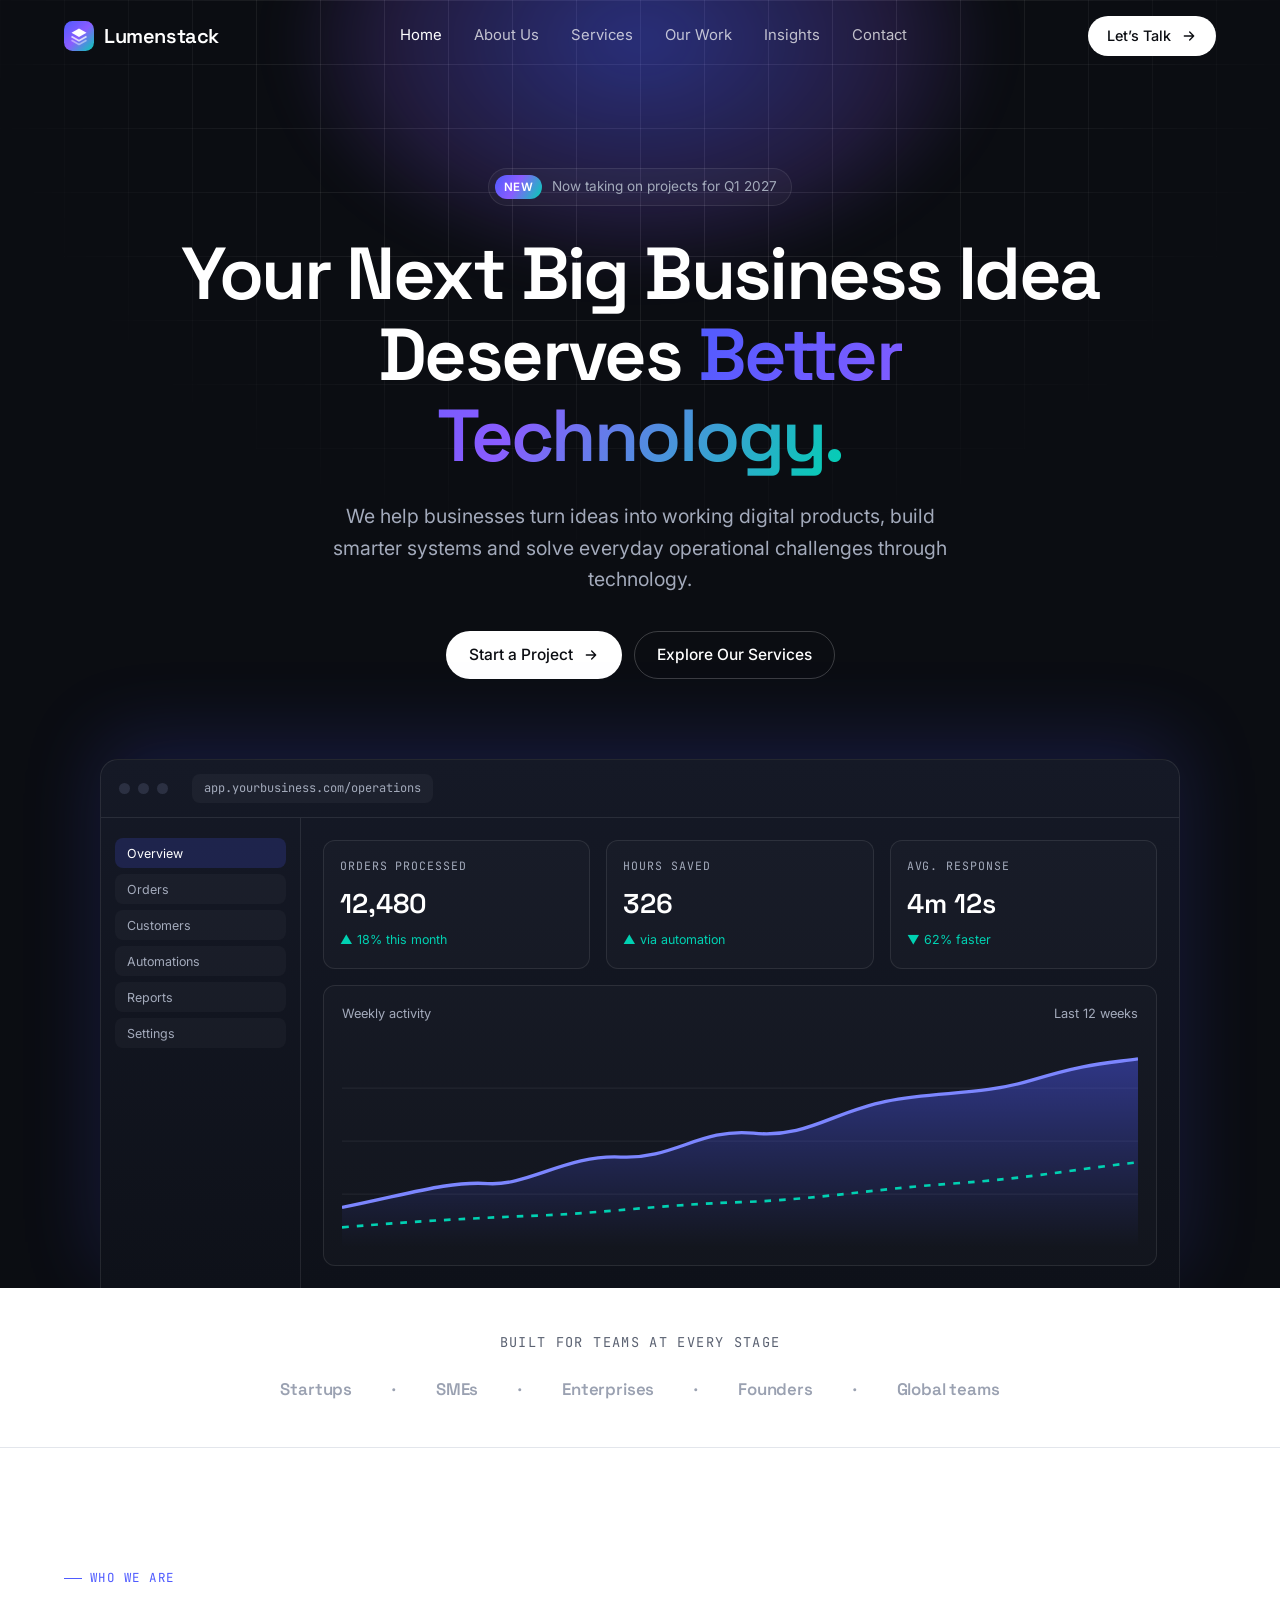
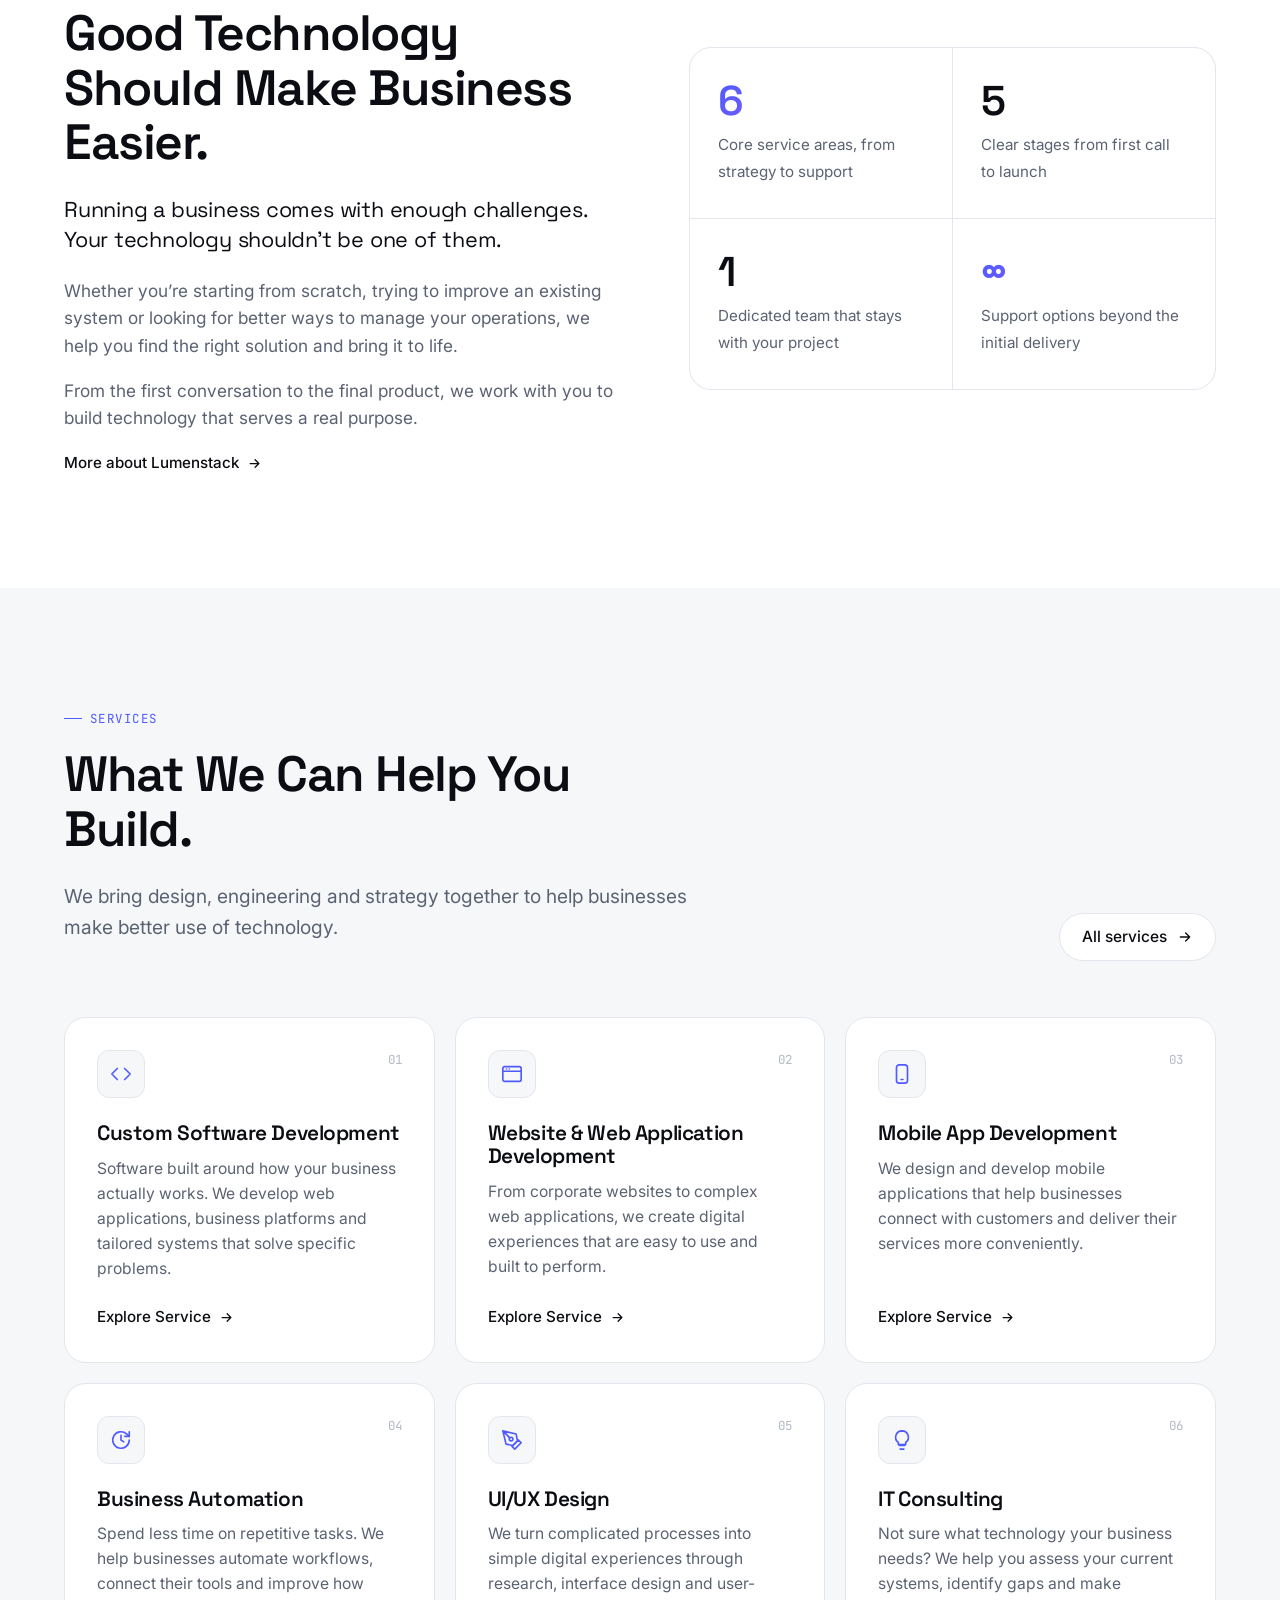
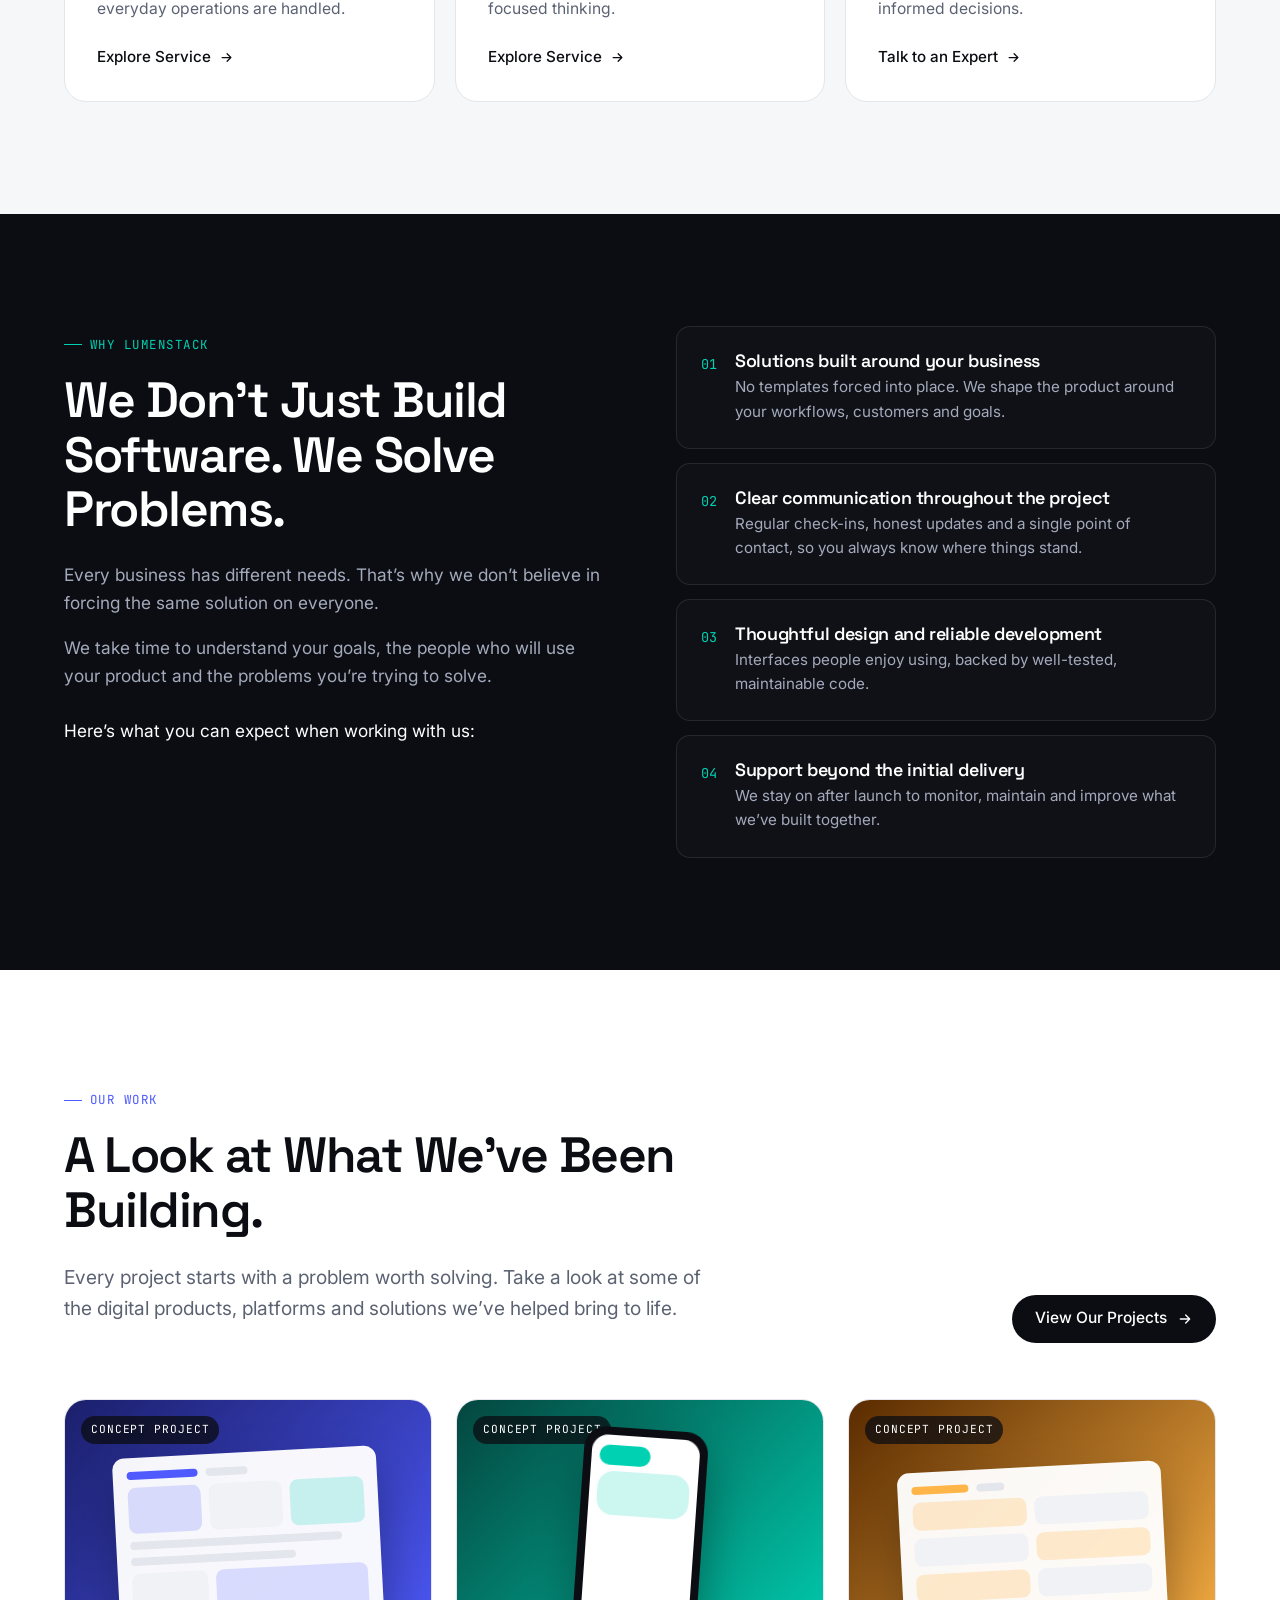
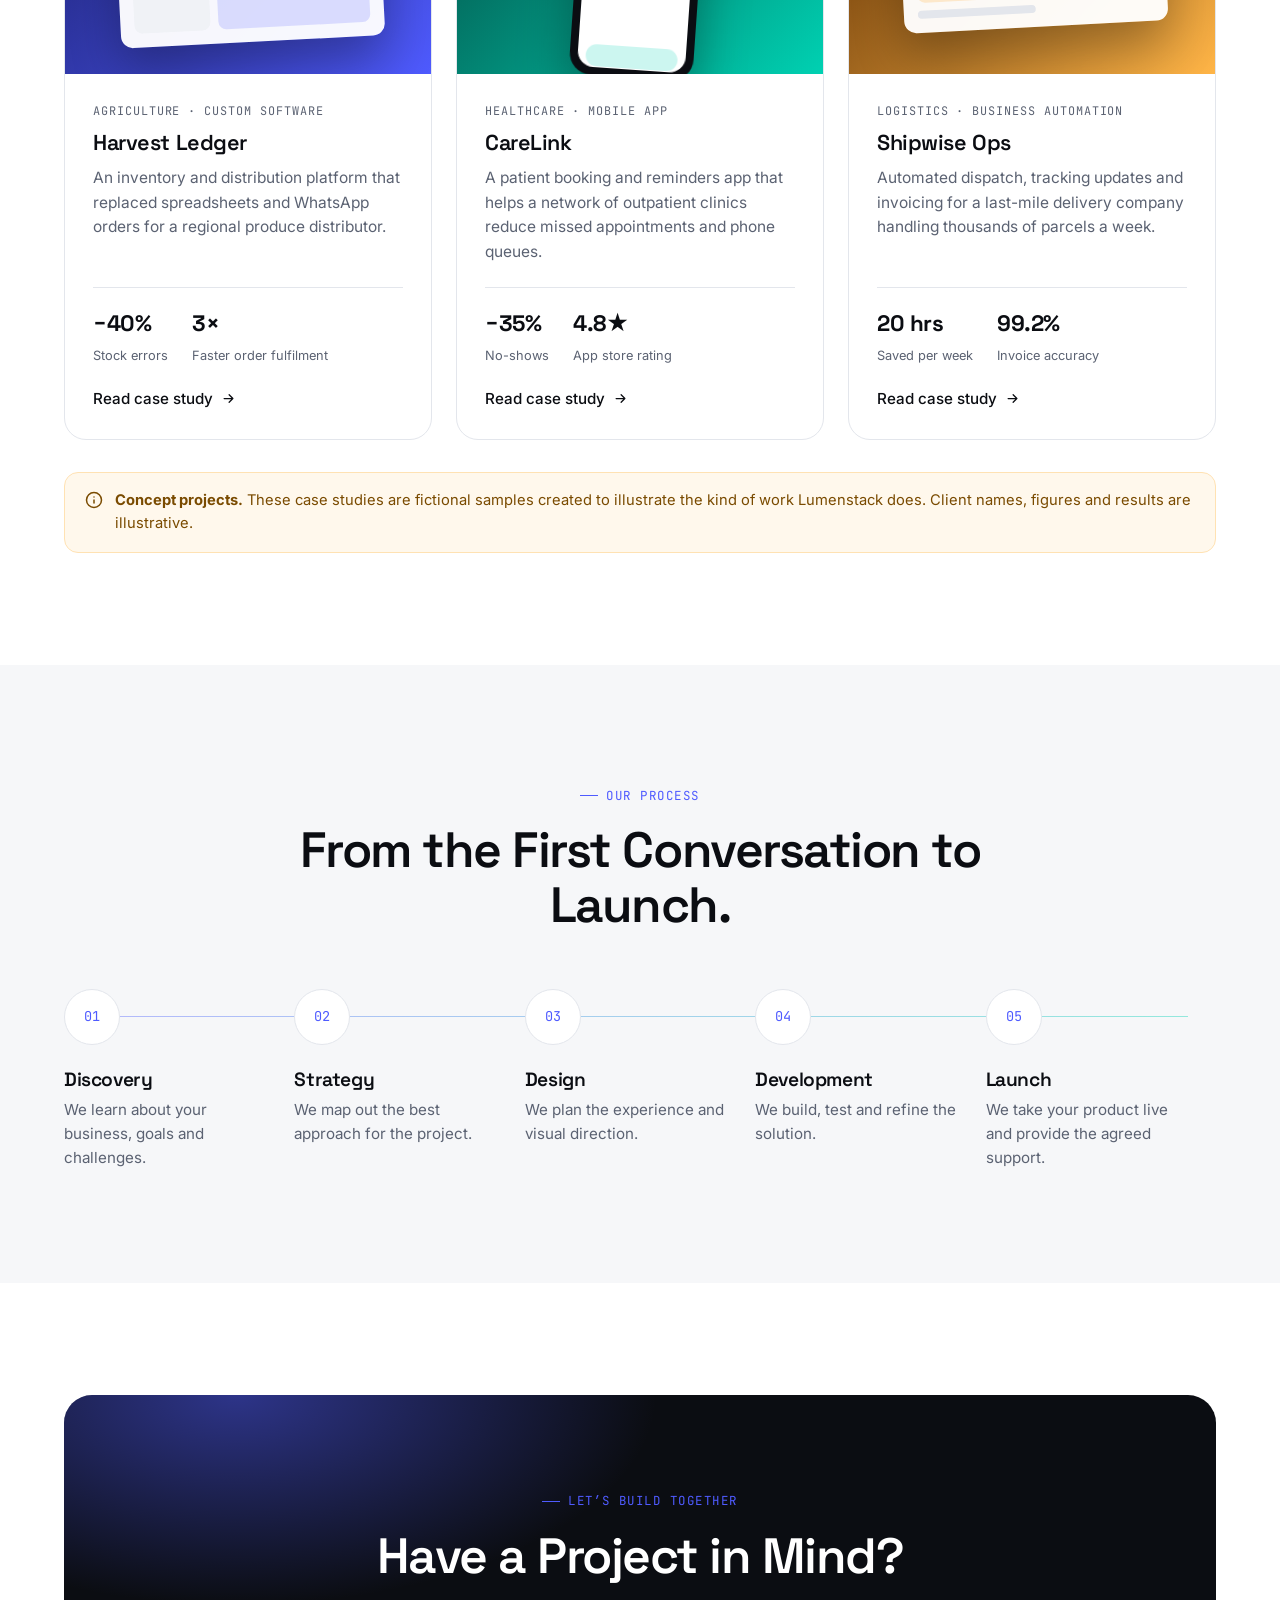
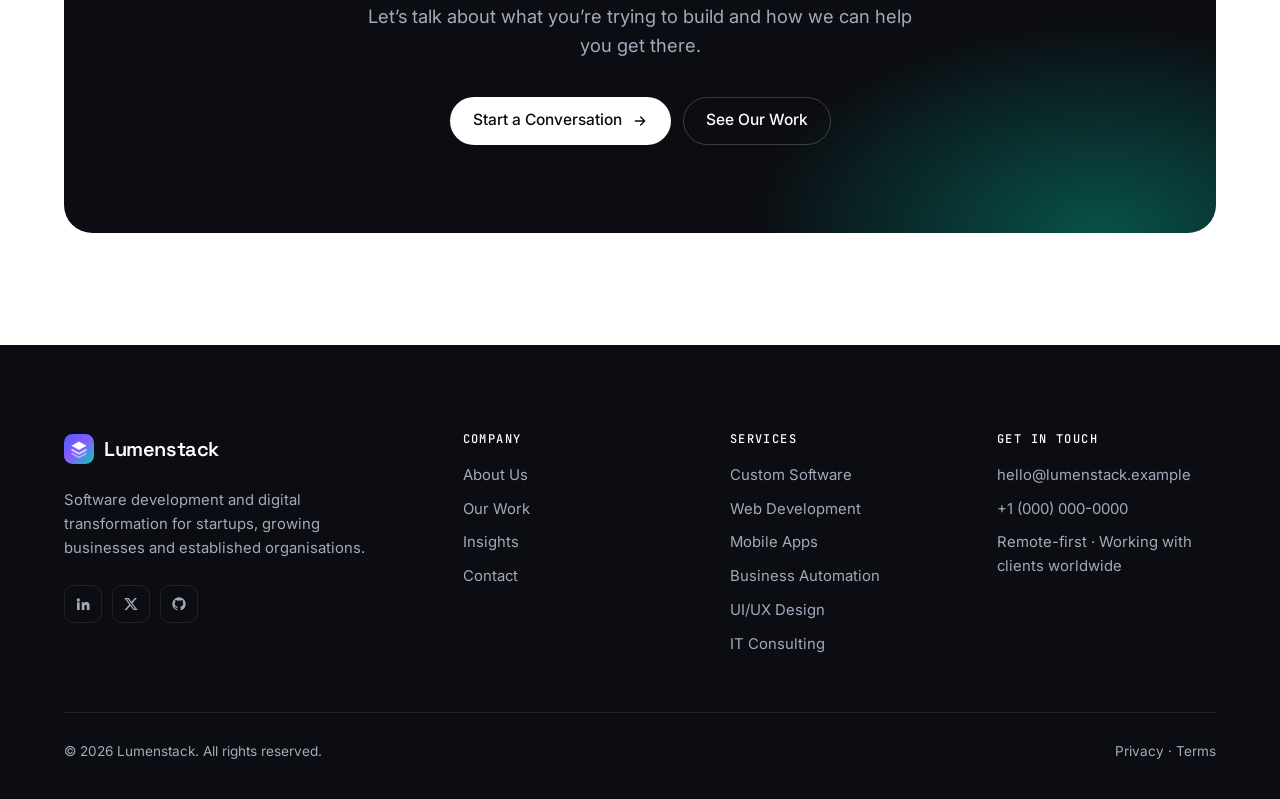
<file: index.html>
<!doctype html>
<html lang="en" class="no-js">
<head>
  <meta charset="utf-8">
  <meta name="viewport" content="width=device-width, initial-scale=1">
  <title>Lumenstack — Software Development & Digital Transformation</title>
  <meta name="description" content="Lumenstack helps businesses turn ideas into working digital products, build smarter systems and solve operational challenges through technology.">
  <meta name="theme-color" content="#0b0d12">
  <link rel="icon" href="assets/img/favicon.svg" type="image/svg+xml">
  <link rel="preconnect" href="https://fonts.googleapis.com">
  <link rel="preconnect" href="https://fonts.gstatic.com" crossorigin>
  <link href="https://fonts.googleapis.com/css2?family=Inter:wght@400;500;600&family=JetBrains+Mono:wght@400;500&family=Space+Grotesk:wght@500;600&display=swap" rel="stylesheet">
  <link rel="stylesheet" href="assets/css/styles.css">
</head>
<body>
  <a class="skip-link" href="#main">Skip to content</a>
  <header class="site-header">
    <div class="container nav">
      <a class="logo" href="index.html" aria-label="Lumenstack home">
        <svg class="logo-mark" viewBox="0 0 32 32" fill="none" aria-hidden="true">
          <defs>
            <linearGradient id="lg" x1="0" y1="0" x2="32" y2="32" gradientUnits="userSpaceOnUse">
              <stop stop-color="#4F5BFF"/><stop offset=".5" stop-color="#8A5CFF"/><stop offset="1" stop-color="#00D1B2"/>
            </linearGradient>
          </defs>
          <rect width="32" height="32" rx="9" fill="url(#lg)"/>
          <path d="M8 12.5 16 8l8 4.5-8 4.5-8-4.5Z" fill="#fff"/>
          <path d="m8 16.5 8 4.5 8-4.5" stroke="#fff" stroke-width="1.8" stroke-linejoin="round" opacity=".75"/>
          <path d="m8 20.5 8 4.5 8-4.5" stroke="#fff" stroke-width="1.8" stroke-linejoin="round" opacity=".45"/>
        </svg>
        Lumenstack
      </a>
      <ul class="nav-links">
        <li><a href="index.html" aria-current="page">Home</a></li>
        <li><a href="about.html">About Us</a></li>
        <li><a href="services.html">Services</a></li>
        <li><a href="work.html">Our Work</a></li>
        <li><a href="insights.html">Insights</a></li>
        <li><a href="contact.html">Contact</a></li>
        <li class="mobile-cta"><a class="btn btn--primary" href="contact.html">Let’s Talk</a></li>
      </ul>
      <div class="nav-cta">
        <a class="btn btn--primary btn--sm" href="contact.html">Let’s Talk
          <svg viewBox="0 0 24 24" fill="none" stroke="currentColor" stroke-width="2" stroke-linecap="round" stroke-linejoin="round"><path d="M5 12h14M13 6l6 6-6 6"/></svg>
        </a>
        <button class="nav-toggle" aria-label="Open menu" aria-expanded="false"><span></span></button>
      </div>
    </div>
  </header>
  <main id="main">
    <!-- Hero -->
    <section class="hero">
      <div class="container">
        <div class="hero-inner">
          <div class="pill reveal"><b>NEW</b> Now taking on projects for Q1 2027</div>
          <h1 class="reveal">Your Next Big Business Idea Deserves <span class="grad-text">Better Technology.</span></h1>
          <p class="lead reveal">We help businesses turn ideas into working digital products, build smarter systems and solve everyday operational challenges through technology.</p>
          <div class="hero-actions reveal">
            <a class="btn btn--primary" href="contact.html">Start a Project
              <svg viewBox="0 0 24 24" fill="none" stroke="currentColor" stroke-width="2" stroke-linecap="round" stroke-linejoin="round"><path d="M5 12h14M13 6l6 6-6 6"/></svg>
            </a>
            <a class="btn btn--ghost" href="services.html">Explore Our Services</a>
          </div>
        </div>

        <div class="hero-visual reveal" aria-hidden="true">
          <div class="window-bar"><i></i><i></i><i></i><span class="url">app.yourbusiness.com/operations</span></div>
          <div class="dash">
            <div class="dash-side">
              <span class="active">Overview</span>
              <span>Orders</span>
              <span>Customers</span>
              <span>Automations</span>
              <span>Reports</span>
              <span>Settings</span>
            </div>
            <div class="dash-main">
              <div class="kpi"><small>Orders processed</small><strong>12,480</strong><em>▲ 18% this month</em></div>
              <div class="kpi"><small>Hours saved</small><strong>326</strong><em>▲ via automation</em></div>
              <div class="kpi"><small>Avg. response</small><strong>4m 12s</strong><em>▼ 62% faster</em></div>
              <div class="chart-card">
                <header><span>Weekly activity</span><span>Last 12 weeks</span></header>
                <svg viewBox="0 0 600 160" preserveAspectRatio="none">
                  <defs>
                    <linearGradient id="area" x1="0" y1="0" x2="0" y2="1">
                      <stop offset="0" stop-color="#4F5BFF" stop-opacity=".45"/>
                      <stop offset="1" stop-color="#4F5BFF" stop-opacity="0"/>
                    </linearGradient>
                  </defs>
                  <g stroke="rgba(255,255,255,.06)"><path d="M0 40h600M0 80h600M0 120h600"/></g>
                  <path d="M0 130 C50 120 80 110 110 112 S170 90 210 92 S270 70 310 74 S370 58 410 50 S480 46 520 34 S570 22 600 18 V160 H0Z" fill="url(#area)"/>
                  <path d="M0 130 C50 120 80 110 110 112 S170 90 210 92 S270 70 310 74 S370 58 410 50 S480 46 520 34 S570 22 600 18" fill="none" stroke="#7C86FF" stroke-width="2.5"/>
                  <path d="M0 145 C60 140 100 138 150 136 S240 128 300 126 S400 116 460 112 S560 100 600 96" fill="none" stroke="#00D1B2" stroke-width="2" stroke-dasharray="5 6"/>
                </svg>
              </div>
            </div>
          </div>
        </div>
      </div>
    </section>

    <!-- Trust strip -->
    <section class="trust">
      <div class="container">
        <p>Built for teams at every stage</p>
        <div class="trust-row">
          <span>Startups</span><span>·</span><span>SMEs</span><span>·</span><span>Enterprises</span><span>·</span><span>Founders</span><span>·</span><span>Global teams</span>
        </div>
      </div>
    </section>

    <!-- Intro -->
    <section class="section">
      <div class="container intro-grid">
        <div class="reveal">
          <span class="eyebrow">Who we are</span>
          <h2>Good Technology Should Make Business Easier.</h2>
          <p class="big">Running a business comes with enough challenges. Your technology shouldn’t be one of them.</p>
          <p>Whether you’re starting from scratch, trying to improve an existing system or looking for better ways to manage your operations, we help you find the right solution and bring it to life.</p>
          <p>From the first conversation to the final product, we work with you to build technology that serves a real purpose.</p>
          <a class="link-arrow" href="about.html">More about Lumenstack
            <svg viewBox="0 0 24 24" fill="none" stroke="currentColor" stroke-width="2" stroke-linecap="round" stroke-linejoin="round"><path d="M5 12h14M13 6l6 6-6 6"/></svg>
          </a>
        </div>
        <div class="stats reveal">
          <div class="stat"><strong class="grad-text">6</strong><span>Core service areas, from strategy to support</span></div>
          <div class="stat"><strong>5</strong><span>Clear stages from first call to launch</span></div>
          <div class="stat"><strong>1</strong><span>Dedicated team that stays with your project</span></div>
          <div class="stat"><strong class="grad-text">∞</strong><span>Support options beyond the initial delivery</span></div>
        </div>
      </div>
    </section>

    <!-- Services -->
    <section class="section section--alt">
      <div class="container">
        <div class="section-head section-head--split reveal">
          <div>
            <span class="eyebrow">Services</span>
            <h2>What We Can Help You Build.</h2>
            <p class="lead">We bring design, engineering and strategy together to help businesses make better use of technology.</p>
          </div>
          <a class="btn btn--outline" href="services.html">All services
            <svg viewBox="0 0 24 24" fill="none" stroke="currentColor" stroke-width="2" stroke-linecap="round" stroke-linejoin="round"><path d="M5 12h14M13 6l6 6-6 6"/></svg>
          </a>
        </div>
        <div class="services-grid">
          <article class="service-card reveal">
            <span class="num">01</span>
            <div class="icon"><svg viewBox="0 0 24 24" fill="none" stroke="currentColor" stroke-width="1.8" stroke-linecap="round" stroke-linejoin="round"><path d="m16 18 6-6-6-6M8 6l-6 6 6 6"/></svg></div>
            <h3>Custom Software Development</h3>
            <p>Software built around how your business actually works. We develop web applications, business platforms and tailored systems that solve specific problems.</p>
            <a class="link-arrow" href="software-development.html">Explore Service <svg viewBox="0 0 24 24" fill="none" stroke="currentColor" stroke-width="2" stroke-linecap="round" stroke-linejoin="round"><path d="M5 12h14M13 6l6 6-6 6"/></svg></a>
          </article>
          <article class="service-card reveal">
            <span class="num">02</span>
            <div class="icon"><svg viewBox="0 0 24 24" fill="none" stroke="currentColor" stroke-width="1.8" stroke-linecap="round" stroke-linejoin="round"><rect x="2" y="4" width="20" height="16" rx="2"/><path d="M2 9h20M6 6.5h.01M9 6.5h.01"/></svg></div>
            <h3>Website &amp; Web Application Development</h3>
            <p>From corporate websites to complex web applications, we create digital experiences that are easy to use and built to perform.</p>
            <a class="link-arrow" href="services.html#web">Explore Service <svg viewBox="0 0 24 24" fill="none" stroke="currentColor" stroke-width="2" stroke-linecap="round" stroke-linejoin="round"><path d="M5 12h14M13 6l6 6-6 6"/></svg></a>
          </article>
          <article class="service-card reveal">
            <span class="num">03</span>
            <div class="icon"><svg viewBox="0 0 24 24" fill="none" stroke="currentColor" stroke-width="1.8" stroke-linecap="round" stroke-linejoin="round"><rect x="6" y="2" width="12" height="20" rx="3"/><path d="M11 18h2"/></svg></div>
            <h3>Mobile App Development</h3>
            <p>We design and develop mobile applications that help businesses connect with customers and deliver their services more conveniently.</p>
            <a class="link-arrow" href="services.html#mobile">Explore Service <svg viewBox="0 0 24 24" fill="none" stroke="currentColor" stroke-width="2" stroke-linecap="round" stroke-linejoin="round"><path d="M5 12h14M13 6l6 6-6 6"/></svg></a>
          </article>
          <article class="service-card reveal">
            <span class="num">04</span>
            <div class="icon"><svg viewBox="0 0 24 24" fill="none" stroke="currentColor" stroke-width="1.8" stroke-linecap="round" stroke-linejoin="round"><path d="M21 12a9 9 0 1 1-3-6.7L21 8"/><path d="M21 3v5h-5M12 7v5l3 2"/></svg></div>
            <h3>Business Automation</h3>
            <p>Spend less time on repetitive tasks. We help businesses automate workflows, connect their tools and improve how everyday operations are handled.</p>
            <a class="link-arrow" href="services.html#automation">Explore Service <svg viewBox="0 0 24 24" fill="none" stroke="currentColor" stroke-width="2" stroke-linecap="round" stroke-linejoin="round"><path d="M5 12h14M13 6l6 6-6 6"/></svg></a>
          </article>
          <article class="service-card reveal">
            <span class="num">05</span>
            <div class="icon"><svg viewBox="0 0 24 24" fill="none" stroke="currentColor" stroke-width="1.8" stroke-linecap="round" stroke-linejoin="round"><path d="M12 19l7-7 3 3-7 7-3-3Z"/><path d="m18 13-1.5-7.5L2 2l3.5 14.5L13 18l5-5ZM2 2l7.6 7.6"/><circle cx="11" cy="11" r="2"/></svg></div>
            <h3>UI/UX Design</h3>
            <p>We turn complicated processes into simple digital experiences through research, interface design and user-focused thinking.</p>
            <a class="link-arrow" href="services.html#design">Explore Service <svg viewBox="0 0 24 24" fill="none" stroke="currentColor" stroke-width="2" stroke-linecap="round" stroke-linejoin="round"><path d="M5 12h14M13 6l6 6-6 6"/></svg></a>
          </article>
          <article class="service-card reveal">
            <span class="num">06</span>
            <div class="icon"><svg viewBox="0 0 24 24" fill="none" stroke="currentColor" stroke-width="1.8" stroke-linecap="round" stroke-linejoin="round"><path d="M9 18h6M10 22h4M12 2a7 7 0 0 0-4 12.7V17h8v-2.3A7 7 0 0 0 12 2Z"/></svg></div>
            <h3>IT Consulting</h3>
            <p>Not sure what technology your business needs? We help you assess your current systems, identify gaps and make informed decisions.</p>
            <a class="link-arrow" href="contact.html?service=consulting">Talk to an Expert <svg viewBox="0 0 24 24" fill="none" stroke="currentColor" stroke-width="2" stroke-linecap="round" stroke-linejoin="round"><path d="M5 12h14M13 6l6 6-6 6"/></svg></a>
          </article>
        </div>
      </div>
    </section>

    <!-- Why choose us -->
    <section class="section section--dark">
      <div class="container why-grid">
        <div class="reveal">
          <span class="eyebrow">Why Lumenstack</span>
          <h2>We Don’t Just Build Software. We Solve Problems.</h2>
          <p>Every business has different needs. That’s why we don’t believe in forcing the same solution on everyone.</p>
          <p>We take time to understand your goals, the people who will use your product and the problems you’re trying to solve.</p>
          <p style="color:#fff;margin-top:28px">Here’s what you can expect when working with us:</p>
        </div>
        <div class="promise-list">
          <div class="promise reveal"><span class="n">01</span><div><h3>Solutions built around your business</h3><p>No templates forced into place. We shape the product around your workflows, customers and goals.</p></div></div>
          <div class="promise reveal"><span class="n">02</span><div><h3>Clear communication throughout the project</h3><p>Regular check-ins, honest updates and a single point of contact, so you always know where things stand.</p></div></div>
          <div class="promise reveal"><span class="n">03</span><div><h3>Thoughtful design and reliable development</h3><p>Interfaces people enjoy using, backed by well-tested, maintainable code.</p></div></div>
          <div class="promise reveal"><span class="n">04</span><div><h3>Support beyond the initial delivery</h3><p>We stay on after launch to monitor, maintain and improve what we’ve built together.</p></div></div>
        </div>
      </div>
    </section>

    <!-- Our work -->
    <section class="section">
      <div class="container">
        <div class="section-head section-head--split reveal">
          <div>
            <span class="eyebrow">Our Work</span>
            <h2>A Look at What We’ve Been Building.</h2>
            <p class="lead">Every project starts with a problem worth solving. Take a look at some of the digital products, platforms and solutions we’ve helped bring to life.</p>
          </div>
          <a class="btn btn--dark" href="work.html">View Our Projects
            <svg viewBox="0 0 24 24" fill="none" stroke="currentColor" stroke-width="2" stroke-linecap="round" stroke-linejoin="round"><path d="M5 12h14M13 6l6 6-6 6"/></svg>
          </a>
        </div>
        <div class="work-grid">
          <article class="case-card reveal">
            <div class="case-cover case-cover--a">
              <span class="badge">Concept project</span>
              <div class="mock" aria-hidden="true">
                <div class="mock-row"><div class="mock-bar" style="width:30%;background:#4f5bff"></div><div class="mock-bar" style="width:18%"></div></div>
                <div class="mock-row"><div class="mock-block c1"></div><div class="mock-block"></div><div class="mock-block c2"></div></div>
                <div class="mock-bar" style="width:90%"></div>
                <div class="mock-bar" style="width:70%"></div>
                <div class="mock-row"><div class="mock-block" style="height:60px"></div><div class="mock-block c1" style="height:60px;flex:2"></div></div>
              </div>
            </div>
            <div class="case-body">
              <div class="case-meta">Agriculture · Custom Software</div>
              <h3>Harvest Ledger</h3>
              <p>An inventory and distribution platform that replaced spreadsheets and WhatsApp orders for a regional produce distributor.</p>
              <div class="case-results">
                <div><strong>−40%</strong><span>Stock errors</span></div>
                <div><strong>3×</strong><span>Faster order fulfilment</span></div>
              </div>
              <a class="link-arrow" href="work.html#harvest-ledger">Read case study <svg viewBox="0 0 24 24" fill="none" stroke="currentColor" stroke-width="2" stroke-linecap="round" stroke-linejoin="round"><path d="M5 12h14M13 6l6 6-6 6"/></svg></a>
            </div>
          </article>
          <article class="case-card reveal">
            <div class="case-cover case-cover--b">
              <span class="badge">Concept project</span>
              <div class="mock-phone" aria-hidden="true">
                <div>
                  <div class="mock-bar" style="width:55%;background:#00d1b2"></div>
                  <div class="mock-block c2" style="height:44px"></div>
                  <div class="mock-bar" style="width:80%"></div>
                  <div class="mock-bar" style="width:60%"></div>
                  <div class="mock-block" style="height:30px"></div>
                  <div class="mock-block" style="height:30px"></div>
                  <div class="mock-block c2" style="height:22px;border-radius:999px"></div>
                </div>
              </div>
            </div>
            <div class="case-body">
              <div class="case-meta">Healthcare · Mobile App</div>
              <h3>CareLink</h3>
              <p>A patient booking and reminders app that helps a network of outpatient clinics reduce missed appointments and phone queues.</p>
              <div class="case-results">
                <div><strong>−35%</strong><span>No-shows</span></div>
                <div><strong>4.8★</strong><span>App store rating</span></div>
              </div>
              <a class="link-arrow" href="work.html#carelink">Read case study <svg viewBox="0 0 24 24" fill="none" stroke="currentColor" stroke-width="2" stroke-linecap="round" stroke-linejoin="round"><path d="M5 12h14M13 6l6 6-6 6"/></svg></a>
            </div>
          </article>
          <article class="case-card reveal">
            <div class="case-cover case-cover--c">
              <span class="badge">Concept project</span>
              <div class="mock" aria-hidden="true">
                <div class="mock-row"><div class="mock-bar" style="width:24%;background:#ffb547"></div><div class="mock-bar" style="width:12%"></div></div>
                <div class="mock-row"><div class="mock-block c3" style="height:28px"></div><div class="mock-block" style="height:28px"></div></div>
                <div class="mock-row"><div class="mock-block" style="height:28px"></div><div class="mock-block c3" style="height:28px"></div></div>
                <div class="mock-row"><div class="mock-block c3" style="height:28px"></div><div class="mock-block" style="height:28px"></div></div>
                <div class="mock-bar" style="width:50%"></div>
              </div>
            </div>
            <div class="case-body">
              <div class="case-meta">Logistics · Business Automation</div>
              <h3>Shipwise Ops</h3>
              <p>Automated dispatch, tracking updates and invoicing for a last-mile delivery company handling thousands of parcels a week.</p>
              <div class="case-results">
                <div><strong>20 hrs</strong><span>Saved per week</span></div>
                <div><strong>99.2%</strong><span>Invoice accuracy</span></div>
              </div>
              <a class="link-arrow" href="work.html#shipwise-ops">Read case study <svg viewBox="0 0 24 24" fill="none" stroke="currentColor" stroke-width="2" stroke-linecap="round" stroke-linejoin="round"><path d="M5 12h14M13 6l6 6-6 6"/></svg></a>
            </div>
          </article>

        </div>
        <div class="concept-note reveal">
          <svg viewBox="0 0 24 24" fill="none" stroke="currentColor" stroke-width="2" stroke-linecap="round" stroke-linejoin="round"><circle cx="12" cy="12" r="10"/><path d="M12 16v-4M12 8h.01"/></svg>
          <span><strong>Concept projects.</strong> These case studies are fictional samples created to illustrate the kind of work Lumenstack does. Client names, figures and results are illustrative.</span>
        </div>
      </div>
    </section>

    <!-- Process -->
    <section class="section section--alt">
      <div class="container">
        <div class="section-head section-head--center reveal">
          <span class="eyebrow">Our Process</span>
          <h2>From the First Conversation to Launch.</h2>
        </div>
        <div class="process">
          <div class="step reveal"><div class="dot">01</div><h3>Discovery</h3><p>We learn about your business, goals and challenges.</p></div>
          <div class="step reveal"><div class="dot">02</div><h3>Strategy</h3><p>We map out the best approach for the project.</p></div>
          <div class="step reveal"><div class="dot">03</div><h3>Design</h3><p>We plan the experience and visual direction.</p></div>
          <div class="step reveal"><div class="dot">04</div><h3>Development</h3><p>We build, test and refine the solution.</p></div>
          <div class="step reveal"><div class="dot">05</div><h3>Launch</h3><p>We take your product live and provide the agreed support.</p></div>
        </div>
      </div>
    </section>

    <section class="section">
      <div class="container">
        <div class="cta-band reveal">
          <span class="eyebrow">Let’s build together</span>
          <h2>Have a Project in Mind?</h2>
          <p>Let’s talk about what you’re trying to build and how we can help you get there.</p>
          <div class="hero-actions">
            <a class="btn btn--primary" href="contact.html">Start a Conversation
              <svg viewBox="0 0 24 24" fill="none" stroke="currentColor" stroke-width="2" stroke-linecap="round" stroke-linejoin="round"><path d="M5 12h14M13 6l6 6-6 6"/></svg>
            </a>
            <a class="btn btn--ghost" href="work.html">See Our Work</a>
          </div>
        </div>
      </div>
    </section>

  </main>
  <footer class="site-footer">
    <div class="container">
      <div class="footer-top">
        <div class="footer-brand">
          <a class="logo" href="index.html" aria-label="Lumenstack home">
            <svg class="logo-mark" viewBox="0 0 32 32" fill="none" aria-hidden="true">
              <defs>
                <linearGradient id="lgf" x1="0" y1="0" x2="32" y2="32" gradientUnits="userSpaceOnUse">
                  <stop stop-color="#4F5BFF"/><stop offset=".5" stop-color="#8A5CFF"/><stop offset="1" stop-color="#00D1B2"/>
                </linearGradient>
              </defs>
              <rect width="32" height="32" rx="9" fill="url(#lgf)"/>
              <path d="M8 12.5 16 8l8 4.5-8 4.5-8-4.5Z" fill="#fff"/>
              <path d="m8 16.5 8 4.5 8-4.5" stroke="#fff" stroke-width="1.8" stroke-linejoin="round" opacity=".75"/>
              <path d="m8 20.5 8 4.5 8-4.5" stroke="#fff" stroke-width="1.8" stroke-linejoin="round" opacity=".45"/>
            </svg>
            Lumenstack
          </a>
          <p>Software development and digital transformation for startups, growing businesses and established organisations.</p>
          <div class="socials">
            <a href="#" aria-label="LinkedIn"><svg viewBox="0 0 24 24" fill="currentColor"><path d="M4.98 3.5a2.5 2.5 0 1 1 0 5 2.5 2.5 0 0 1 0-5ZM3 9.5h4V21H3V9.5Zm6.5 0h3.8v1.6h.1c.5-1 1.8-2 3.7-2 4 0 4.7 2.6 4.7 6V21h-4v-5.1c0-1.2 0-2.8-1.7-2.8s-2 1.3-2 2.7V21h-4V9.5Z"/></svg></a>
            <a href="#" aria-label="X"><svg viewBox="0 0 24 24" fill="currentColor"><path d="M17.8 3h3.1l-6.8 7.7L22 21h-6.2l-4.9-6.3L5.3 21H2.2l7.2-8.3L2 3h6.4l4.4 5.8L17.8 3Zm-1.1 16.2h1.7L7.4 4.7H5.6l11.1 14.5Z"/></svg></a>
            <a href="#" aria-label="GitHub"><svg viewBox="0 0 24 24" fill="currentColor"><path d="M12 2a10 10 0 0 0-3.2 19.5c.5.1.7-.2.7-.5v-1.7c-2.8.6-3.4-1.3-3.4-1.3-.4-1.2-1.1-1.5-1.1-1.5-.9-.6.1-.6.1-.6 1 .1 1.5 1 1.5 1 .9 1.6 2.4 1.1 3 .9.1-.7.4-1.1.6-1.4-2.2-.3-4.6-1.1-4.6-5 0-1.1.4-2 1-2.7-.1-.3-.4-1.3.1-2.7 0 0 .8-.3 2.8 1a9.6 9.6 0 0 1 5 0c1.9-1.3 2.8-1 2.8-1 .5 1.4.2 2.4.1 2.7.6.7 1 1.6 1 2.7 0 3.9-2.4 4.7-4.6 5 .4.3.7.9.7 1.9V21c0 .3.2.6.7.5A10 10 0 0 0 12 2Z"/></svg></a>
          </div>
        </div>
        <div>
          <h4>Company</h4>
          <ul>
            <li><a href="about.html">About Us</a></li>
            <li><a href="work.html">Our Work</a></li>
            <li><a href="insights.html">Insights</a></li>
            <li><a href="contact.html">Contact</a></li>
          </ul>
        </div>
        <div>
          <h4>Services</h4>
          <ul>
            <li><a href="software-development.html">Custom Software</a></li>
            <li><a href="services.html#web">Web Development</a></li>
            <li><a href="services.html#mobile">Mobile Apps</a></li>
            <li><a href="services.html#automation">Business Automation</a></li>
            <li><a href="services.html#design">UI/UX Design</a></li>
            <li><a href="services.html#consulting">IT Consulting</a></li>
          </ul>
        </div>
        <div>
          <h4>Get in touch</h4>
          <ul>
            <li><a href="mailto:hello@lumenstack.example">hello@lumenstack.example</a></li>
            <li><a href="tel:+10000000000">+1 (000) 000-0000</a></li>
            <li>Remote-first · Working with clients worldwide</li>
          </ul>
        </div>
      </div>
      <div class="footer-bottom">
        <span>© <span data-year>2026</span> Lumenstack. All rights reserved.</span>
        <span><a href="#">Privacy</a> · <a href="#">Terms</a></span>
      </div>
    </div>
  </footer>
  <script src="assets/js/main.js"></script>
</body>
</html>
</file>
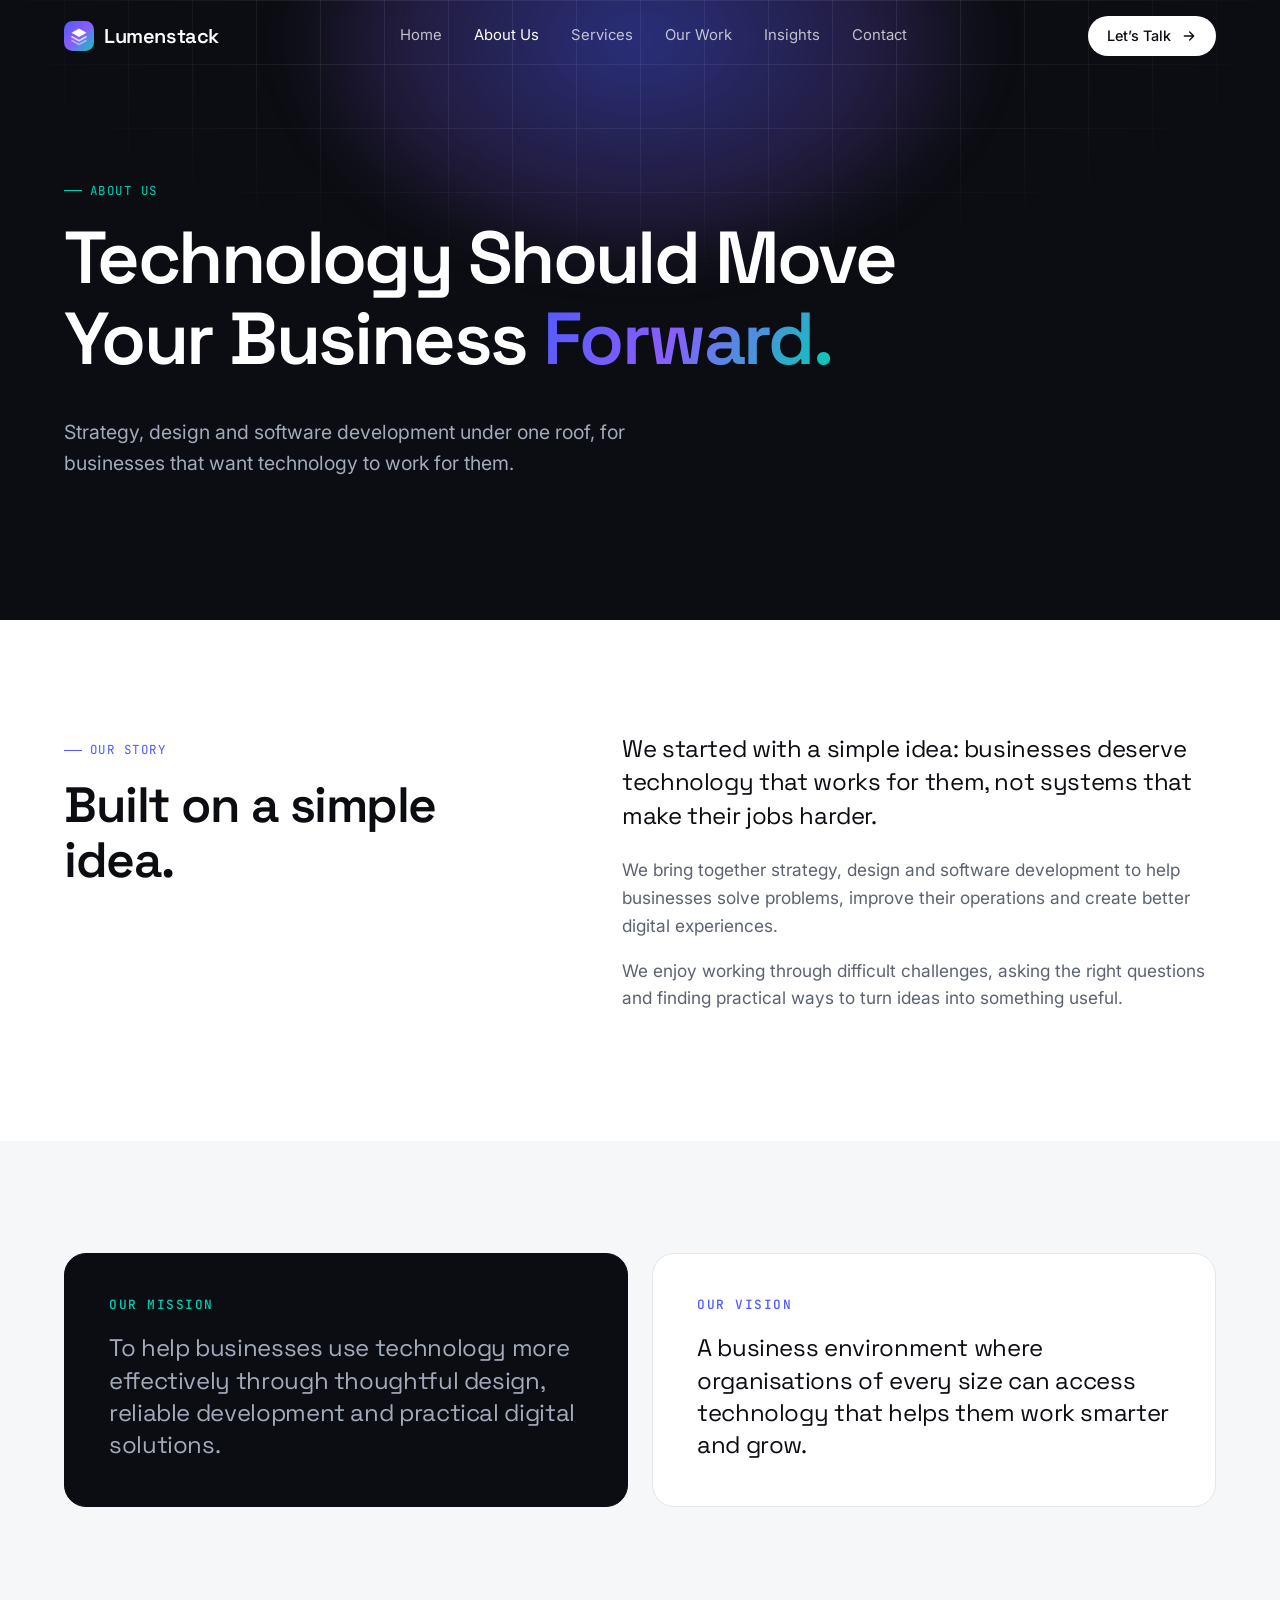
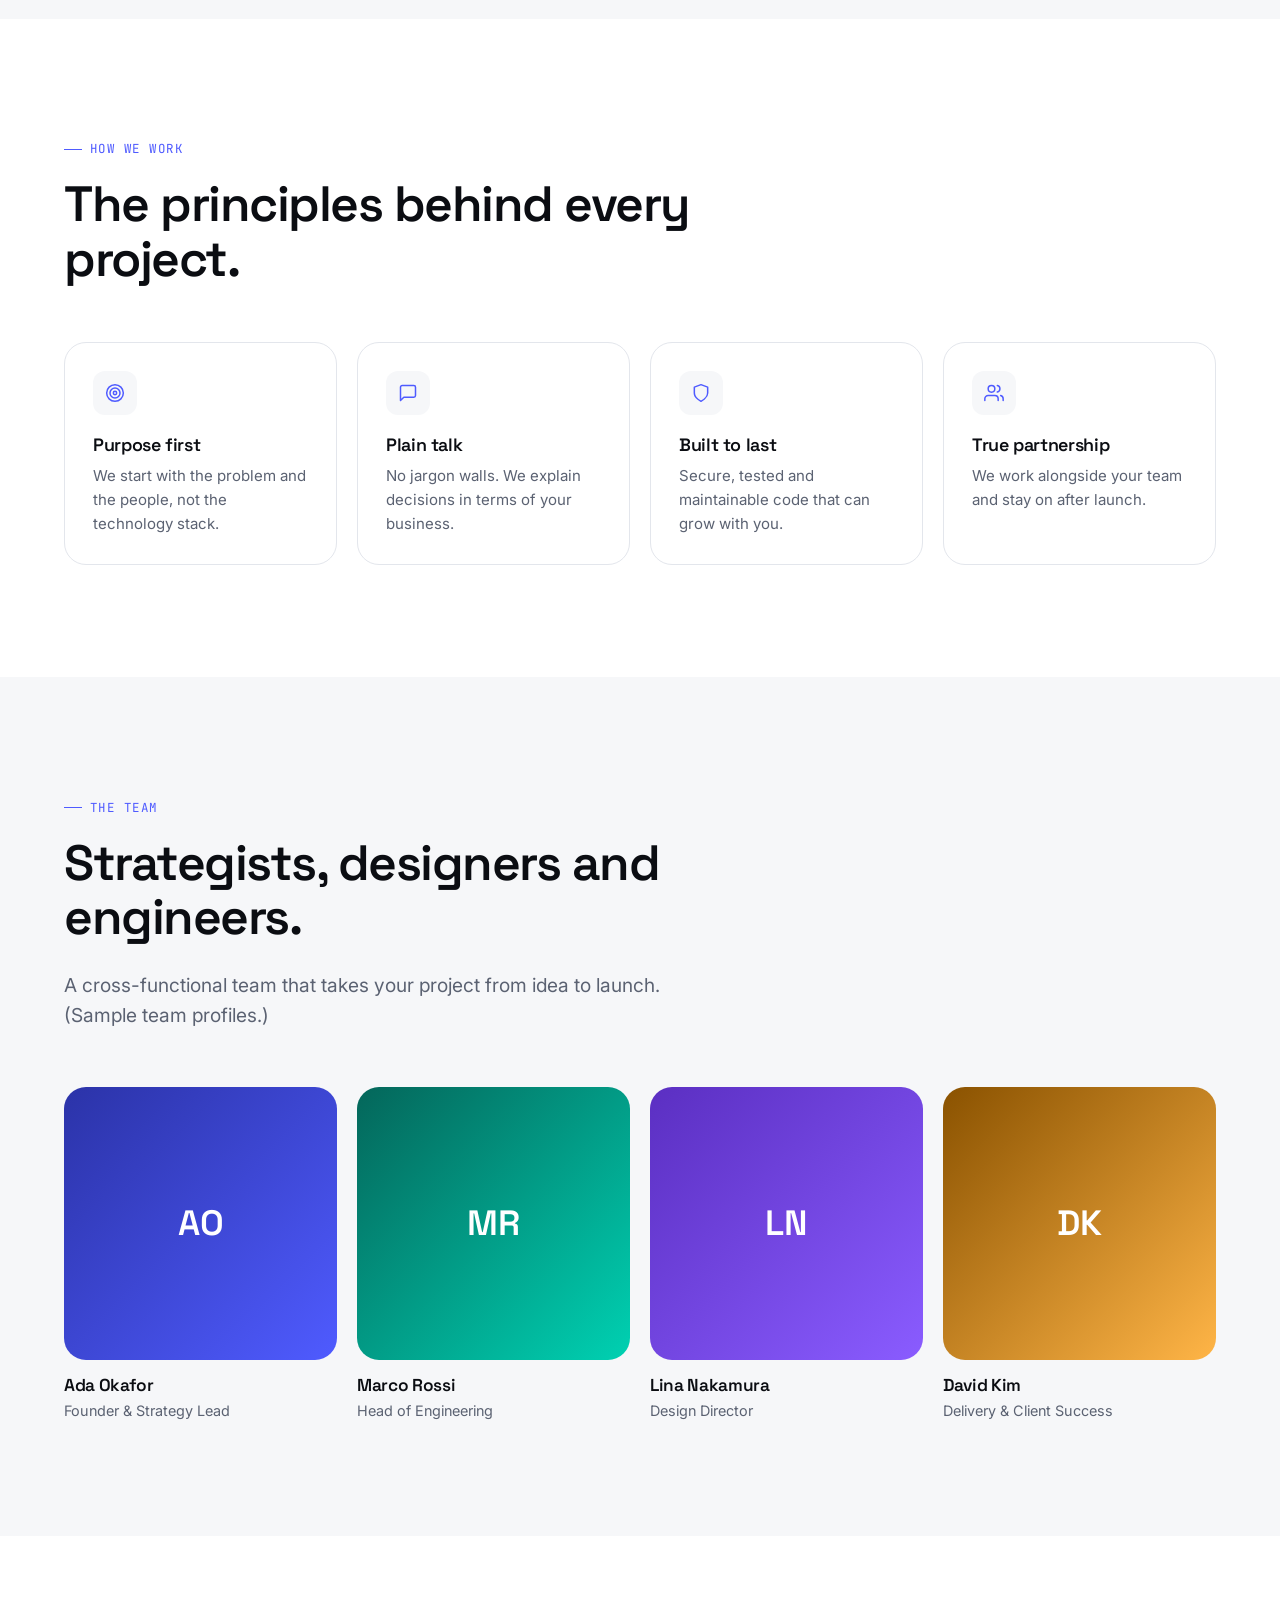
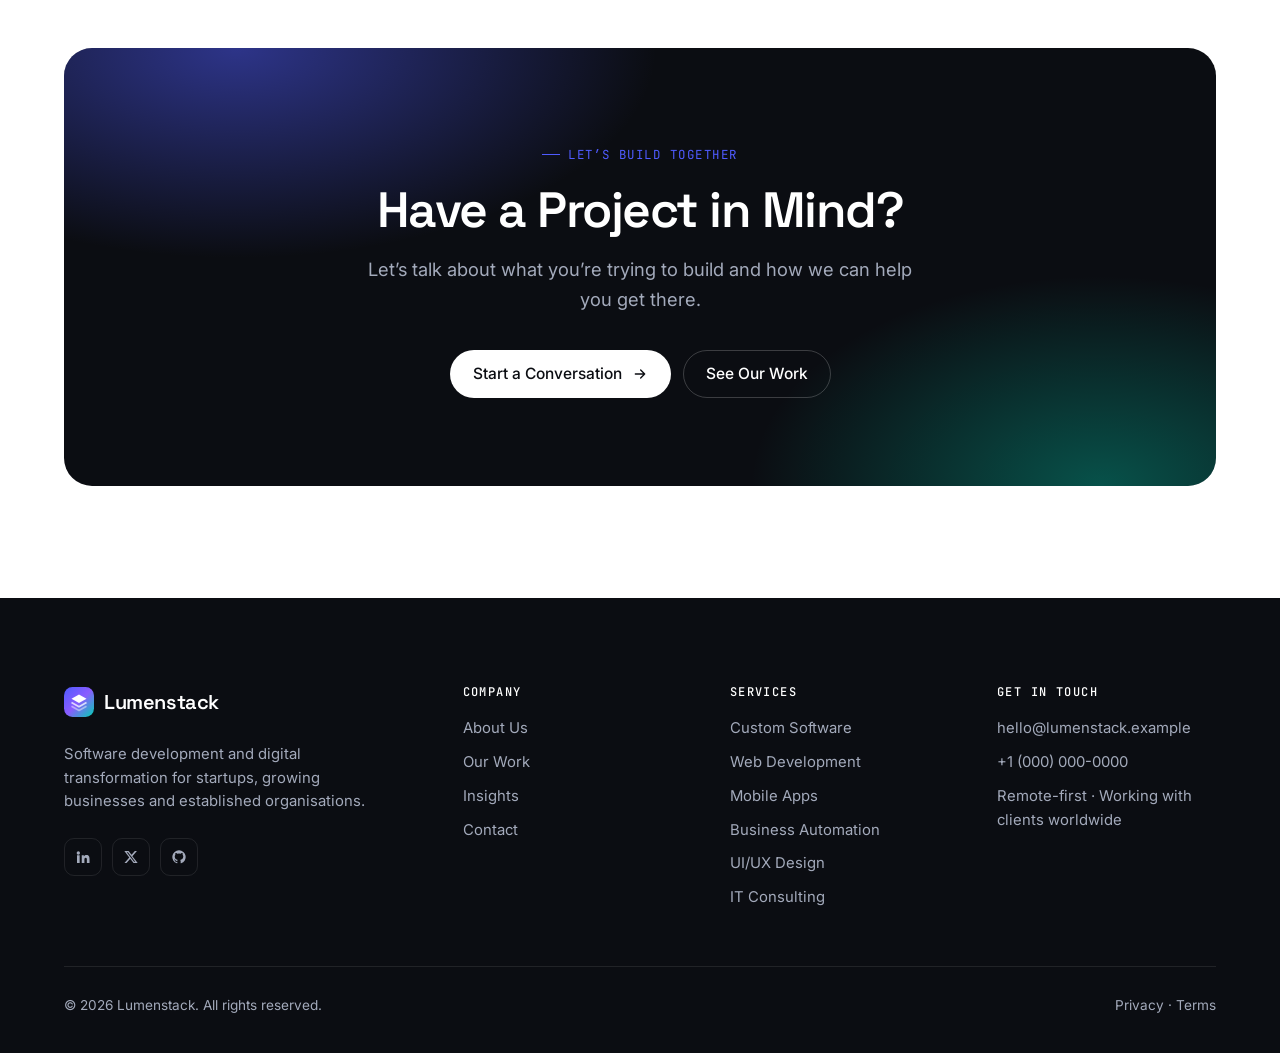
<file: about.html>
<!doctype html>
<html lang="en" class="no-js">
<head>
  <meta charset="utf-8">
  <meta name="viewport" content="width=device-width, initial-scale=1">
  <title>About Us — Lumenstack</title>
  <meta name="description" content="We bring together strategy, design and software development to help businesses use technology more effectively.">
  <meta name="theme-color" content="#0b0d12">
  <link rel="icon" href="assets/img/favicon.svg" type="image/svg+xml">
  <link rel="preconnect" href="https://fonts.googleapis.com">
  <link rel="preconnect" href="https://fonts.gstatic.com" crossorigin>
  <link href="https://fonts.googleapis.com/css2?family=Inter:wght@400;500;600&family=JetBrains+Mono:wght@400;500&family=Space+Grotesk:wght@500;600&display=swap" rel="stylesheet">
  <link rel="stylesheet" href="assets/css/styles.css">
</head>
<body>
  <a class="skip-link" href="#main">Skip to content</a>
  <header class="site-header">
    <div class="container nav">
      <a class="logo" href="index.html" aria-label="Lumenstack home">
        <svg class="logo-mark" viewBox="0 0 32 32" fill="none" aria-hidden="true">
          <defs>
            <linearGradient id="lg" x1="0" y1="0" x2="32" y2="32" gradientUnits="userSpaceOnUse">
              <stop stop-color="#4F5BFF"/><stop offset=".5" stop-color="#8A5CFF"/><stop offset="1" stop-color="#00D1B2"/>
            </linearGradient>
          </defs>
          <rect width="32" height="32" rx="9" fill="url(#lg)"/>
          <path d="M8 12.5 16 8l8 4.5-8 4.5-8-4.5Z" fill="#fff"/>
          <path d="m8 16.5 8 4.5 8-4.5" stroke="#fff" stroke-width="1.8" stroke-linejoin="round" opacity=".75"/>
          <path d="m8 20.5 8 4.5 8-4.5" stroke="#fff" stroke-width="1.8" stroke-linejoin="round" opacity=".45"/>
        </svg>
        Lumenstack
      </a>
      <ul class="nav-links">
        <li><a href="index.html">Home</a></li>
        <li><a href="about.html" aria-current="page">About Us</a></li>
        <li><a href="services.html">Services</a></li>
        <li><a href="work.html">Our Work</a></li>
        <li><a href="insights.html">Insights</a></li>
        <li><a href="contact.html">Contact</a></li>
        <li class="mobile-cta"><a class="btn btn--primary" href="contact.html">Let’s Talk</a></li>
      </ul>
      <div class="nav-cta">
        <a class="btn btn--primary btn--sm" href="contact.html">Let’s Talk
          <svg viewBox="0 0 24 24" fill="none" stroke="currentColor" stroke-width="2" stroke-linecap="round" stroke-linejoin="round"><path d="M5 12h14M13 6l6 6-6 6"/></svg>
        </a>
        <button class="nav-toggle" aria-label="Open menu" aria-expanded="false"><span></span></button>
      </div>
    </div>
  </header>
  <main id="main">
    <section class="page-hero">
      <div class="container">
        <span class="eyebrow reveal">About Us</span>
        <h1 class="reveal" style="max-width:900px">Technology Should Move Your Business <span class="grad-text">Forward.</span></h1>
        <p class="lead reveal">Strategy, design and software development under one roof, for businesses that want technology to work for them.</p>
      </div>
    </section>

    <section class="section">
      <div class="container story-grid">
        <div class="reveal">
          <span class="eyebrow">Our story</span>
          <h2>Built on a simple idea.</h2>
        </div>
        <div class="reveal">
          <p class="big">We started with a simple idea: businesses deserve technology that works for them, not systems that make their jobs harder.</p>
          <p>We bring together strategy, design and software development to help businesses solve problems, improve their operations and create better digital experiences.</p>
          <p>We enjoy working through difficult challenges, asking the right questions and finding practical ways to turn ideas into something useful.</p>
        </div>
      </div>
    </section>

    <section class="section section--alt">
      <div class="container">
        <div class="mv-grid">
          <div class="mv-card dark reveal">
            <h3>Our Mission</h3>
            <p>To help businesses use technology more effectively through thoughtful design, reliable development and practical digital solutions.</p>
          </div>
          <div class="mv-card reveal">
            <h3>Our Vision</h3>
            <p>A business environment where organisations of every size can access technology that helps them work smarter and grow.</p>
          </div>
        </div>
      </div>
    </section>

    <section class="section">
      <div class="container">
        <div class="section-head reveal">
          <span class="eyebrow">How we work</span>
          <h2>The principles behind every project.</h2>
        </div>
        <div class="values-grid">
          <div class="value reveal">
            <div class="icon"><svg viewBox="0 0 24 24" fill="none" stroke="currentColor" stroke-width="1.8" stroke-linecap="round" stroke-linejoin="round"><circle cx="12" cy="12" r="10"/><circle cx="12" cy="12" r="6"/><circle cx="12" cy="12" r="2"/></svg></div>
            <h3>Purpose first</h3>
            <p>We start with the problem and the people, not the technology stack.</p>
          </div>
          <div class="value reveal">
            <div class="icon"><svg viewBox="0 0 24 24" fill="none" stroke="currentColor" stroke-width="1.8" stroke-linecap="round" stroke-linejoin="round"><path d="M21 15a2 2 0 0 1-2 2H7l-4 4V5a2 2 0 0 1 2-2h14a2 2 0 0 1 2 2Z"/></svg></div>
            <h3>Plain talk</h3>
            <p>No jargon walls. We explain decisions in terms of your business.</p>
          </div>
          <div class="value reveal">
            <div class="icon"><svg viewBox="0 0 24 24" fill="none" stroke="currentColor" stroke-width="1.8" stroke-linecap="round" stroke-linejoin="round"><path d="M12 22s8-4 8-10V5l-8-3-8 3v7c0 6 8 10 8 10Z"/></svg></div>
            <h3>Built to last</h3>
            <p>Secure, tested and maintainable code that can grow with you.</p>
          </div>
          <div class="value reveal">
            <div class="icon"><svg viewBox="0 0 24 24" fill="none" stroke="currentColor" stroke-width="1.8" stroke-linecap="round" stroke-linejoin="round"><path d="M17 21v-2a4 4 0 0 0-4-4H5a4 4 0 0 0-4 4v2"/><circle cx="9" cy="7" r="4"/><path d="M23 21v-2a4 4 0 0 0-3-3.9M16 3.1a4 4 0 0 1 0 7.8"/></svg></div>
            <h3>True partnership</h3>
            <p>We work alongside your team and stay on after launch.</p>
          </div>
        </div>
      </div>
    </section>

    <section class="section section--alt">
      <div class="container">
        <div class="section-head reveal">
          <span class="eyebrow">The team</span>
          <h2>Strategists, designers and engineers.</h2>
          <p class="lead">A cross-functional team that takes your project from idea to launch. (Sample team profiles.)</p>
        </div>
        <div class="team-grid">
          <div class="member reveal"><div class="avatar a1">AO</div><h3>Ada Okafor</h3><span>Founder &amp; Strategy Lead</span></div>
          <div class="member reveal"><div class="avatar a2">MR</div><h3>Marco Rossi</h3><span>Head of Engineering</span></div>
          <div class="member reveal"><div class="avatar a3">LN</div><h3>Lina Nakamura</h3><span>Design Director</span></div>
          <div class="member reveal"><div class="avatar a4">DK</div><h3>David Kim</h3><span>Delivery &amp; Client Success</span></div>
        </div>
      </div>
    </section>

    <section class="section">
      <div class="container">
        <div class="cta-band reveal">
          <span class="eyebrow">Let’s build together</span>
          <h2>Have a Project in Mind?</h2>
          <p>Let’s talk about what you’re trying to build and how we can help you get there.</p>
          <div class="hero-actions">
            <a class="btn btn--primary" href="contact.html">Start a Conversation
              <svg viewBox="0 0 24 24" fill="none" stroke="currentColor" stroke-width="2" stroke-linecap="round" stroke-linejoin="round"><path d="M5 12h14M13 6l6 6-6 6"/></svg>
            </a>
            <a class="btn btn--ghost" href="work.html">See Our Work</a>
          </div>
        </div>
      </div>
    </section>

  </main>
  <footer class="site-footer">
    <div class="container">
      <div class="footer-top">
        <div class="footer-brand">
          <a class="logo" href="index.html" aria-label="Lumenstack home">
            <svg class="logo-mark" viewBox="0 0 32 32" fill="none" aria-hidden="true">
              <defs>
                <linearGradient id="lgf" x1="0" y1="0" x2="32" y2="32" gradientUnits="userSpaceOnUse">
                  <stop stop-color="#4F5BFF"/><stop offset=".5" stop-color="#8A5CFF"/><stop offset="1" stop-color="#00D1B2"/>
                </linearGradient>
              </defs>
              <rect width="32" height="32" rx="9" fill="url(#lgf)"/>
              <path d="M8 12.5 16 8l8 4.5-8 4.5-8-4.5Z" fill="#fff"/>
              <path d="m8 16.5 8 4.5 8-4.5" stroke="#fff" stroke-width="1.8" stroke-linejoin="round" opacity=".75"/>
              <path d="m8 20.5 8 4.5 8-4.5" stroke="#fff" stroke-width="1.8" stroke-linejoin="round" opacity=".45"/>
            </svg>
            Lumenstack
          </a>
          <p>Software development and digital transformation for startups, growing businesses and established organisations.</p>
          <div class="socials">
            <a href="#" aria-label="LinkedIn"><svg viewBox="0 0 24 24" fill="currentColor"><path d="M4.98 3.5a2.5 2.5 0 1 1 0 5 2.5 2.5 0 0 1 0-5ZM3 9.5h4V21H3V9.5Zm6.5 0h3.8v1.6h.1c.5-1 1.8-2 3.7-2 4 0 4.7 2.6 4.7 6V21h-4v-5.1c0-1.2 0-2.8-1.7-2.8s-2 1.3-2 2.7V21h-4V9.5Z"/></svg></a>
            <a href="#" aria-label="X"><svg viewBox="0 0 24 24" fill="currentColor"><path d="M17.8 3h3.1l-6.8 7.7L22 21h-6.2l-4.9-6.3L5.3 21H2.2l7.2-8.3L2 3h6.4l4.4 5.8L17.8 3Zm-1.1 16.2h1.7L7.4 4.7H5.6l11.1 14.5Z"/></svg></a>
            <a href="#" aria-label="GitHub"><svg viewBox="0 0 24 24" fill="currentColor"><path d="M12 2a10 10 0 0 0-3.2 19.5c.5.1.7-.2.7-.5v-1.7c-2.8.6-3.4-1.3-3.4-1.3-.4-1.2-1.1-1.5-1.1-1.5-.9-.6.1-.6.1-.6 1 .1 1.5 1 1.5 1 .9 1.6 2.4 1.1 3 .9.1-.7.4-1.1.6-1.4-2.2-.3-4.6-1.1-4.6-5 0-1.1.4-2 1-2.7-.1-.3-.4-1.3.1-2.7 0 0 .8-.3 2.8 1a9.6 9.6 0 0 1 5 0c1.9-1.3 2.8-1 2.8-1 .5 1.4.2 2.4.1 2.7.6.7 1 1.6 1 2.7 0 3.9-2.4 4.7-4.6 5 .4.3.7.9.7 1.9V21c0 .3.2.6.7.5A10 10 0 0 0 12 2Z"/></svg></a>
          </div>
        </div>
        <div>
          <h4>Company</h4>
          <ul>
            <li><a href="about.html">About Us</a></li>
            <li><a href="work.html">Our Work</a></li>
            <li><a href="insights.html">Insights</a></li>
            <li><a href="contact.html">Contact</a></li>
          </ul>
        </div>
        <div>
          <h4>Services</h4>
          <ul>
            <li><a href="software-development.html">Custom Software</a></li>
            <li><a href="services.html#web">Web Development</a></li>
            <li><a href="services.html#mobile">Mobile Apps</a></li>
            <li><a href="services.html#automation">Business Automation</a></li>
            <li><a href="services.html#design">UI/UX Design</a></li>
            <li><a href="services.html#consulting">IT Consulting</a></li>
          </ul>
        </div>
        <div>
          <h4>Get in touch</h4>
          <ul>
            <li><a href="mailto:hello@lumenstack.example">hello@lumenstack.example</a></li>
            <li><a href="tel:+10000000000">+1 (000) 000-0000</a></li>
            <li>Remote-first · Working with clients worldwide</li>
          </ul>
        </div>
      </div>
      <div class="footer-bottom">
        <span>© <span data-year>2026</span> Lumenstack. All rights reserved.</span>
        <span><a href="#">Privacy</a> · <a href="#">Terms</a></span>
      </div>
    </div>
  </footer>
  <script src="assets/js/main.js"></script>
</body>
</html>
</file>
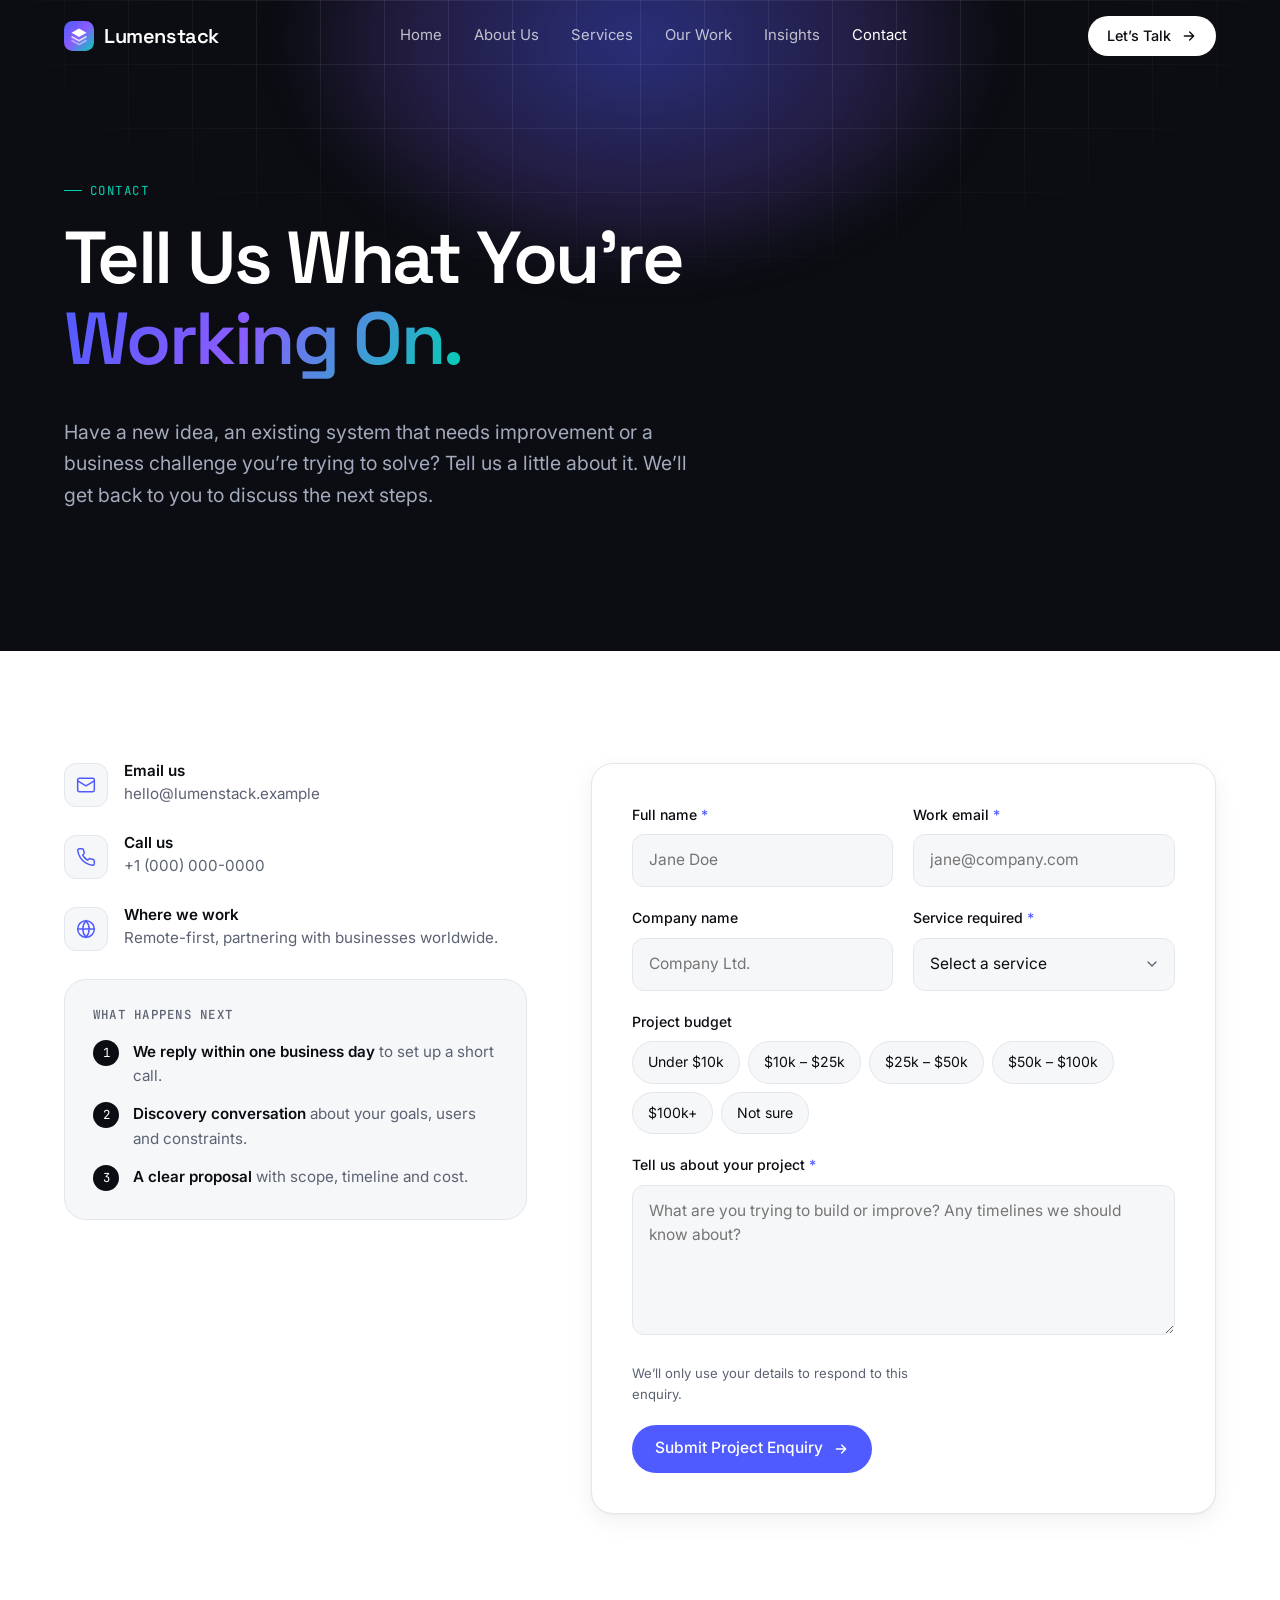
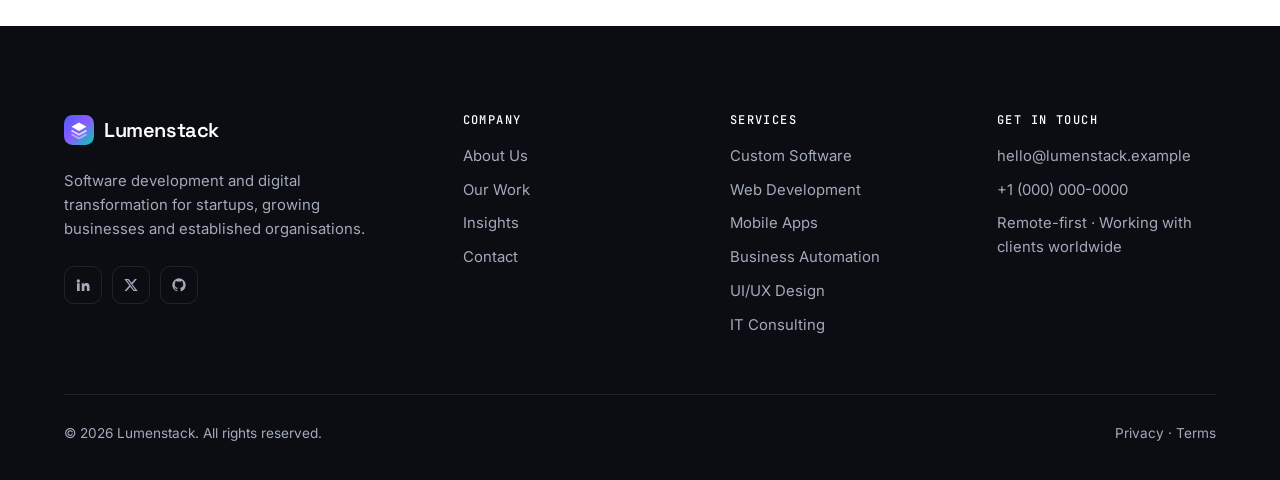
<file: contact.html>
<!doctype html>
<html lang="en" class="no-js">
<head>
  <meta charset="utf-8">
  <meta name="viewport" content="width=device-width, initial-scale=1">
  <title>Contact — Lumenstack</title>
  <meta name="description" content="Tell us what you're working on. Start a project enquiry with Lumenstack.">
  <meta name="theme-color" content="#0b0d12">
  <link rel="icon" href="assets/img/favicon.svg" type="image/svg+xml">
  <link rel="preconnect" href="https://fonts.googleapis.com">
  <link rel="preconnect" href="https://fonts.gstatic.com" crossorigin>
  <link href="https://fonts.googleapis.com/css2?family=Inter:wght@400;500;600&family=JetBrains+Mono:wght@400;500&family=Space+Grotesk:wght@500;600&display=swap" rel="stylesheet">
  <link rel="stylesheet" href="assets/css/styles.css">
</head>
<body>
  <a class="skip-link" href="#main">Skip to content</a>
  <header class="site-header">
    <div class="container nav">
      <a class="logo" href="index.html" aria-label="Lumenstack home">
        <svg class="logo-mark" viewBox="0 0 32 32" fill="none" aria-hidden="true">
          <defs>
            <linearGradient id="lg" x1="0" y1="0" x2="32" y2="32" gradientUnits="userSpaceOnUse">
              <stop stop-color="#4F5BFF"/><stop offset=".5" stop-color="#8A5CFF"/><stop offset="1" stop-color="#00D1B2"/>
            </linearGradient>
          </defs>
          <rect width="32" height="32" rx="9" fill="url(#lg)"/>
          <path d="M8 12.5 16 8l8 4.5-8 4.5-8-4.5Z" fill="#fff"/>
          <path d="m8 16.5 8 4.5 8-4.5" stroke="#fff" stroke-width="1.8" stroke-linejoin="round" opacity=".75"/>
          <path d="m8 20.5 8 4.5 8-4.5" stroke="#fff" stroke-width="1.8" stroke-linejoin="round" opacity=".45"/>
        </svg>
        Lumenstack
      </a>
      <ul class="nav-links">
        <li><a href="index.html">Home</a></li>
        <li><a href="about.html">About Us</a></li>
        <li><a href="services.html">Services</a></li>
        <li><a href="work.html">Our Work</a></li>
        <li><a href="insights.html">Insights</a></li>
        <li><a href="contact.html" aria-current="page">Contact</a></li>
        <li class="mobile-cta"><a class="btn btn--primary" href="contact.html">Let’s Talk</a></li>
      </ul>
      <div class="nav-cta">
        <a class="btn btn--primary btn--sm" href="contact.html">Let’s Talk
          <svg viewBox="0 0 24 24" fill="none" stroke="currentColor" stroke-width="2" stroke-linecap="round" stroke-linejoin="round"><path d="M5 12h14M13 6l6 6-6 6"/></svg>
        </a>
        <button class="nav-toggle" aria-label="Open menu" aria-expanded="false"><span></span></button>
      </div>
    </div>
  </header>
  <main id="main">
    <section class="page-hero">
      <div class="container">
        <span class="eyebrow reveal">Contact</span>
        <h1 class="reveal" style="max-width:900px">Tell Us What You’re <span class="grad-text">Working On.</span></h1>
        <p class="lead reveal">Have a new idea, an existing system that needs improvement or a business challenge you’re trying to solve? Tell us a little about it. We’ll get back to you to discuss the next steps.</p>
      </div>
    </section>

    <section class="section">
      <div class="container contact-grid">
        <div class="contact-info reveal">
          <div class="contact-item">
            <div class="icon"><svg viewBox="0 0 24 24" fill="none" stroke="currentColor" stroke-width="1.8" stroke-linecap="round" stroke-linejoin="round"><rect x="2" y="4" width="20" height="16" rx="2"/><path d="m22 7-10 6L2 7"/></svg></div>
            <div><h4>Email us</h4><p><a href="mailto:hello@lumenstack.example">hello@lumenstack.example</a></p></div>
          </div>
          <div class="contact-item">
            <div class="icon"><svg viewBox="0 0 24 24" fill="none" stroke="currentColor" stroke-width="1.8" stroke-linecap="round" stroke-linejoin="round"><path d="M22 16.9v3a2 2 0 0 1-2.2 2 19.8 19.8 0 0 1-8.6-3.1 19.5 19.5 0 0 1-6-6A19.8 19.8 0 0 1 2.1 4.2 2 2 0 0 1 4.1 2h3a2 2 0 0 1 2 1.7c.1.9.4 1.8.7 2.7a2 2 0 0 1-.5 2.1L8 9.8a16 16 0 0 0 6 6l1.3-1.3a2 2 0 0 1 2.1-.4c.9.3 1.8.6 2.7.7a2 2 0 0 1 1.7 2Z"/></svg></div>
            <div><h4>Call us</h4><p><a href="tel:+10000000000">+1 (000) 000-0000</a></p></div>
          </div>
          <div class="contact-item">
            <div class="icon"><svg viewBox="0 0 24 24" fill="none" stroke="currentColor" stroke-width="1.8" stroke-linecap="round" stroke-linejoin="round"><circle cx="12" cy="12" r="10"/><path d="M2 12h20M12 2a15 15 0 0 1 0 20M12 2a15 15 0 0 0 0 20"/></svg></div>
            <div><h4>Where we work</h4><p>Remote-first, partnering with businesses worldwide.</p></div>
          </div>
          <div class="next-steps">
            <h4>What happens next</h4>
            <ol>
              <li><span><strong>We reply within one business day</strong> to set up a short call.</span></li>
              <li><span><strong>Discovery conversation</strong> about your goals, users and constraints.</span></li>
              <li><span><strong>A clear proposal</strong> with scope, timeline and cost.</span></li>
            </ol>
          </div>
        </div>
          <div class="form-card reveal">
            <form data-enquiry>
              <div class="form-grid">
                <div class="field">
                  <label for="name">Full name <span class="req">*</span></label>
                  <input id="name" name="name" type="text" autocomplete="name" placeholder="Jane Doe" required>
                  <span class="error">Please enter your name.</span>
                </div>
                <div class="field">
                  <label for="email">Work email <span class="req">*</span></label>
                  <input id="email" name="email" type="email" autocomplete="email" placeholder="jane@company.com" required>
                  <span class="error">Please enter a valid work email.</span>
                </div>
                <div class="field">
                  <label for="company">Company name</label>
                  <input id="company" name="company" type="text" autocomplete="organization" placeholder="Company Ltd.">
                </div>
                <div class="field">
                  <label for="service">Service required <span class="req">*</span></label>
                  <select id="service" name="service" required>
                    <option value="">Select a service</option>
                    <option value="software">Custom Software Development</option>
                    <option value="web">Website &amp; Web Application</option>
                    <option value="mobile">Mobile App Development</option>
                    <option value="automation">Business Automation</option>
                    <option value="design">UI/UX Design</option>
                    <option value="consulting">IT Consulting</option>
                    <option value="other">Not sure yet</option>
                  </select>
                  <span class="error">Please choose a service.</span>
                </div>
                <div class="field field--full">
                  <label>Project budget</label>
                  <div class="chip-group">
                    <input type="radio" name="budget" id="b1" value="under-10k"><label for="b1">Under $10k</label>
                    <input type="radio" name="budget" id="b2" value="10-25k"><label for="b2">$10k – $25k</label>
                    <input type="radio" name="budget" id="b3" value="25-50k"><label for="b3">$25k – $50k</label>
                    <input type="radio" name="budget" id="b4" value="50-100k"><label for="b4">$50k – $100k</label>
                    <input type="radio" name="budget" id="b5" value="100k-plus"><label for="b5">$100k+</label>
                    <input type="radio" name="budget" id="b6" value="unsure"><label for="b6">Not sure</label>
                  </div>
                </div>
                <div class="field field--full">
                  <label for="message">Tell us about your project <span class="req">*</span></label>
                  <textarea id="message" name="message" placeholder="What are you trying to build or improve? Any timelines we should know about?" required></textarea>
                  <span class="error">A short description helps us prepare.</span>
                </div>
              </div>
              <div class="form-foot">
                <small>We’ll only use your details to respond to this enquiry.</small>
                <button class="btn btn--brand" type="submit">Submit Project Enquiry
                  <svg viewBox="0 0 24 24" fill="none" stroke="currentColor" stroke-width="2" stroke-linecap="round" stroke-linejoin="round"><path d="M5 12h14M13 6l6 6-6 6"/></svg>
                </button>
              </div>
            </form>
            <div class="form-success" role="status" aria-live="polite">
              <div class="tick"><svg viewBox="0 0 24 24" fill="none" stroke="currentColor" stroke-width="2.5" stroke-linecap="round" stroke-linejoin="round"><path d="M5 12l5 5L20 7"/></svg></div>
              <h3>Thanks, we’ve got it.</h3>
              <p style="color:var(--muted);margin:0">We’ll review your enquiry and get back to you within one business day to discuss next steps.</p>
            </div>
          </div>

      </div>
    </section>
  </main>
  <footer class="site-footer">
    <div class="container">
      <div class="footer-top">
        <div class="footer-brand">
          <a class="logo" href="index.html" aria-label="Lumenstack home">
            <svg class="logo-mark" viewBox="0 0 32 32" fill="none" aria-hidden="true">
              <defs>
                <linearGradient id="lgf" x1="0" y1="0" x2="32" y2="32" gradientUnits="userSpaceOnUse">
                  <stop stop-color="#4F5BFF"/><stop offset=".5" stop-color="#8A5CFF"/><stop offset="1" stop-color="#00D1B2"/>
                </linearGradient>
              </defs>
              <rect width="32" height="32" rx="9" fill="url(#lgf)"/>
              <path d="M8 12.5 16 8l8 4.5-8 4.5-8-4.5Z" fill="#fff"/>
              <path d="m8 16.5 8 4.5 8-4.5" stroke="#fff" stroke-width="1.8" stroke-linejoin="round" opacity=".75"/>
              <path d="m8 20.5 8 4.5 8-4.5" stroke="#fff" stroke-width="1.8" stroke-linejoin="round" opacity=".45"/>
            </svg>
            Lumenstack
          </a>
          <p>Software development and digital transformation for startups, growing businesses and established organisations.</p>
          <div class="socials">
            <a href="#" aria-label="LinkedIn"><svg viewBox="0 0 24 24" fill="currentColor"><path d="M4.98 3.5a2.5 2.5 0 1 1 0 5 2.5 2.5 0 0 1 0-5ZM3 9.5h4V21H3V9.5Zm6.5 0h3.8v1.6h.1c.5-1 1.8-2 3.7-2 4 0 4.7 2.6 4.7 6V21h-4v-5.1c0-1.2 0-2.8-1.7-2.8s-2 1.3-2 2.7V21h-4V9.5Z"/></svg></a>
            <a href="#" aria-label="X"><svg viewBox="0 0 24 24" fill="currentColor"><path d="M17.8 3h3.1l-6.8 7.7L22 21h-6.2l-4.9-6.3L5.3 21H2.2l7.2-8.3L2 3h6.4l4.4 5.8L17.8 3Zm-1.1 16.2h1.7L7.4 4.7H5.6l11.1 14.5Z"/></svg></a>
            <a href="#" aria-label="GitHub"><svg viewBox="0 0 24 24" fill="currentColor"><path d="M12 2a10 10 0 0 0-3.2 19.5c.5.1.7-.2.7-.5v-1.7c-2.8.6-3.4-1.3-3.4-1.3-.4-1.2-1.1-1.5-1.1-1.5-.9-.6.1-.6.1-.6 1 .1 1.5 1 1.5 1 .9 1.6 2.4 1.1 3 .9.1-.7.4-1.1.6-1.4-2.2-.3-4.6-1.1-4.6-5 0-1.1.4-2 1-2.7-.1-.3-.4-1.3.1-2.7 0 0 .8-.3 2.8 1a9.6 9.6 0 0 1 5 0c1.9-1.3 2.8-1 2.8-1 .5 1.4.2 2.4.1 2.7.6.7 1 1.6 1 2.7 0 3.9-2.4 4.7-4.6 5 .4.3.7.9.7 1.9V21c0 .3.2.6.7.5A10 10 0 0 0 12 2Z"/></svg></a>
          </div>
        </div>
        <div>
          <h4>Company</h4>
          <ul>
            <li><a href="about.html">About Us</a></li>
            <li><a href="work.html">Our Work</a></li>
            <li><a href="insights.html">Insights</a></li>
            <li><a href="contact.html">Contact</a></li>
          </ul>
        </div>
        <div>
          <h4>Services</h4>
          <ul>
            <li><a href="software-development.html">Custom Software</a></li>
            <li><a href="services.html#web">Web Development</a></li>
            <li><a href="services.html#mobile">Mobile Apps</a></li>
            <li><a href="services.html#automation">Business Automation</a></li>
            <li><a href="services.html#design">UI/UX Design</a></li>
            <li><a href="services.html#consulting">IT Consulting</a></li>
          </ul>
        </div>
        <div>
          <h4>Get in touch</h4>
          <ul>
            <li><a href="mailto:hello@lumenstack.example">hello@lumenstack.example</a></li>
            <li><a href="tel:+10000000000">+1 (000) 000-0000</a></li>
            <li>Remote-first · Working with clients worldwide</li>
          </ul>
        </div>
      </div>
      <div class="footer-bottom">
        <span>© <span data-year>2026</span> Lumenstack. All rights reserved.</span>
        <span><a href="#">Privacy</a> · <a href="#">Terms</a></span>
      </div>
    </div>
  </footer>
  <script src="assets/js/main.js"></script>
</body>
</html>
</file>
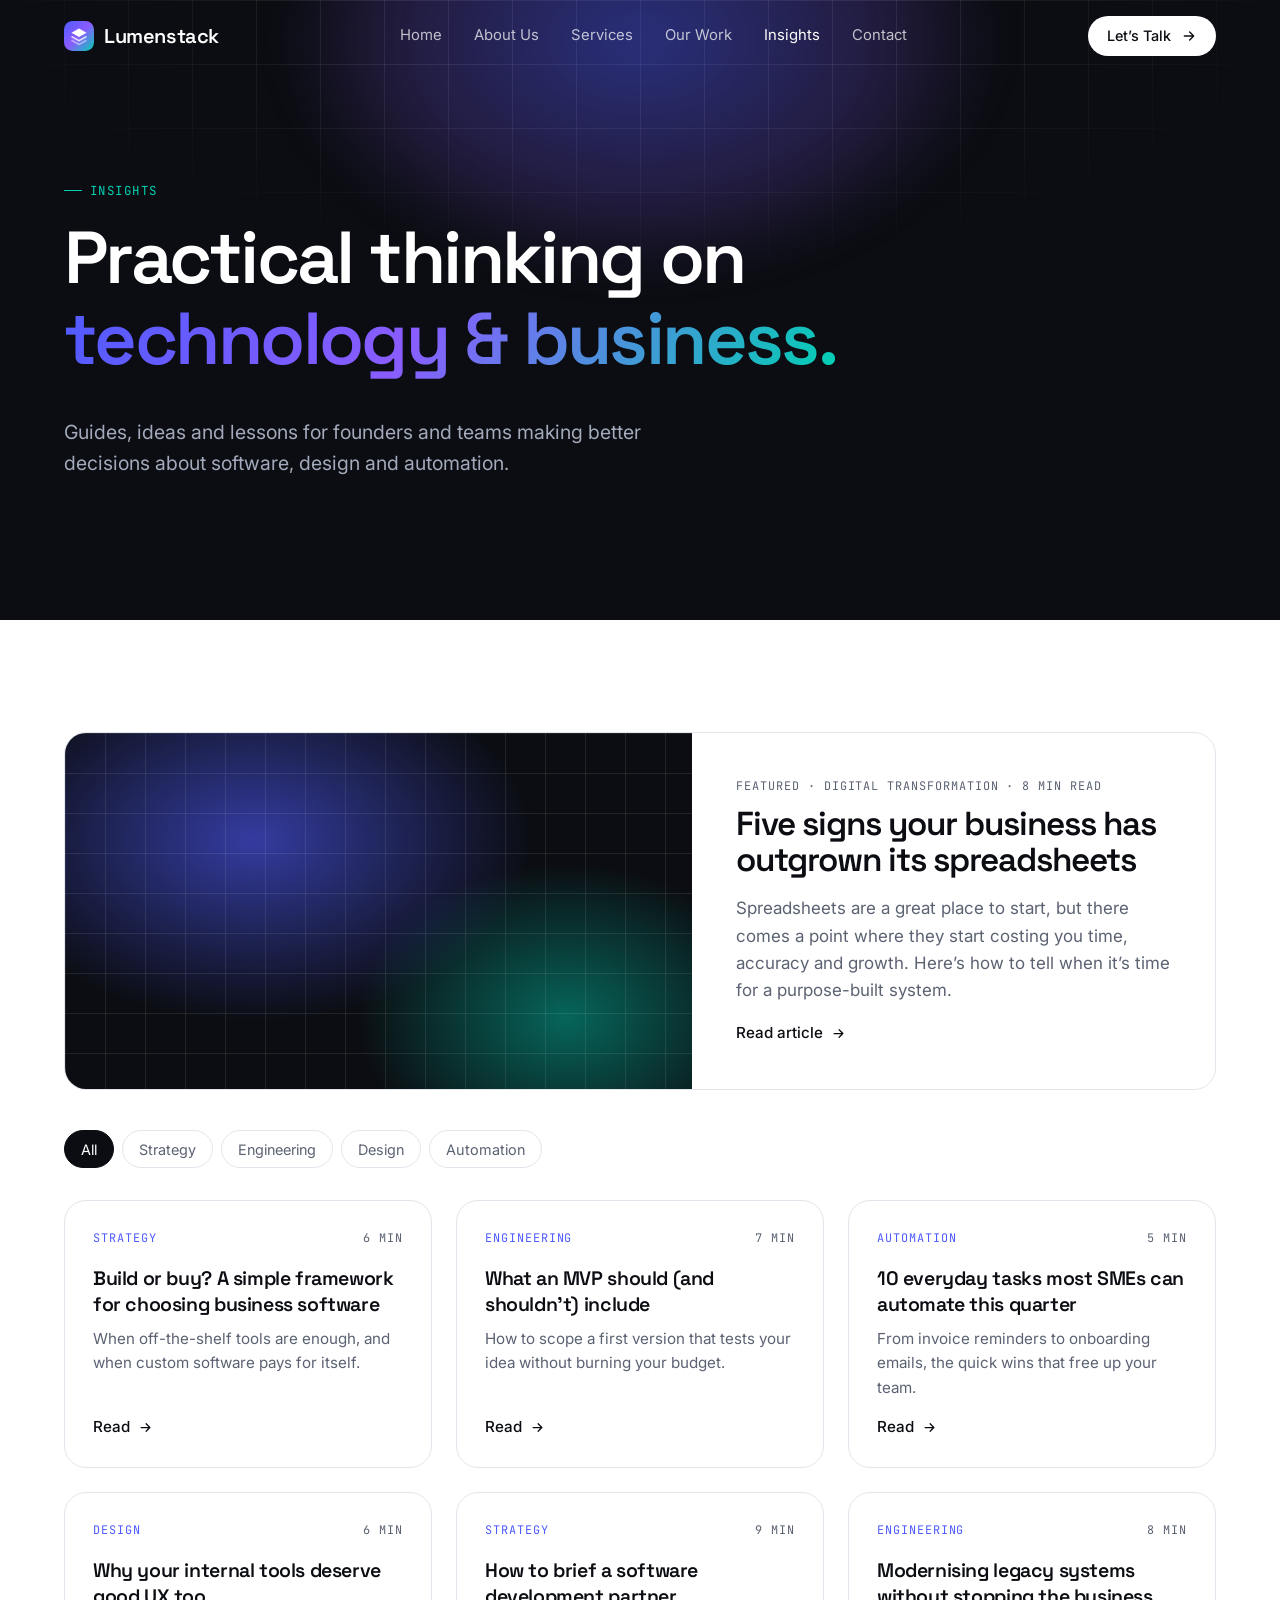
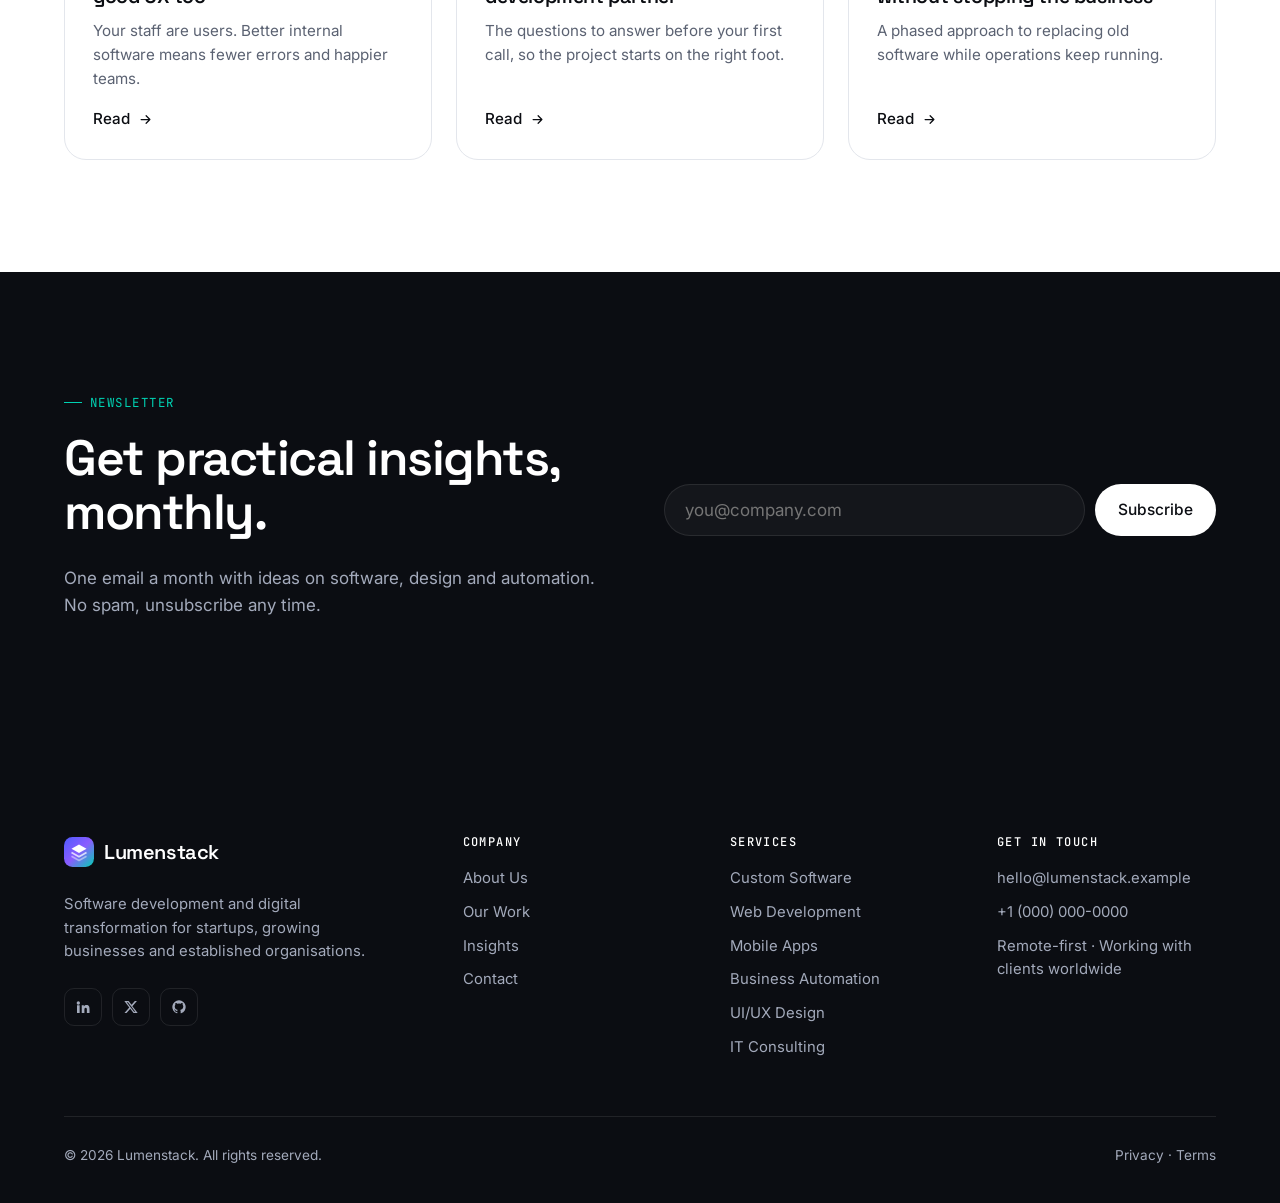
<file: insights.html>
<!doctype html>
<html lang="en" class="no-js">
<head>
  <meta charset="utf-8">
  <meta name="viewport" content="width=device-width, initial-scale=1">
  <title>Insights — Lumenstack</title>
  <meta name="description" content="Practical thinking on software, design and automation for founders and business teams.">
  <meta name="theme-color" content="#0b0d12">
  <link rel="icon" href="assets/img/favicon.svg" type="image/svg+xml">
  <link rel="preconnect" href="https://fonts.googleapis.com">
  <link rel="preconnect" href="https://fonts.gstatic.com" crossorigin>
  <link href="https://fonts.googleapis.com/css2?family=Inter:wght@400;500;600&family=JetBrains+Mono:wght@400;500&family=Space+Grotesk:wght@500;600&display=swap" rel="stylesheet">
  <link rel="stylesheet" href="assets/css/styles.css">
</head>
<body>
  <a class="skip-link" href="#main">Skip to content</a>
  <header class="site-header">
    <div class="container nav">
      <a class="logo" href="index.html" aria-label="Lumenstack home">
        <svg class="logo-mark" viewBox="0 0 32 32" fill="none" aria-hidden="true">
          <defs>
            <linearGradient id="lg" x1="0" y1="0" x2="32" y2="32" gradientUnits="userSpaceOnUse">
              <stop stop-color="#4F5BFF"/><stop offset=".5" stop-color="#8A5CFF"/><stop offset="1" stop-color="#00D1B2"/>
            </linearGradient>
          </defs>
          <rect width="32" height="32" rx="9" fill="url(#lg)"/>
          <path d="M8 12.5 16 8l8 4.5-8 4.5-8-4.5Z" fill="#fff"/>
          <path d="m8 16.5 8 4.5 8-4.5" stroke="#fff" stroke-width="1.8" stroke-linejoin="round" opacity=".75"/>
          <path d="m8 20.5 8 4.5 8-4.5" stroke="#fff" stroke-width="1.8" stroke-linejoin="round" opacity=".45"/>
        </svg>
        Lumenstack
      </a>
      <ul class="nav-links">
        <li><a href="index.html">Home</a></li>
        <li><a href="about.html">About Us</a></li>
        <li><a href="services.html">Services</a></li>
        <li><a href="work.html">Our Work</a></li>
        <li><a href="insights.html" aria-current="page">Insights</a></li>
        <li><a href="contact.html">Contact</a></li>
        <li class="mobile-cta"><a class="btn btn--primary" href="contact.html">Let’s Talk</a></li>
      </ul>
      <div class="nav-cta">
        <a class="btn btn--primary btn--sm" href="contact.html">Let’s Talk
          <svg viewBox="0 0 24 24" fill="none" stroke="currentColor" stroke-width="2" stroke-linecap="round" stroke-linejoin="round"><path d="M5 12h14M13 6l6 6-6 6"/></svg>
        </a>
        <button class="nav-toggle" aria-label="Open menu" aria-expanded="false"><span></span></button>
      </div>
    </div>
  </header>
  <main id="main">
    <section class="page-hero">
      <div class="container">
        <span class="eyebrow reveal">Insights</span>
        <h1 class="reveal" style="max-width:900px">Practical thinking on <span class="grad-text">technology &amp; business.</span></h1>
        <p class="lead reveal">Guides, ideas and lessons for founders and teams making better decisions about software, design and automation.</p>
      </div>
    </section>

    <section class="section">
      <div class="container">
        <article class="insight-feature reveal">
          <div class="cover" aria-hidden="true"></div>
          <div class="body">
            <div class="case-meta">Featured · Digital transformation · 8 min read</div>
            <h2>Five signs your business has outgrown its spreadsheets</h2>
            <p>Spreadsheets are a great place to start, but there comes a point where they start costing you time, accuracy and growth. Here’s how to tell when it’s time for a purpose-built system.</p>
            <a class="link-arrow" href="#">Read article <svg viewBox="0 0 24 24" fill="none" stroke="currentColor" stroke-width="2" stroke-linecap="round" stroke-linejoin="round"><path d="M5 12h14M13 6l6 6-6 6"/></svg></a>
          </div>
        </article>

        <div class="filters" role="group" aria-label="Filter articles">
          <button class="filter is-active" data-filter="all" aria-pressed="true">All</button>
          <button class="filter" data-filter="strategy" aria-pressed="false">Strategy</button>
          <button class="filter" data-filter="engineering" aria-pressed="false">Engineering</button>
          <button class="filter" data-filter="design" aria-pressed="false">Design</button>
          <button class="filter" data-filter="automation" aria-pressed="false">Automation</button>
        </div>

        <div class="insights-grid">
          <article class="insight-card reveal" data-cat="strategy">
            <div class="meta"><span class="cat">Strategy</span><span>6 min</span></div>
            <h3>Build or buy? A simple framework for choosing business software</h3>
            <p>When off-the-shelf tools are enough, and when custom software pays for itself.</p>
            <a class="link-arrow" href="#">Read <svg viewBox="0 0 24 24" fill="none" stroke="currentColor" stroke-width="2" stroke-linecap="round" stroke-linejoin="round"><path d="M5 12h14M13 6l6 6-6 6"/></svg></a>
          </article>
          <article class="insight-card reveal" data-cat="engineering">
            <div class="meta"><span class="cat">Engineering</span><span>7 min</span></div>
            <h3>What an MVP should (and shouldn’t) include</h3>
            <p>How to scope a first version that tests your idea without burning your budget.</p>
            <a class="link-arrow" href="#">Read <svg viewBox="0 0 24 24" fill="none" stroke="currentColor" stroke-width="2" stroke-linecap="round" stroke-linejoin="round"><path d="M5 12h14M13 6l6 6-6 6"/></svg></a>
          </article>
          <article class="insight-card reveal" data-cat="automation">
            <div class="meta"><span class="cat">Automation</span><span>5 min</span></div>
            <h3>10 everyday tasks most SMEs can automate this quarter</h3>
            <p>From invoice reminders to onboarding emails, the quick wins that free up your team.</p>
            <a class="link-arrow" href="#">Read <svg viewBox="0 0 24 24" fill="none" stroke="currentColor" stroke-width="2" stroke-linecap="round" stroke-linejoin="round"><path d="M5 12h14M13 6l6 6-6 6"/></svg></a>
          </article>
          <article class="insight-card reveal" data-cat="design">
            <div class="meta"><span class="cat">Design</span><span>6 min</span></div>
            <h3>Why your internal tools deserve good UX too</h3>
            <p>Your staff are users. Better internal software means fewer errors and happier teams.</p>
            <a class="link-arrow" href="#">Read <svg viewBox="0 0 24 24" fill="none" stroke="currentColor" stroke-width="2" stroke-linecap="round" stroke-linejoin="round"><path d="M5 12h14M13 6l6 6-6 6"/></svg></a>
          </article>
          <article class="insight-card reveal" data-cat="strategy">
            <div class="meta"><span class="cat">Strategy</span><span>9 min</span></div>
            <h3>How to brief a software development partner</h3>
            <p>The questions to answer before your first call, so the project starts on the right foot.</p>
            <a class="link-arrow" href="#">Read <svg viewBox="0 0 24 24" fill="none" stroke="currentColor" stroke-width="2" stroke-linecap="round" stroke-linejoin="round"><path d="M5 12h14M13 6l6 6-6 6"/></svg></a>
          </article>
          <article class="insight-card reveal" data-cat="engineering">
            <div class="meta"><span class="cat">Engineering</span><span>8 min</span></div>
            <h3>Modernising legacy systems without stopping the business</h3>
            <p>A phased approach to replacing old software while operations keep running.</p>
            <a class="link-arrow" href="#">Read <svg viewBox="0 0 24 24" fill="none" stroke="currentColor" stroke-width="2" stroke-linecap="round" stroke-linejoin="round"><path d="M5 12h14M13 6l6 6-6 6"/></svg></a>
          </article>
        </div>
      </div>
    </section>

    <section class="section section--dark">
      <div class="container newsletter">
        <div class="reveal">
          <span class="eyebrow">Newsletter</span>
          <h2>Get practical insights, monthly.</h2>
          <p>One email a month with ideas on software, design and automation. No spam, unsubscribe any time.</p>
        </div>
        <form class="reveal" data-newsletter>
          <label for="nl-email" class="sr-only" style="position:absolute;left:-9999px">Email address</label>
          <input id="nl-email" type="email" placeholder="you@company.com" required>
          <button class="btn btn--primary" type="submit">Subscribe</button>
        </form>
      </div>
    </section>
  </main>
  <footer class="site-footer">
    <div class="container">
      <div class="footer-top">
        <div class="footer-brand">
          <a class="logo" href="index.html" aria-label="Lumenstack home">
            <svg class="logo-mark" viewBox="0 0 32 32" fill="none" aria-hidden="true">
              <defs>
                <linearGradient id="lgf" x1="0" y1="0" x2="32" y2="32" gradientUnits="userSpaceOnUse">
                  <stop stop-color="#4F5BFF"/><stop offset=".5" stop-color="#8A5CFF"/><stop offset="1" stop-color="#00D1B2"/>
                </linearGradient>
              </defs>
              <rect width="32" height="32" rx="9" fill="url(#lgf)"/>
              <path d="M8 12.5 16 8l8 4.5-8 4.5-8-4.5Z" fill="#fff"/>
              <path d="m8 16.5 8 4.5 8-4.5" stroke="#fff" stroke-width="1.8" stroke-linejoin="round" opacity=".75"/>
              <path d="m8 20.5 8 4.5 8-4.5" stroke="#fff" stroke-width="1.8" stroke-linejoin="round" opacity=".45"/>
            </svg>
            Lumenstack
          </a>
          <p>Software development and digital transformation for startups, growing businesses and established organisations.</p>
          <div class="socials">
            <a href="#" aria-label="LinkedIn"><svg viewBox="0 0 24 24" fill="currentColor"><path d="M4.98 3.5a2.5 2.5 0 1 1 0 5 2.5 2.5 0 0 1 0-5ZM3 9.5h4V21H3V9.5Zm6.5 0h3.8v1.6h.1c.5-1 1.8-2 3.7-2 4 0 4.7 2.6 4.7 6V21h-4v-5.1c0-1.2 0-2.8-1.7-2.8s-2 1.3-2 2.7V21h-4V9.5Z"/></svg></a>
            <a href="#" aria-label="X"><svg viewBox="0 0 24 24" fill="currentColor"><path d="M17.8 3h3.1l-6.8 7.7L22 21h-6.2l-4.9-6.3L5.3 21H2.2l7.2-8.3L2 3h6.4l4.4 5.8L17.8 3Zm-1.1 16.2h1.7L7.4 4.7H5.6l11.1 14.5Z"/></svg></a>
            <a href="#" aria-label="GitHub"><svg viewBox="0 0 24 24" fill="currentColor"><path d="M12 2a10 10 0 0 0-3.2 19.5c.5.1.7-.2.7-.5v-1.7c-2.8.6-3.4-1.3-3.4-1.3-.4-1.2-1.1-1.5-1.1-1.5-.9-.6.1-.6.1-.6 1 .1 1.5 1 1.5 1 .9 1.6 2.4 1.1 3 .9.1-.7.4-1.1.6-1.4-2.2-.3-4.6-1.1-4.6-5 0-1.1.4-2 1-2.7-.1-.3-.4-1.3.1-2.7 0 0 .8-.3 2.8 1a9.6 9.6 0 0 1 5 0c1.9-1.3 2.8-1 2.8-1 .5 1.4.2 2.4.1 2.7.6.7 1 1.6 1 2.7 0 3.9-2.4 4.7-4.6 5 .4.3.7.9.7 1.9V21c0 .3.2.6.7.5A10 10 0 0 0 12 2Z"/></svg></a>
          </div>
        </div>
        <div>
          <h4>Company</h4>
          <ul>
            <li><a href="about.html">About Us</a></li>
            <li><a href="work.html">Our Work</a></li>
            <li><a href="insights.html">Insights</a></li>
            <li><a href="contact.html">Contact</a></li>
          </ul>
        </div>
        <div>
          <h4>Services</h4>
          <ul>
            <li><a href="software-development.html">Custom Software</a></li>
            <li><a href="services.html#web">Web Development</a></li>
            <li><a href="services.html#mobile">Mobile Apps</a></li>
            <li><a href="services.html#automation">Business Automation</a></li>
            <li><a href="services.html#design">UI/UX Design</a></li>
            <li><a href="services.html#consulting">IT Consulting</a></li>
          </ul>
        </div>
        <div>
          <h4>Get in touch</h4>
          <ul>
            <li><a href="mailto:hello@lumenstack.example">hello@lumenstack.example</a></li>
            <li><a href="tel:+10000000000">+1 (000) 000-0000</a></li>
            <li>Remote-first · Working with clients worldwide</li>
          </ul>
        </div>
      </div>
      <div class="footer-bottom">
        <span>© <span data-year>2026</span> Lumenstack. All rights reserved.</span>
        <span><a href="#">Privacy</a> · <a href="#">Terms</a></span>
      </div>
    </div>
  </footer>
  <script src="assets/js/main.js"></script>
</body>
</html>
</file>
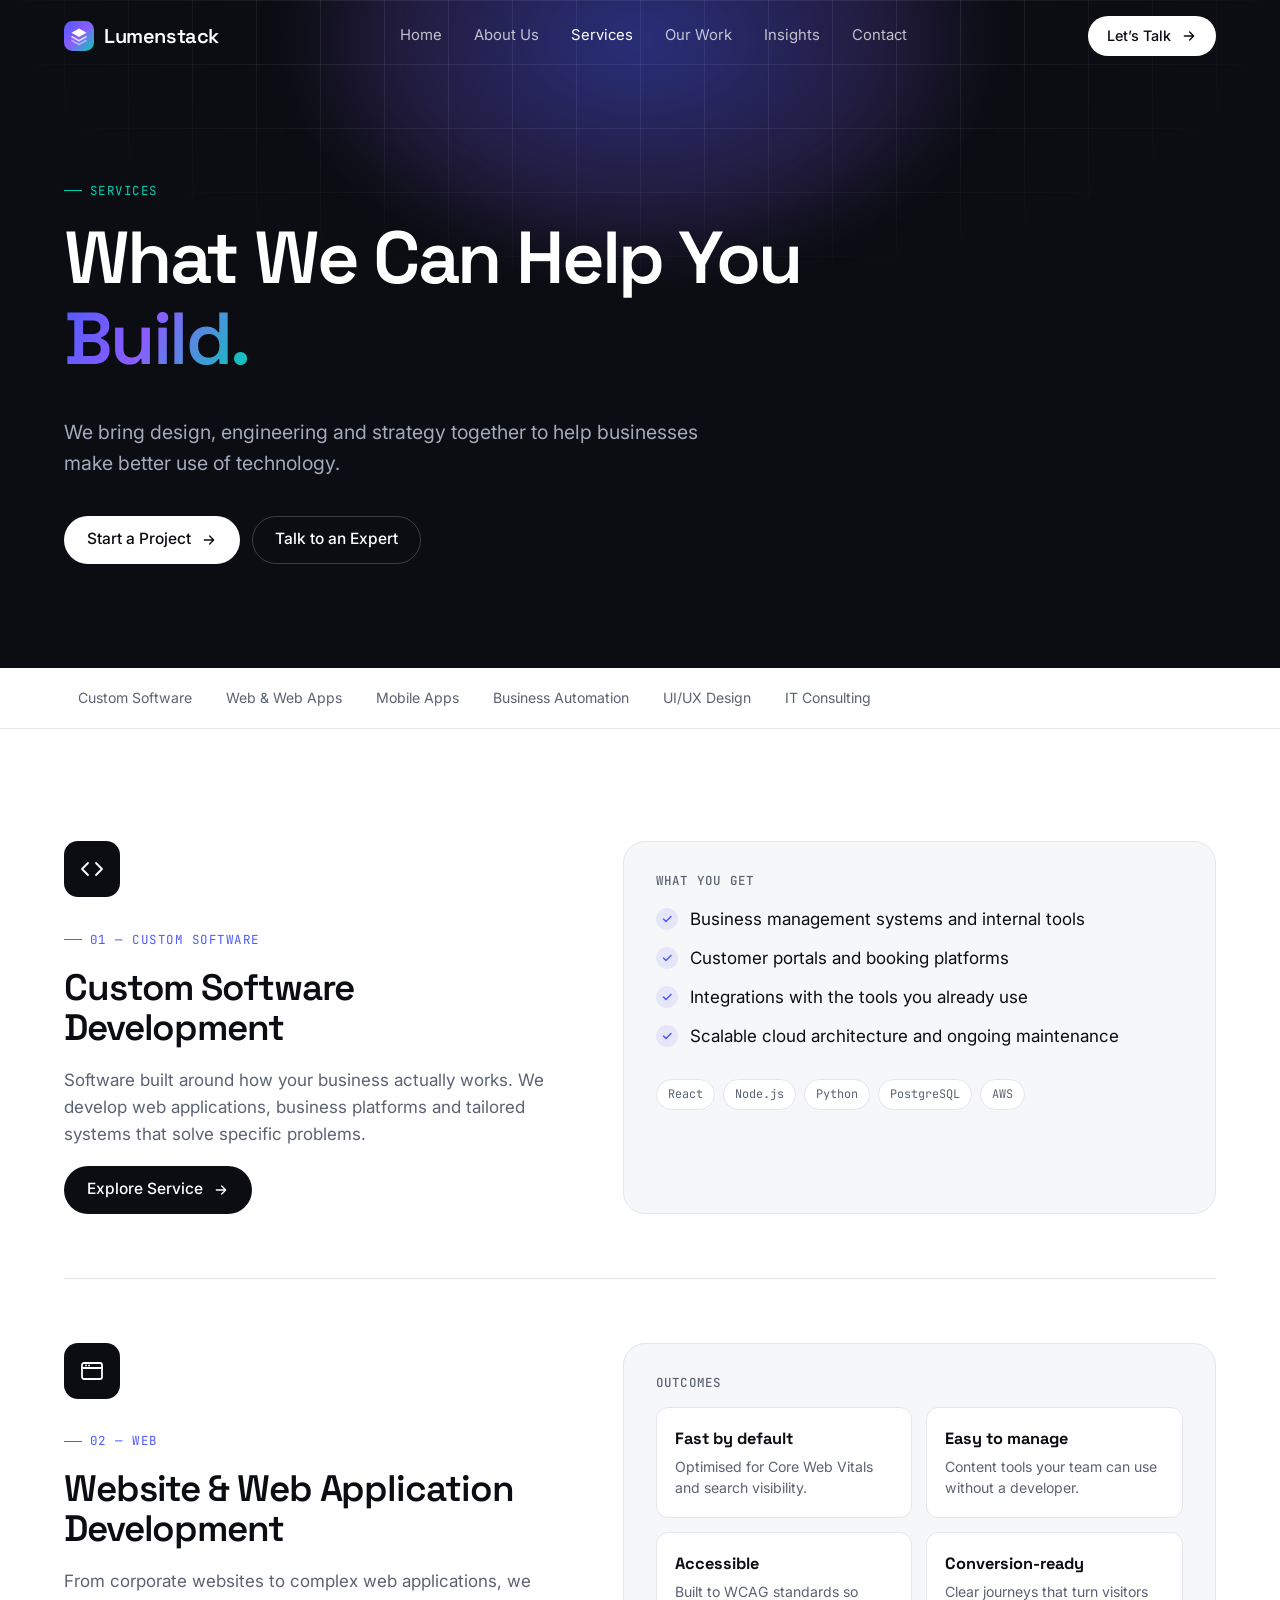
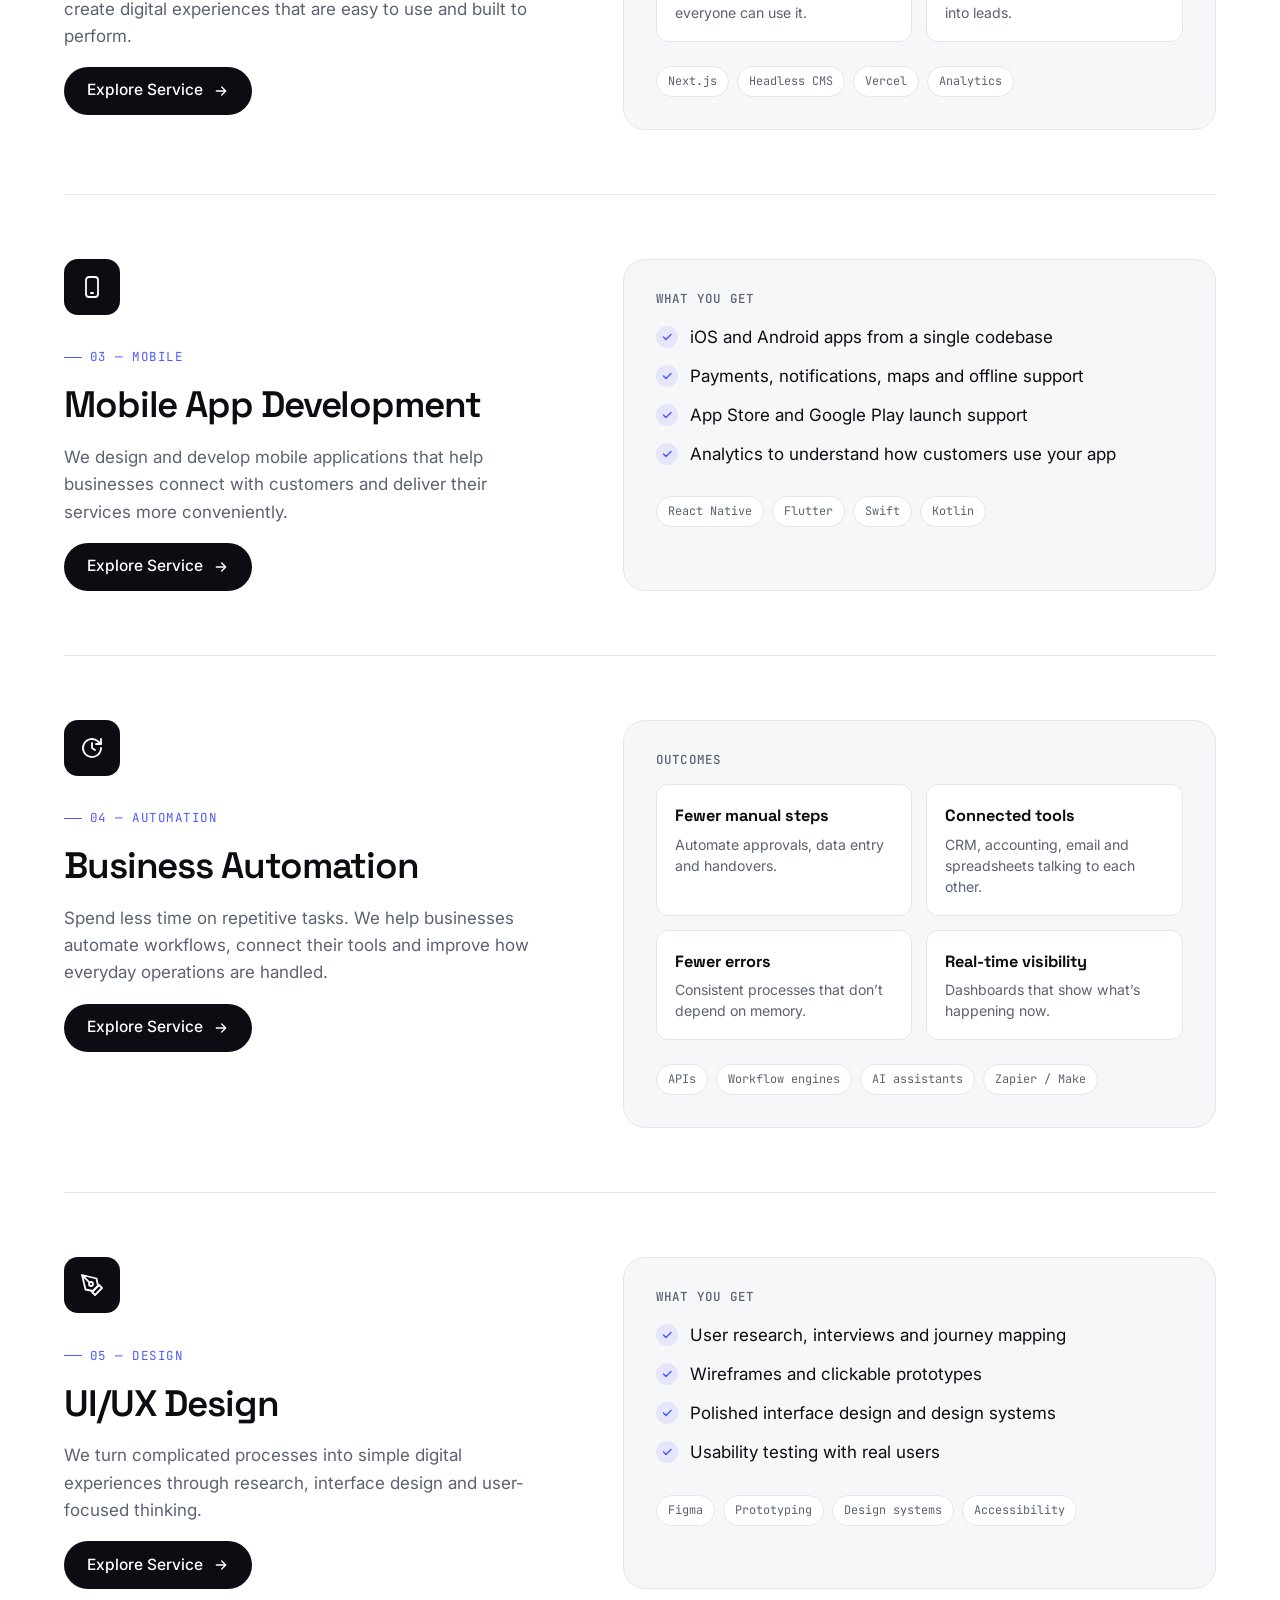
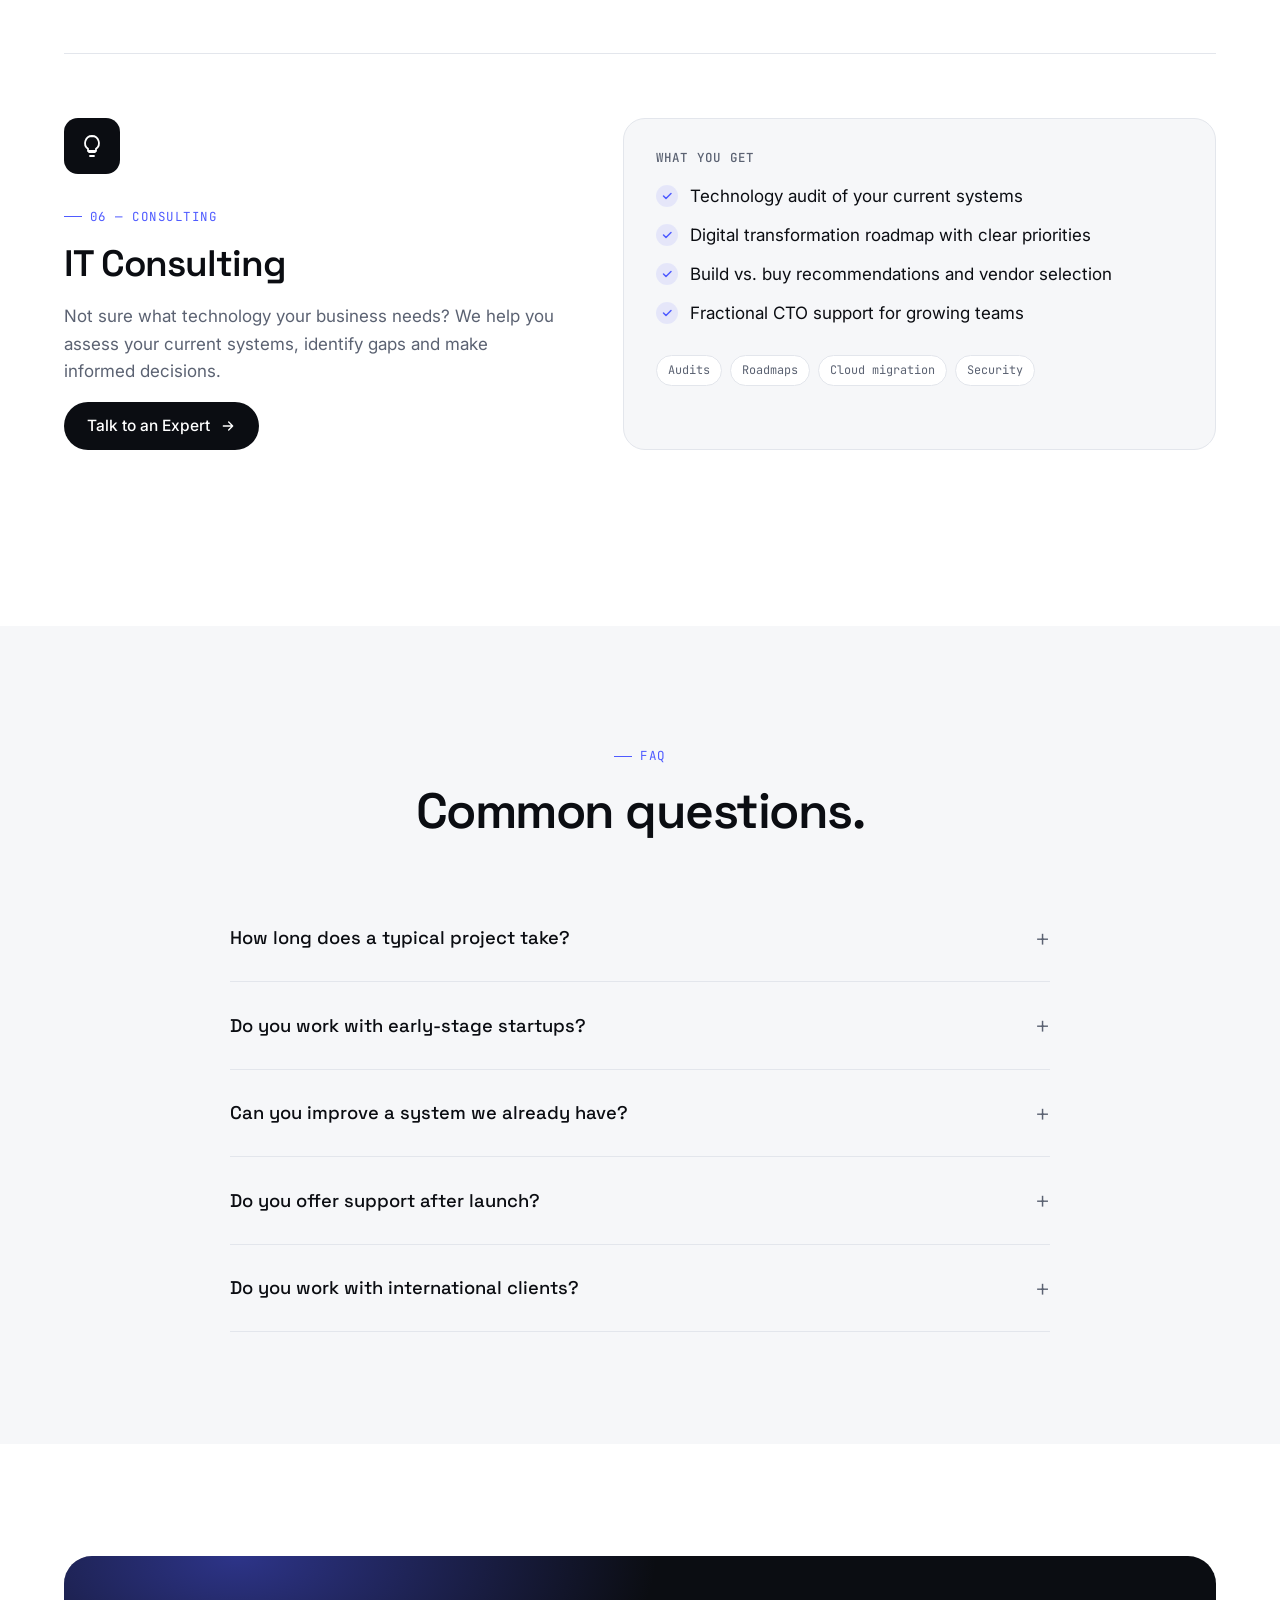
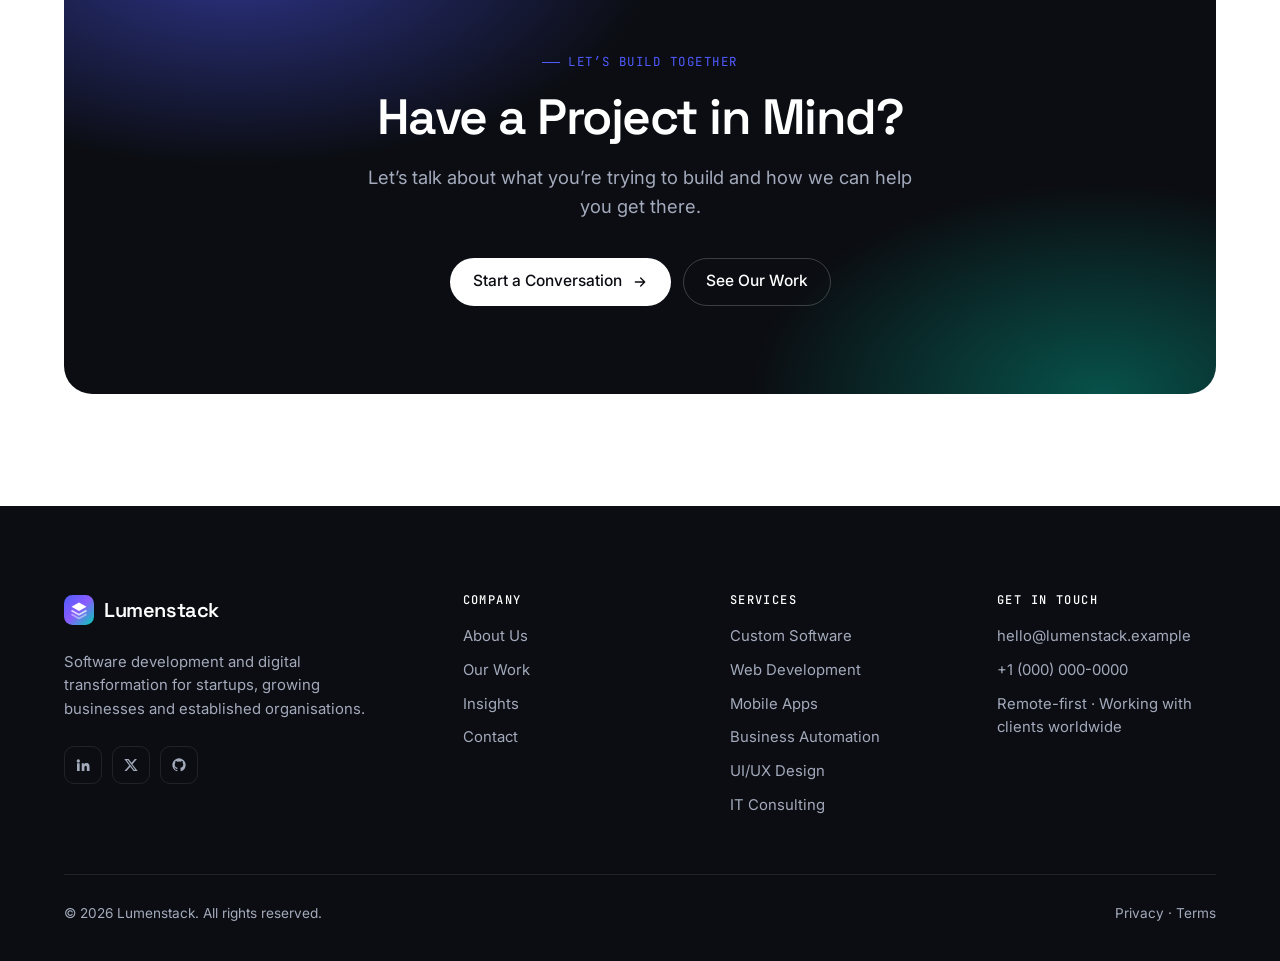
<file: services.html>
<!doctype html>
<html lang="en" class="no-js">
<head>
  <meta charset="utf-8">
  <meta name="viewport" content="width=device-width, initial-scale=1">
  <title>Services — Lumenstack</title>
  <meta name="description" content="Custom software, web and mobile apps, business automation, UI/UX design and IT consulting.">
  <meta name="theme-color" content="#0b0d12">
  <link rel="icon" href="assets/img/favicon.svg" type="image/svg+xml">
  <link rel="preconnect" href="https://fonts.googleapis.com">
  <link rel="preconnect" href="https://fonts.gstatic.com" crossorigin>
  <link href="https://fonts.googleapis.com/css2?family=Inter:wght@400;500;600&family=JetBrains+Mono:wght@400;500&family=Space+Grotesk:wght@500;600&display=swap" rel="stylesheet">
  <link rel="stylesheet" href="assets/css/styles.css">
</head>
<body>
  <a class="skip-link" href="#main">Skip to content</a>
  <header class="site-header">
    <div class="container nav">
      <a class="logo" href="index.html" aria-label="Lumenstack home">
        <svg class="logo-mark" viewBox="0 0 32 32" fill="none" aria-hidden="true">
          <defs>
            <linearGradient id="lg" x1="0" y1="0" x2="32" y2="32" gradientUnits="userSpaceOnUse">
              <stop stop-color="#4F5BFF"/><stop offset=".5" stop-color="#8A5CFF"/><stop offset="1" stop-color="#00D1B2"/>
            </linearGradient>
          </defs>
          <rect width="32" height="32" rx="9" fill="url(#lg)"/>
          <path d="M8 12.5 16 8l8 4.5-8 4.5-8-4.5Z" fill="#fff"/>
          <path d="m8 16.5 8 4.5 8-4.5" stroke="#fff" stroke-width="1.8" stroke-linejoin="round" opacity=".75"/>
          <path d="m8 20.5 8 4.5 8-4.5" stroke="#fff" stroke-width="1.8" stroke-linejoin="round" opacity=".45"/>
        </svg>
        Lumenstack
      </a>
      <ul class="nav-links">
        <li><a href="index.html">Home</a></li>
        <li><a href="about.html">About Us</a></li>
        <li><a href="services.html" aria-current="page">Services</a></li>
        <li><a href="work.html">Our Work</a></li>
        <li><a href="insights.html">Insights</a></li>
        <li><a href="contact.html">Contact</a></li>
        <li class="mobile-cta"><a class="btn btn--primary" href="contact.html">Let’s Talk</a></li>
      </ul>
      <div class="nav-cta">
        <a class="btn btn--primary btn--sm" href="contact.html">Let’s Talk
          <svg viewBox="0 0 24 24" fill="none" stroke="currentColor" stroke-width="2" stroke-linecap="round" stroke-linejoin="round"><path d="M5 12h14M13 6l6 6-6 6"/></svg>
        </a>
        <button class="nav-toggle" aria-label="Open menu" aria-expanded="false"><span></span></button>
      </div>
    </div>
  </header>
  <main id="main">
    <section class="page-hero">
      <div class="container">
        <span class="eyebrow reveal">Services</span>
        <h1 class="reveal" style="max-width:900px">What We Can Help You <span class="grad-text">Build.</span></h1>
        <p class="lead reveal">We bring design, engineering and strategy together to help businesses make better use of technology.</p>
        <div class="hero-actions reveal" style="justify-content:flex-start">
          <a class="btn btn--primary" href="contact.html">Start a Project <svg viewBox="0 0 24 24" fill="none" stroke="currentColor" stroke-width="2" stroke-linecap="round" stroke-linejoin="round"><path d="M5 12h14M13 6l6 6-6 6"/></svg></a>
          <a class="btn btn--ghost" href="contact.html?service=consulting">Talk to an Expert</a>
        </div>
      </div>
    </section>

    <nav class="subnav" aria-label="Services">
      <div class="container">
        <ul>
          <li><a href="#software">Custom Software</a></li>
          <li><a href="#web">Web &amp; Web Apps</a></li>
          <li><a href="#mobile">Mobile Apps</a></li>
          <li><a href="#automation">Business Automation</a></li>
          <li><a href="#design">UI/UX Design</a></li>
          <li><a href="#consulting">IT Consulting</a></li>
        </ul>
      </div>
    </nav>

    <section class="section">
      <div class="container">
        <div class="service-detail reveal" id="software">
          <div>
            <div class="icon"><svg viewBox="0 0 24 24" fill="none" stroke="currentColor" stroke-width="1.8" stroke-linecap="round" stroke-linejoin="round"><path d="m16 18 6-6-6-6M8 6l-6 6 6 6"/></svg></div>
            <span class="eyebrow">01 — Custom Software</span>
            <h2>Custom Software Development</h2>
            <p>Software built around how your business actually works. We develop web applications, business platforms and tailored systems that solve specific problems.</p>
            <a class="btn btn--dark" href="software-development.html">Explore Service <svg viewBox="0 0 24 24" fill="none" stroke="currentColor" stroke-width="2" stroke-linecap="round" stroke-linejoin="round"><path d="M5 12h14M13 6l6 6-6 6"/></svg></a>
          </div>
          <div class="service-panel">
            <h4>What you get</h4>
            <ul class="check-list">
              <li>Business management systems and internal tools</li>
              <li>Customer portals and booking platforms</li>
              <li>Integrations with the tools you already use</li>
              <li>Scalable cloud architecture and ongoing maintenance</li>
            </ul>
            <div class="tag-row"><span class="tag">React</span><span class="tag">Node.js</span><span class="tag">Python</span><span class="tag">PostgreSQL</span><span class="tag">AWS</span></div>
          </div>
        </div>

        <div class="service-detail reveal" id="web">
          <div>
            <div class="icon"><svg viewBox="0 0 24 24" fill="none" stroke="currentColor" stroke-width="1.8" stroke-linecap="round" stroke-linejoin="round"><rect x="2" y="4" width="20" height="16" rx="2"/><path d="M2 9h20M6 6.5h.01M9 6.5h.01"/></svg></div>
            <span class="eyebrow">02 — Web</span>
            <h2>Website &amp; Web Application Development</h2>
            <p>From corporate websites to complex web applications, we create digital experiences that are easy to use and built to perform.</p>
            <a class="btn btn--dark" href="contact.html?service=web">Explore Service <svg viewBox="0 0 24 24" fill="none" stroke="currentColor" stroke-width="2" stroke-linecap="round" stroke-linejoin="round"><path d="M5 12h14M13 6l6 6-6 6"/></svg></a>
          </div>
          <div class="service-panel">
            <h4>Outcomes</h4>
            <div class="outcome-grid">
              <div class="outcome"><strong>Fast by default</strong><span>Optimised for Core Web Vitals and search visibility.</span></div>
              <div class="outcome"><strong>Easy to manage</strong><span>Content tools your team can use without a developer.</span></div>
              <div class="outcome"><strong>Accessible</strong><span>Built to WCAG standards so everyone can use it.</span></div>
              <div class="outcome"><strong>Conversion-ready</strong><span>Clear journeys that turn visitors into leads.</span></div>
            </div>
            <div class="tag-row" style="margin:0"><span class="tag">Next.js</span><span class="tag">Headless CMS</span><span class="tag">Vercel</span><span class="tag">Analytics</span></div>
          </div>
        </div>

        <div class="service-detail reveal" id="mobile">
          <div>
            <div class="icon"><svg viewBox="0 0 24 24" fill="none" stroke="currentColor" stroke-width="1.8" stroke-linecap="round" stroke-linejoin="round"><rect x="6" y="2" width="12" height="20" rx="3"/><path d="M11 18h2"/></svg></div>
            <span class="eyebrow">03 — Mobile</span>
            <h2>Mobile App Development</h2>
            <p>We design and develop mobile applications that help businesses connect with customers and deliver their services more conveniently.</p>
            <a class="btn btn--dark" href="contact.html?service=mobile">Explore Service <svg viewBox="0 0 24 24" fill="none" stroke="currentColor" stroke-width="2" stroke-linecap="round" stroke-linejoin="round"><path d="M5 12h14M13 6l6 6-6 6"/></svg></a>
          </div>
          <div class="service-panel">
            <h4>What you get</h4>
            <ul class="check-list">
              <li>iOS and Android apps from a single codebase</li>
              <li>Payments, notifications, maps and offline support</li>
              <li>App Store and Google Play launch support</li>
              <li>Analytics to understand how customers use your app</li>
            </ul>
            <div class="tag-row"><span class="tag">React Native</span><span class="tag">Flutter</span><span class="tag">Swift</span><span class="tag">Kotlin</span></div>
          </div>
        </div>

        <div class="service-detail reveal" id="automation">
          <div>
            <div class="icon"><svg viewBox="0 0 24 24" fill="none" stroke="currentColor" stroke-width="1.8" stroke-linecap="round" stroke-linejoin="round"><path d="M21 12a9 9 0 1 1-3-6.7L21 8"/><path d="M21 3v5h-5M12 7v5l3 2"/></svg></div>
            <span class="eyebrow">04 — Automation</span>
            <h2>Business Automation</h2>
            <p>Spend less time on repetitive tasks. We help businesses automate workflows, connect their tools and improve how everyday operations are handled.</p>
            <a class="btn btn--dark" href="contact.html?service=automation">Explore Service <svg viewBox="0 0 24 24" fill="none" stroke="currentColor" stroke-width="2" stroke-linecap="round" stroke-linejoin="round"><path d="M5 12h14M13 6l6 6-6 6"/></svg></a>
          </div>
          <div class="service-panel">
            <h4>Outcomes</h4>
            <div class="outcome-grid">
              <div class="outcome"><strong>Fewer manual steps</strong><span>Automate approvals, data entry and handovers.</span></div>
              <div class="outcome"><strong>Connected tools</strong><span>CRM, accounting, email and spreadsheets talking to each other.</span></div>
              <div class="outcome"><strong>Fewer errors</strong><span>Consistent processes that don’t depend on memory.</span></div>
              <div class="outcome"><strong>Real-time visibility</strong><span>Dashboards that show what’s happening now.</span></div>
            </div>
            <div class="tag-row" style="margin:0"><span class="tag">APIs</span><span class="tag">Workflow engines</span><span class="tag">AI assistants</span><span class="tag">Zapier / Make</span></div>
          </div>
        </div>

        <div class="service-detail reveal" id="design">
          <div>
            <div class="icon"><svg viewBox="0 0 24 24" fill="none" stroke="currentColor" stroke-width="1.8" stroke-linecap="round" stroke-linejoin="round"><path d="M12 19l7-7 3 3-7 7-3-3Z"/><path d="m18 13-1.5-7.5L2 2l3.5 14.5L13 18l5-5ZM2 2l7.6 7.6"/><circle cx="11" cy="11" r="2"/></svg></div>
            <span class="eyebrow">05 — Design</span>
            <h2>UI/UX Design</h2>
            <p>We turn complicated processes into simple digital experiences through research, interface design and user-focused thinking.</p>
            <a class="btn btn--dark" href="contact.html?service=design">Explore Service <svg viewBox="0 0 24 24" fill="none" stroke="currentColor" stroke-width="2" stroke-linecap="round" stroke-linejoin="round"><path d="M5 12h14M13 6l6 6-6 6"/></svg></a>
          </div>
          <div class="service-panel">
            <h4>What you get</h4>
            <ul class="check-list">
              <li>User research, interviews and journey mapping</li>
              <li>Wireframes and clickable prototypes</li>
              <li>Polished interface design and design systems</li>
              <li>Usability testing with real users</li>
            </ul>
            <div class="tag-row"><span class="tag">Figma</span><span class="tag">Prototyping</span><span class="tag">Design systems</span><span class="tag">Accessibility</span></div>
          </div>
        </div>

        <div class="service-detail reveal" id="consulting">
          <div>
            <div class="icon"><svg viewBox="0 0 24 24" fill="none" stroke="currentColor" stroke-width="1.8" stroke-linecap="round" stroke-linejoin="round"><path d="M9 18h6M10 22h4M12 2a7 7 0 0 0-4 12.7V17h8v-2.3A7 7 0 0 0 12 2Z"/></svg></div>
            <span class="eyebrow">06 — Consulting</span>
            <h2>IT Consulting</h2>
            <p>Not sure what technology your business needs? We help you assess your current systems, identify gaps and make informed decisions.</p>
            <a class="btn btn--dark" href="contact.html?service=consulting">Talk to an Expert <svg viewBox="0 0 24 24" fill="none" stroke="currentColor" stroke-width="2" stroke-linecap="round" stroke-linejoin="round"><path d="M5 12h14M13 6l6 6-6 6"/></svg></a>
          </div>
          <div class="service-panel">
            <h4>What you get</h4>
            <ul class="check-list">
              <li>Technology audit of your current systems</li>
              <li>Digital transformation roadmap with clear priorities</li>
              <li>Build vs. buy recommendations and vendor selection</li>
              <li>Fractional CTO support for growing teams</li>
            </ul>
            <div class="tag-row"><span class="tag">Audits</span><span class="tag">Roadmaps</span><span class="tag">Cloud migration</span><span class="tag">Security</span></div>
          </div>
        </div>
      </div>
    </section>

    <section class="section section--alt">
      <div class="container">
        <div class="section-head section-head--center reveal">
          <span class="eyebrow">FAQ</span>
          <h2>Common questions.</h2>
        </div>
        <div class="faq reveal">
          <details><summary>How long does a typical project take?</summary><p>It depends on scope. A marketing website may take 4–8 weeks, while a custom platform or mobile app usually runs 3–6 months. We’ll give you a clear timeline after discovery.</p></details>
          <details><summary>Do you work with early-stage startups?</summary><p>Yes. We help founders validate ideas, scope an MVP and launch quickly, then scale the product as the business grows.</p></details>
          <details><summary>Can you improve a system we already have?</summary><p>Absolutely. Many projects start with an audit of existing software, followed by targeted improvements, integrations or a phased rebuild.</p></details>
          <details><summary>Do you offer support after launch?</summary><p>Yes. We offer maintenance, monitoring and ongoing improvement plans tailored to what your product needs.</p></details>
          <details><summary>Do you work with international clients?</summary><p>We do. We work remotely with businesses across time zones and adapt our communication rhythm to suit your team.</p></details>
        </div>
      </div>
    </section>

    <section class="section">
      <div class="container">
        <div class="cta-band reveal">
          <span class="eyebrow">Let’s build together</span>
          <h2>Have a Project in Mind?</h2>
          <p>Let’s talk about what you’re trying to build and how we can help you get there.</p>
          <div class="hero-actions">
            <a class="btn btn--primary" href="contact.html">Start a Conversation
              <svg viewBox="0 0 24 24" fill="none" stroke="currentColor" stroke-width="2" stroke-linecap="round" stroke-linejoin="round"><path d="M5 12h14M13 6l6 6-6 6"/></svg>
            </a>
            <a class="btn btn--ghost" href="work.html">See Our Work</a>
          </div>
        </div>
      </div>
    </section>

  </main>
  <footer class="site-footer">
    <div class="container">
      <div class="footer-top">
        <div class="footer-brand">
          <a class="logo" href="index.html" aria-label="Lumenstack home">
            <svg class="logo-mark" viewBox="0 0 32 32" fill="none" aria-hidden="true">
              <defs>
                <linearGradient id="lgf" x1="0" y1="0" x2="32" y2="32" gradientUnits="userSpaceOnUse">
                  <stop stop-color="#4F5BFF"/><stop offset=".5" stop-color="#8A5CFF"/><stop offset="1" stop-color="#00D1B2"/>
                </linearGradient>
              </defs>
              <rect width="32" height="32" rx="9" fill="url(#lgf)"/>
              <path d="M8 12.5 16 8l8 4.5-8 4.5-8-4.5Z" fill="#fff"/>
              <path d="m8 16.5 8 4.5 8-4.5" stroke="#fff" stroke-width="1.8" stroke-linejoin="round" opacity=".75"/>
              <path d="m8 20.5 8 4.5 8-4.5" stroke="#fff" stroke-width="1.8" stroke-linejoin="round" opacity=".45"/>
            </svg>
            Lumenstack
          </a>
          <p>Software development and digital transformation for startups, growing businesses and established organisations.</p>
          <div class="socials">
            <a href="#" aria-label="LinkedIn"><svg viewBox="0 0 24 24" fill="currentColor"><path d="M4.98 3.5a2.5 2.5 0 1 1 0 5 2.5 2.5 0 0 1 0-5ZM3 9.5h4V21H3V9.5Zm6.5 0h3.8v1.6h.1c.5-1 1.8-2 3.7-2 4 0 4.7 2.6 4.7 6V21h-4v-5.1c0-1.2 0-2.8-1.7-2.8s-2 1.3-2 2.7V21h-4V9.5Z"/></svg></a>
            <a href="#" aria-label="X"><svg viewBox="0 0 24 24" fill="currentColor"><path d="M17.8 3h3.1l-6.8 7.7L22 21h-6.2l-4.9-6.3L5.3 21H2.2l7.2-8.3L2 3h6.4l4.4 5.8L17.8 3Zm-1.1 16.2h1.7L7.4 4.7H5.6l11.1 14.5Z"/></svg></a>
            <a href="#" aria-label="GitHub"><svg viewBox="0 0 24 24" fill="currentColor"><path d="M12 2a10 10 0 0 0-3.2 19.5c.5.1.7-.2.7-.5v-1.7c-2.8.6-3.4-1.3-3.4-1.3-.4-1.2-1.1-1.5-1.1-1.5-.9-.6.1-.6.1-.6 1 .1 1.5 1 1.5 1 .9 1.6 2.4 1.1 3 .9.1-.7.4-1.1.6-1.4-2.2-.3-4.6-1.1-4.6-5 0-1.1.4-2 1-2.7-.1-.3-.4-1.3.1-2.7 0 0 .8-.3 2.8 1a9.6 9.6 0 0 1 5 0c1.9-1.3 2.8-1 2.8-1 .5 1.4.2 2.4.1 2.7.6.7 1 1.6 1 2.7 0 3.9-2.4 4.7-4.6 5 .4.3.7.9.7 1.9V21c0 .3.2.6.7.5A10 10 0 0 0 12 2Z"/></svg></a>
          </div>
        </div>
        <div>
          <h4>Company</h4>
          <ul>
            <li><a href="about.html">About Us</a></li>
            <li><a href="work.html">Our Work</a></li>
            <li><a href="insights.html">Insights</a></li>
            <li><a href="contact.html">Contact</a></li>
          </ul>
        </div>
        <div>
          <h4>Services</h4>
          <ul>
            <li><a href="software-development.html">Custom Software</a></li>
            <li><a href="services.html#web">Web Development</a></li>
            <li><a href="services.html#mobile">Mobile Apps</a></li>
            <li><a href="services.html#automation">Business Automation</a></li>
            <li><a href="services.html#design">UI/UX Design</a></li>
            <li><a href="services.html#consulting">IT Consulting</a></li>
          </ul>
        </div>
        <div>
          <h4>Get in touch</h4>
          <ul>
            <li><a href="mailto:hello@lumenstack.example">hello@lumenstack.example</a></li>
            <li><a href="tel:+10000000000">+1 (000) 000-0000</a></li>
            <li>Remote-first · Working with clients worldwide</li>
          </ul>
        </div>
      </div>
      <div class="footer-bottom">
        <span>© <span data-year>2026</span> Lumenstack. All rights reserved.</span>
        <span><a href="#">Privacy</a> · <a href="#">Terms</a></span>
      </div>
    </div>
  </footer>
  <script src="assets/js/main.js"></script>
</body>
</html>
</file>
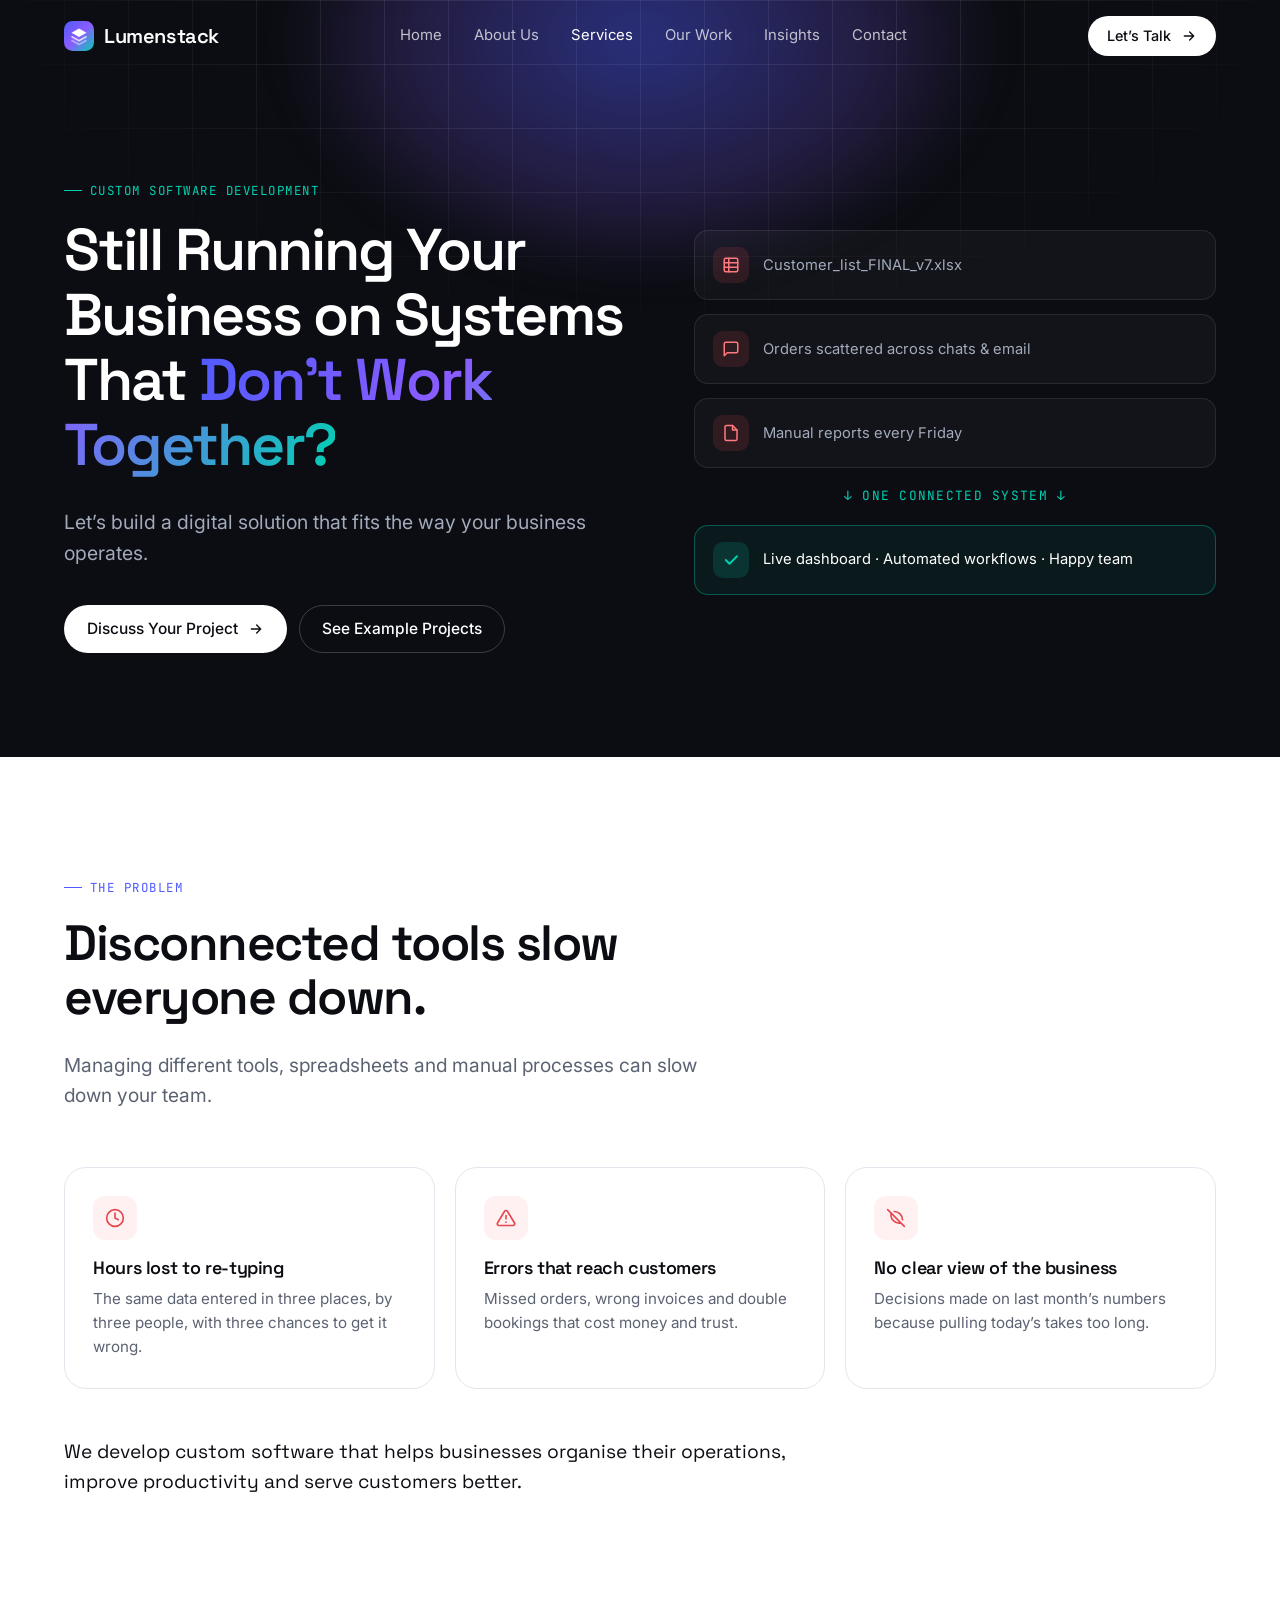
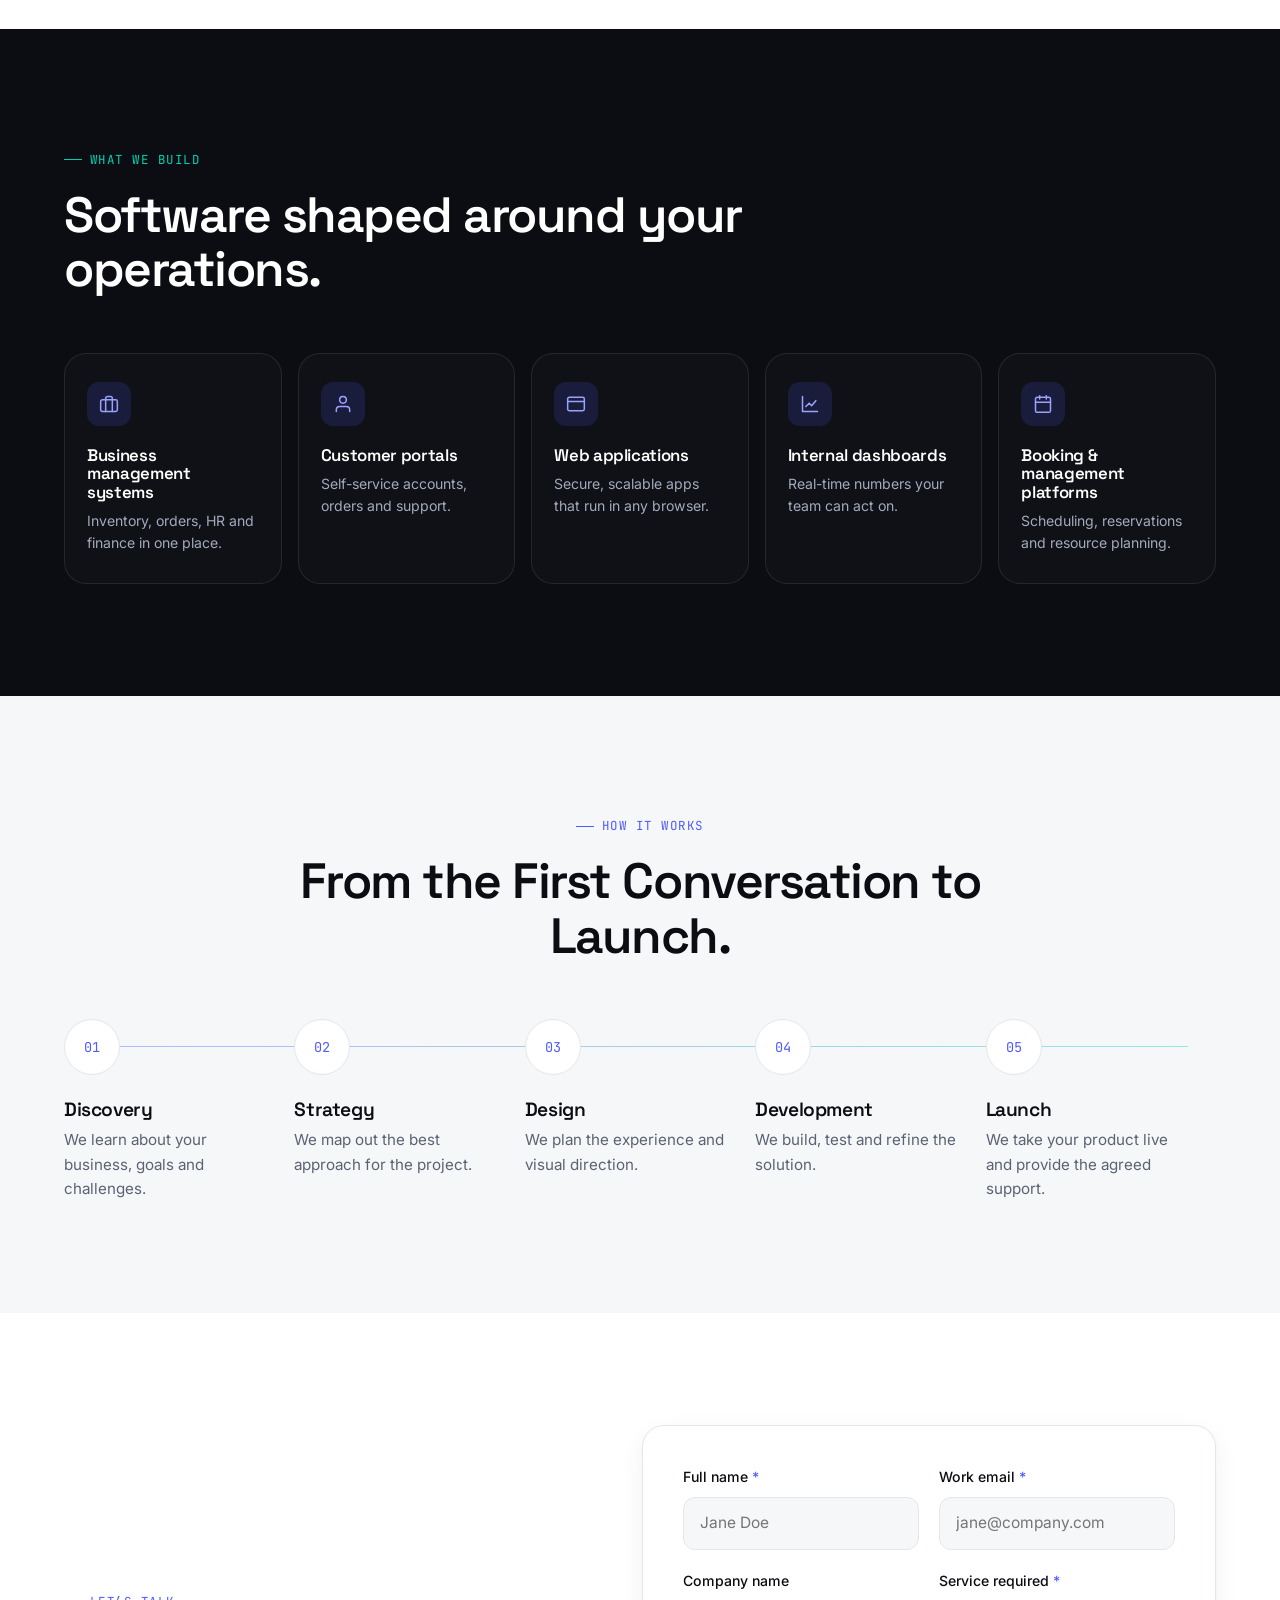
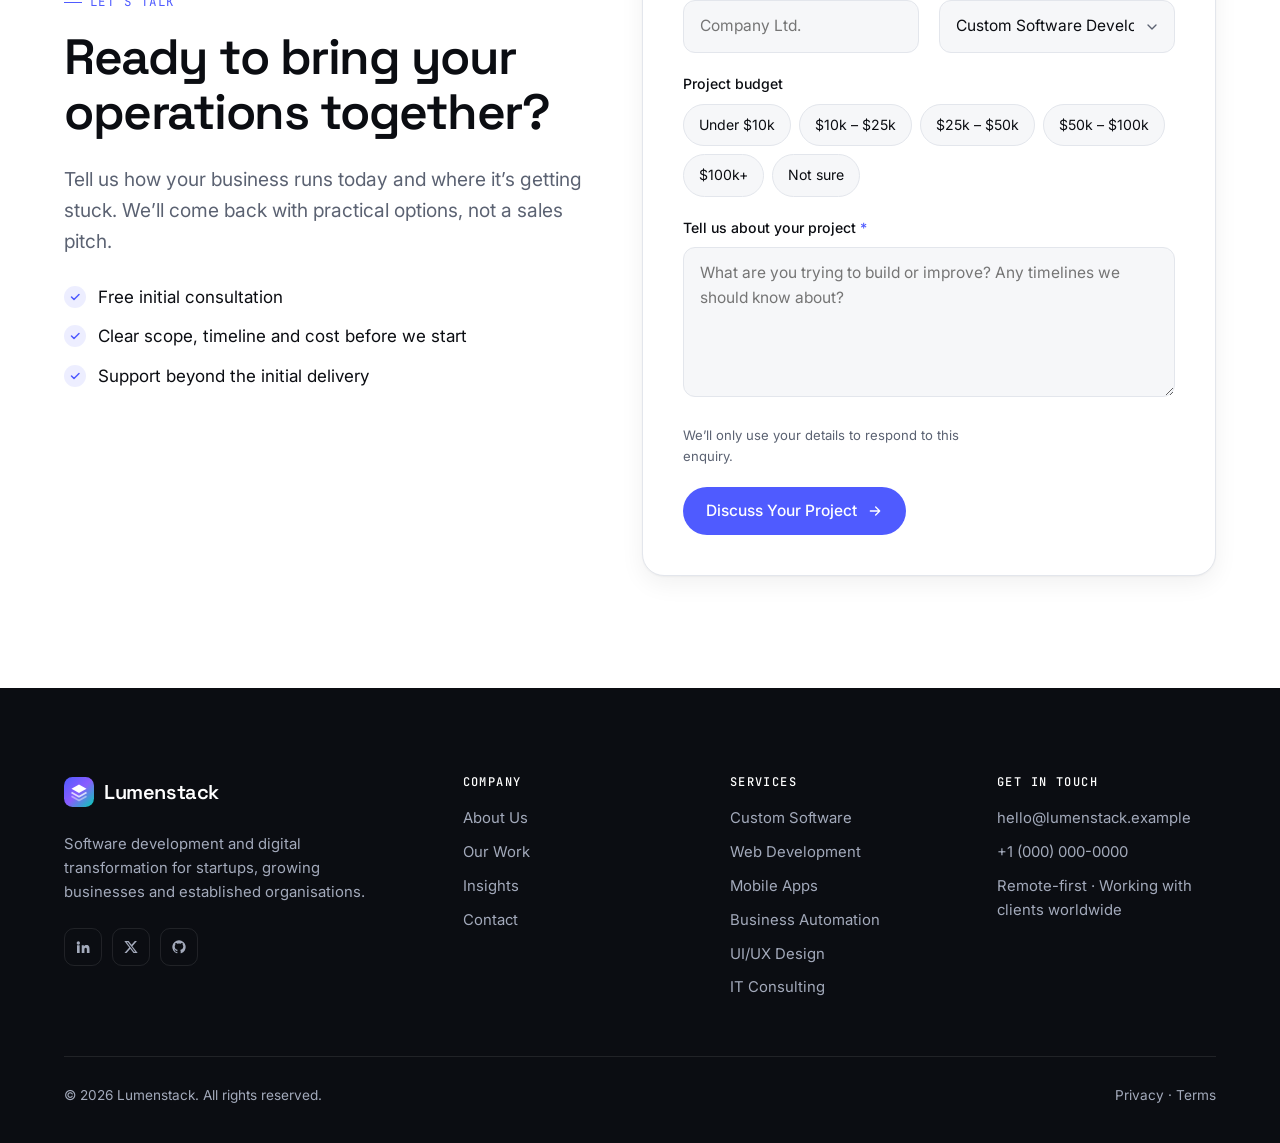
<file: software-development.html>
<!doctype html>
<html lang="en" class="no-js">
<head>
  <meta charset="utf-8">
  <meta name="viewport" content="width=device-width, initial-scale=1">
  <title>Custom Software Development — Lumenstack</title>
  <meta name="description" content="Still running your business on systems that don't work together? Let's build software that fits the way you operate.">
  <meta name="theme-color" content="#0b0d12">
  <link rel="icon" href="assets/img/favicon.svg" type="image/svg+xml">
  <link rel="preconnect" href="https://fonts.googleapis.com">
  <link rel="preconnect" href="https://fonts.gstatic.com" crossorigin>
  <link href="https://fonts.googleapis.com/css2?family=Inter:wght@400;500;600&family=JetBrains+Mono:wght@400;500&family=Space+Grotesk:wght@500;600&display=swap" rel="stylesheet">
  <link rel="stylesheet" href="assets/css/styles.css">
</head>
<body>
  <a class="skip-link" href="#main">Skip to content</a>
  <header class="site-header">
    <div class="container nav">
      <a class="logo" href="index.html" aria-label="Lumenstack home">
        <svg class="logo-mark" viewBox="0 0 32 32" fill="none" aria-hidden="true">
          <defs>
            <linearGradient id="lg" x1="0" y1="0" x2="32" y2="32" gradientUnits="userSpaceOnUse">
              <stop stop-color="#4F5BFF"/><stop offset=".5" stop-color="#8A5CFF"/><stop offset="1" stop-color="#00D1B2"/>
            </linearGradient>
          </defs>
          <rect width="32" height="32" rx="9" fill="url(#lg)"/>
          <path d="M8 12.5 16 8l8 4.5-8 4.5-8-4.5Z" fill="#fff"/>
          <path d="m8 16.5 8 4.5 8-4.5" stroke="#fff" stroke-width="1.8" stroke-linejoin="round" opacity=".75"/>
          <path d="m8 20.5 8 4.5 8-4.5" stroke="#fff" stroke-width="1.8" stroke-linejoin="round" opacity=".45"/>
        </svg>
        Lumenstack
      </a>
      <ul class="nav-links">
        <li><a href="index.html">Home</a></li>
        <li><a href="about.html">About Us</a></li>
        <li><a href="services.html" aria-current="page">Services</a></li>
        <li><a href="work.html">Our Work</a></li>
        <li><a href="insights.html">Insights</a></li>
        <li><a href="contact.html">Contact</a></li>
        <li class="mobile-cta"><a class="btn btn--primary" href="contact.html">Let’s Talk</a></li>
      </ul>
      <div class="nav-cta">
        <a class="btn btn--primary btn--sm" href="contact.html">Let’s Talk
          <svg viewBox="0 0 24 24" fill="none" stroke="currentColor" stroke-width="2" stroke-linecap="round" stroke-linejoin="round"><path d="M5 12h14M13 6l6 6-6 6"/></svg>
        </a>
        <button class="nav-toggle" aria-label="Open menu" aria-expanded="false"><span></span></button>
      </div>
    </div>
  </header>
  <main id="main">
    <section class="page-hero">
      <div class="container lp-hero-grid">
        <div>
          <span class="eyebrow reveal">Custom Software Development</span>
          <h1 class="reveal">Still Running Your Business on Systems That <span class="grad-text">Don’t Work Together?</span></h1>
          <p class="lead reveal">Let’s build a digital solution that fits the way your business operates.</p>
          <div class="hero-actions reveal" style="justify-content:flex-start">
            <a class="btn btn--primary" href="#enquire">Discuss Your Project <svg viewBox="0 0 24 24" fill="none" stroke="currentColor" stroke-width="2" stroke-linecap="round" stroke-linejoin="round"><path d="M5 12h14M13 6l6 6-6 6"/></svg></a>
            <a class="btn btn--ghost" href="work.html">See Example Projects</a>
          </div>
        </div>
        <div class="chaos-visual reveal" aria-hidden="true">
          <div class="chaos-card"><span class="ico"><svg viewBox="0 0 24 24" fill="none" stroke="currentColor" stroke-width="2" stroke-linecap="round" stroke-linejoin="round"><rect x="3" y="3" width="18" height="18" rx="2"/><path d="M3 9h18M3 15h18M9 3v18"/></svg></span>Customer_list_FINAL_v7.xlsx</div>
          <div class="chaos-card"><span class="ico"><svg viewBox="0 0 24 24" fill="none" stroke="currentColor" stroke-width="2" stroke-linecap="round" stroke-linejoin="round"><path d="M21 15a2 2 0 0 1-2 2H7l-4 4V5a2 2 0 0 1 2-2h14a2 2 0 0 1 2 2Z"/></svg></span>Orders scattered across chats &amp; email</div>
          <div class="chaos-card"><span class="ico"><svg viewBox="0 0 24 24" fill="none" stroke="currentColor" stroke-width="2" stroke-linecap="round" stroke-linejoin="round"><path d="M14 2H6a2 2 0 0 0-2 2v16a2 2 0 0 0 2 2h12a2 2 0 0 0 2-2V8Z"/><path d="M14 2v6h6"/></svg></span>Manual reports every Friday</div>
          <div class="chaos-arrow">↓ One connected system ↓</div>
          <div class="chaos-card ok"><span class="ico"><svg viewBox="0 0 24 24" fill="none" stroke="currentColor" stroke-width="2.5" stroke-linecap="round" stroke-linejoin="round"><path d="M5 12l5 5L20 7"/></svg></span>Live dashboard · Automated workflows · Happy team</div>
        </div>
      </div>
    </section>

    <section class="section">
      <div class="container">
        <div class="section-head reveal">
          <span class="eyebrow">The problem</span>
          <h2>Disconnected tools slow everyone down.</h2>
          <p class="lead">Managing different tools, spreadsheets and manual processes can slow down your team.</p>
        </div>
        <div class="pain-grid">
          <div class="pain reveal">
            <div class="icon"><svg viewBox="0 0 24 24" fill="none" stroke="currentColor" stroke-width="2" stroke-linecap="round" stroke-linejoin="round"><circle cx="12" cy="12" r="10"/><path d="M12 6v6l4 2"/></svg></div>
            <h3>Hours lost to re-typing</h3>
            <p>The same data entered in three places, by three people, with three chances to get it wrong.</p>
          </div>
          <div class="pain reveal">
            <div class="icon"><svg viewBox="0 0 24 24" fill="none" stroke="currentColor" stroke-width="2" stroke-linecap="round" stroke-linejoin="round"><path d="M10.3 3.9 1.8 18a2 2 0 0 0 1.7 3h17a2 2 0 0 0 1.7-3L13.7 3.9a2 2 0 0 0-3.4 0ZM12 9v4M12 17h.01"/></svg></div>
            <h3>Errors that reach customers</h3>
            <p>Missed orders, wrong invoices and double bookings that cost money and trust.</p>
          </div>
          <div class="pain reveal">
            <div class="icon"><svg viewBox="0 0 24 24" fill="none" stroke="currentColor" stroke-width="2" stroke-linecap="round" stroke-linejoin="round"><path d="M17.9 17.9A10 10 0 0 1 6.1 6.1M2 2l20 20M9.9 4.2A10 10 0 0 1 19.8 14"/></svg></div>
            <h3>No clear view of the business</h3>
            <p>Decisions made on last month’s numbers because pulling today’s takes too long.</p>
          </div>
        </div>
        <p class="reveal" style="margin-top:48px;font-size:1.2rem;font-family:var(--display);max-width:760px">We develop custom software that helps businesses organise their operations, improve productivity and serve customers better.</p>
      </div>
    </section>

    <section class="section section--dark">
      <div class="container">
        <div class="section-head reveal">
          <span class="eyebrow">What we build</span>
          <h2>Software shaped around your operations.</h2>
        </div>
        <div class="build-grid">
          <div class="build-item reveal">
            <div class="icon"><svg viewBox="0 0 24 24" fill="none" stroke="currentColor" stroke-width="1.8" stroke-linecap="round" stroke-linejoin="round"><rect x="2" y="7" width="20" height="14" rx="2"/><path d="M16 21V5a2 2 0 0 0-2-2h-4a2 2 0 0 0-2 2v16"/></svg></div>
            <h3>Business management systems</h3>
            <p>Inventory, orders, HR and finance in one place.</p>
          </div>
          <div class="build-item reveal">
            <div class="icon"><svg viewBox="0 0 24 24" fill="none" stroke="currentColor" stroke-width="1.8" stroke-linecap="round" stroke-linejoin="round"><path d="M20 21v-2a4 4 0 0 0-4-4H8a4 4 0 0 0-4 4v2"/><circle cx="12" cy="7" r="4"/></svg></div>
            <h3>Customer portals</h3>
            <p>Self-service accounts, orders and support.</p>
          </div>
          <div class="build-item reveal">
            <div class="icon"><svg viewBox="0 0 24 24" fill="none" stroke="currentColor" stroke-width="1.8" stroke-linecap="round" stroke-linejoin="round"><rect x="2" y="4" width="20" height="16" rx="2"/><path d="M2 9h20"/></svg></div>
            <h3>Web applications</h3>
            <p>Secure, scalable apps that run in any browser.</p>
          </div>
          <div class="build-item reveal">
            <div class="icon"><svg viewBox="0 0 24 24" fill="none" stroke="currentColor" stroke-width="1.8" stroke-linecap="round" stroke-linejoin="round"><path d="M3 3v18h18"/><path d="m7 15 4-4 3 3 5-6"/></svg></div>
            <h3>Internal dashboards</h3>
            <p>Real-time numbers your team can act on.</p>
          </div>
          <div class="build-item reveal">
            <div class="icon"><svg viewBox="0 0 24 24" fill="none" stroke="currentColor" stroke-width="1.8" stroke-linecap="round" stroke-linejoin="round"><rect x="3" y="4" width="18" height="18" rx="2"/><path d="M16 2v4M8 2v4M3 10h18"/></svg></div>
            <h3>Booking &amp; management platforms</h3>
            <p>Scheduling, reservations and resource planning.</p>
          </div>
        </div>
      </div>
    </section>

    <section class="section section--alt">
      <div class="container">
        <div class="section-head section-head--center reveal">
          <span class="eyebrow">How it works</span>
          <h2>From the First Conversation to Launch.</h2>
        </div>
        <div class="process">
          <div class="step reveal"><div class="dot">01</div><h3>Discovery</h3><p>We learn about your business, goals and challenges.</p></div>
          <div class="step reveal"><div class="dot">02</div><h3>Strategy</h3><p>We map out the best approach for the project.</p></div>
          <div class="step reveal"><div class="dot">03</div><h3>Design</h3><p>We plan the experience and visual direction.</p></div>
          <div class="step reveal"><div class="dot">04</div><h3>Development</h3><p>We build, test and refine the solution.</p></div>
          <div class="step reveal"><div class="dot">05</div><h3>Launch</h3><p>We take your product live and provide the agreed support.</p></div>
        </div>
      </div>
    </section>

    <section class="section" id="enquire" style="scroll-margin-top:72px">
      <div class="container lp-form-wrap">
        <div class="reveal">
          <span class="eyebrow">Let’s talk</span>
          <h2>Ready to bring your operations together?</h2>
          <p class="lead">Tell us how your business runs today and where it’s getting stuck. We’ll come back with practical options, not a sales pitch.</p>
          <ul class="check-list" style="margin-top:28px">
            <li>Free initial consultation</li>
            <li>Clear scope, timeline and cost before we start</li>
            <li>Support beyond the initial delivery</li>
          </ul>
        </div>
          <div class="form-card reveal">
            <form data-enquiry>
              <div class="form-grid">
                <div class="field">
                  <label for="name">Full name <span class="req">*</span></label>
                  <input id="name" name="name" type="text" autocomplete="name" placeholder="Jane Doe" required>
                  <span class="error">Please enter your name.</span>
                </div>
                <div class="field">
                  <label for="email">Work email <span class="req">*</span></label>
                  <input id="email" name="email" type="email" autocomplete="email" placeholder="jane@company.com" required>
                  <span class="error">Please enter a valid work email.</span>
                </div>
                <div class="field">
                  <label for="company">Company name</label>
                  <input id="company" name="company" type="text" autocomplete="organization" placeholder="Company Ltd.">
                </div>
                <div class="field">
                  <label for="service">Service required <span class="req">*</span></label>
                  <select id="service" name="service" required>
                    <option value="">Select a service</option>
                    <option value="software" selected>Custom Software Development</option>
                    <option value="web">Website &amp; Web Application</option>
                    <option value="mobile">Mobile App Development</option>
                    <option value="automation">Business Automation</option>
                    <option value="design">UI/UX Design</option>
                    <option value="consulting">IT Consulting</option>
                    <option value="other">Not sure yet</option>
                  </select>
                  <span class="error">Please choose a service.</span>
                </div>
                <div class="field field--full">
                  <label>Project budget</label>
                  <div class="chip-group">
                    <input type="radio" name="budget" id="b1" value="under-10k"><label for="b1">Under $10k</label>
                    <input type="radio" name="budget" id="b2" value="10-25k"><label for="b2">$10k – $25k</label>
                    <input type="radio" name="budget" id="b3" value="25-50k"><label for="b3">$25k – $50k</label>
                    <input type="radio" name="budget" id="b4" value="50-100k"><label for="b4">$50k – $100k</label>
                    <input type="radio" name="budget" id="b5" value="100k-plus"><label for="b5">$100k+</label>
                    <input type="radio" name="budget" id="b6" value="unsure"><label for="b6">Not sure</label>
                  </div>
                </div>
                <div class="field field--full">
                  <label for="message">Tell us about your project <span class="req">*</span></label>
                  <textarea id="message" name="message" placeholder="What are you trying to build or improve? Any timelines we should know about?" required></textarea>
                  <span class="error">A short description helps us prepare.</span>
                </div>
              </div>
              <div class="form-foot">
                <small>We’ll only use your details to respond to this enquiry.</small>
                <button class="btn btn--brand" type="submit">Discuss Your Project
                  <svg viewBox="0 0 24 24" fill="none" stroke="currentColor" stroke-width="2" stroke-linecap="round" stroke-linejoin="round"><path d="M5 12h14M13 6l6 6-6 6"/></svg>
                </button>
              </div>
            </form>
            <div class="form-success" role="status" aria-live="polite">
              <div class="tick"><svg viewBox="0 0 24 24" fill="none" stroke="currentColor" stroke-width="2.5" stroke-linecap="round" stroke-linejoin="round"><path d="M5 12l5 5L20 7"/></svg></div>
              <h3>Thanks, we’ve got it.</h3>
              <p style="color:var(--muted);margin:0">We’ll review your enquiry and get back to you within one business day to discuss next steps.</p>
            </div>
          </div>

      </div>
    </section>
  </main>
  <footer class="site-footer">
    <div class="container">
      <div class="footer-top">
        <div class="footer-brand">
          <a class="logo" href="index.html" aria-label="Lumenstack home">
            <svg class="logo-mark" viewBox="0 0 32 32" fill="none" aria-hidden="true">
              <defs>
                <linearGradient id="lgf" x1="0" y1="0" x2="32" y2="32" gradientUnits="userSpaceOnUse">
                  <stop stop-color="#4F5BFF"/><stop offset=".5" stop-color="#8A5CFF"/><stop offset="1" stop-color="#00D1B2"/>
                </linearGradient>
              </defs>
              <rect width="32" height="32" rx="9" fill="url(#lgf)"/>
              <path d="M8 12.5 16 8l8 4.5-8 4.5-8-4.5Z" fill="#fff"/>
              <path d="m8 16.5 8 4.5 8-4.5" stroke="#fff" stroke-width="1.8" stroke-linejoin="round" opacity=".75"/>
              <path d="m8 20.5 8 4.5 8-4.5" stroke="#fff" stroke-width="1.8" stroke-linejoin="round" opacity=".45"/>
            </svg>
            Lumenstack
          </a>
          <p>Software development and digital transformation for startups, growing businesses and established organisations.</p>
          <div class="socials">
            <a href="#" aria-label="LinkedIn"><svg viewBox="0 0 24 24" fill="currentColor"><path d="M4.98 3.5a2.5 2.5 0 1 1 0 5 2.5 2.5 0 0 1 0-5ZM3 9.5h4V21H3V9.5Zm6.5 0h3.8v1.6h.1c.5-1 1.8-2 3.7-2 4 0 4.7 2.6 4.7 6V21h-4v-5.1c0-1.2 0-2.8-1.7-2.8s-2 1.3-2 2.7V21h-4V9.5Z"/></svg></a>
            <a href="#" aria-label="X"><svg viewBox="0 0 24 24" fill="currentColor"><path d="M17.8 3h3.1l-6.8 7.7L22 21h-6.2l-4.9-6.3L5.3 21H2.2l7.2-8.3L2 3h6.4l4.4 5.8L17.8 3Zm-1.1 16.2h1.7L7.4 4.7H5.6l11.1 14.5Z"/></svg></a>
            <a href="#" aria-label="GitHub"><svg viewBox="0 0 24 24" fill="currentColor"><path d="M12 2a10 10 0 0 0-3.2 19.5c.5.1.7-.2.7-.5v-1.7c-2.8.6-3.4-1.3-3.4-1.3-.4-1.2-1.1-1.5-1.1-1.5-.9-.6.1-.6.1-.6 1 .1 1.5 1 1.5 1 .9 1.6 2.4 1.1 3 .9.1-.7.4-1.1.6-1.4-2.2-.3-4.6-1.1-4.6-5 0-1.1.4-2 1-2.7-.1-.3-.4-1.3.1-2.7 0 0 .8-.3 2.8 1a9.6 9.6 0 0 1 5 0c1.9-1.3 2.8-1 2.8-1 .5 1.4.2 2.4.1 2.7.6.7 1 1.6 1 2.7 0 3.9-2.4 4.7-4.6 5 .4.3.7.9.7 1.9V21c0 .3.2.6.7.5A10 10 0 0 0 12 2Z"/></svg></a>
          </div>
        </div>
        <div>
          <h4>Company</h4>
          <ul>
            <li><a href="about.html">About Us</a></li>
            <li><a href="work.html">Our Work</a></li>
            <li><a href="insights.html">Insights</a></li>
            <li><a href="contact.html">Contact</a></li>
          </ul>
        </div>
        <div>
          <h4>Services</h4>
          <ul>
            <li><a href="software-development.html">Custom Software</a></li>
            <li><a href="services.html#web">Web Development</a></li>
            <li><a href="services.html#mobile">Mobile Apps</a></li>
            <li><a href="services.html#automation">Business Automation</a></li>
            <li><a href="services.html#design">UI/UX Design</a></li>
            <li><a href="services.html#consulting">IT Consulting</a></li>
          </ul>
        </div>
        <div>
          <h4>Get in touch</h4>
          <ul>
            <li><a href="mailto:hello@lumenstack.example">hello@lumenstack.example</a></li>
            <li><a href="tel:+10000000000">+1 (000) 000-0000</a></li>
            <li>Remote-first · Working with clients worldwide</li>
          </ul>
        </div>
      </div>
      <div class="footer-bottom">
        <span>© <span data-year>2026</span> Lumenstack. All rights reserved.</span>
        <span><a href="#">Privacy</a> · <a href="#">Terms</a></span>
      </div>
    </div>
  </footer>
  <script src="assets/js/main.js"></script>
</body>
</html>
</file>
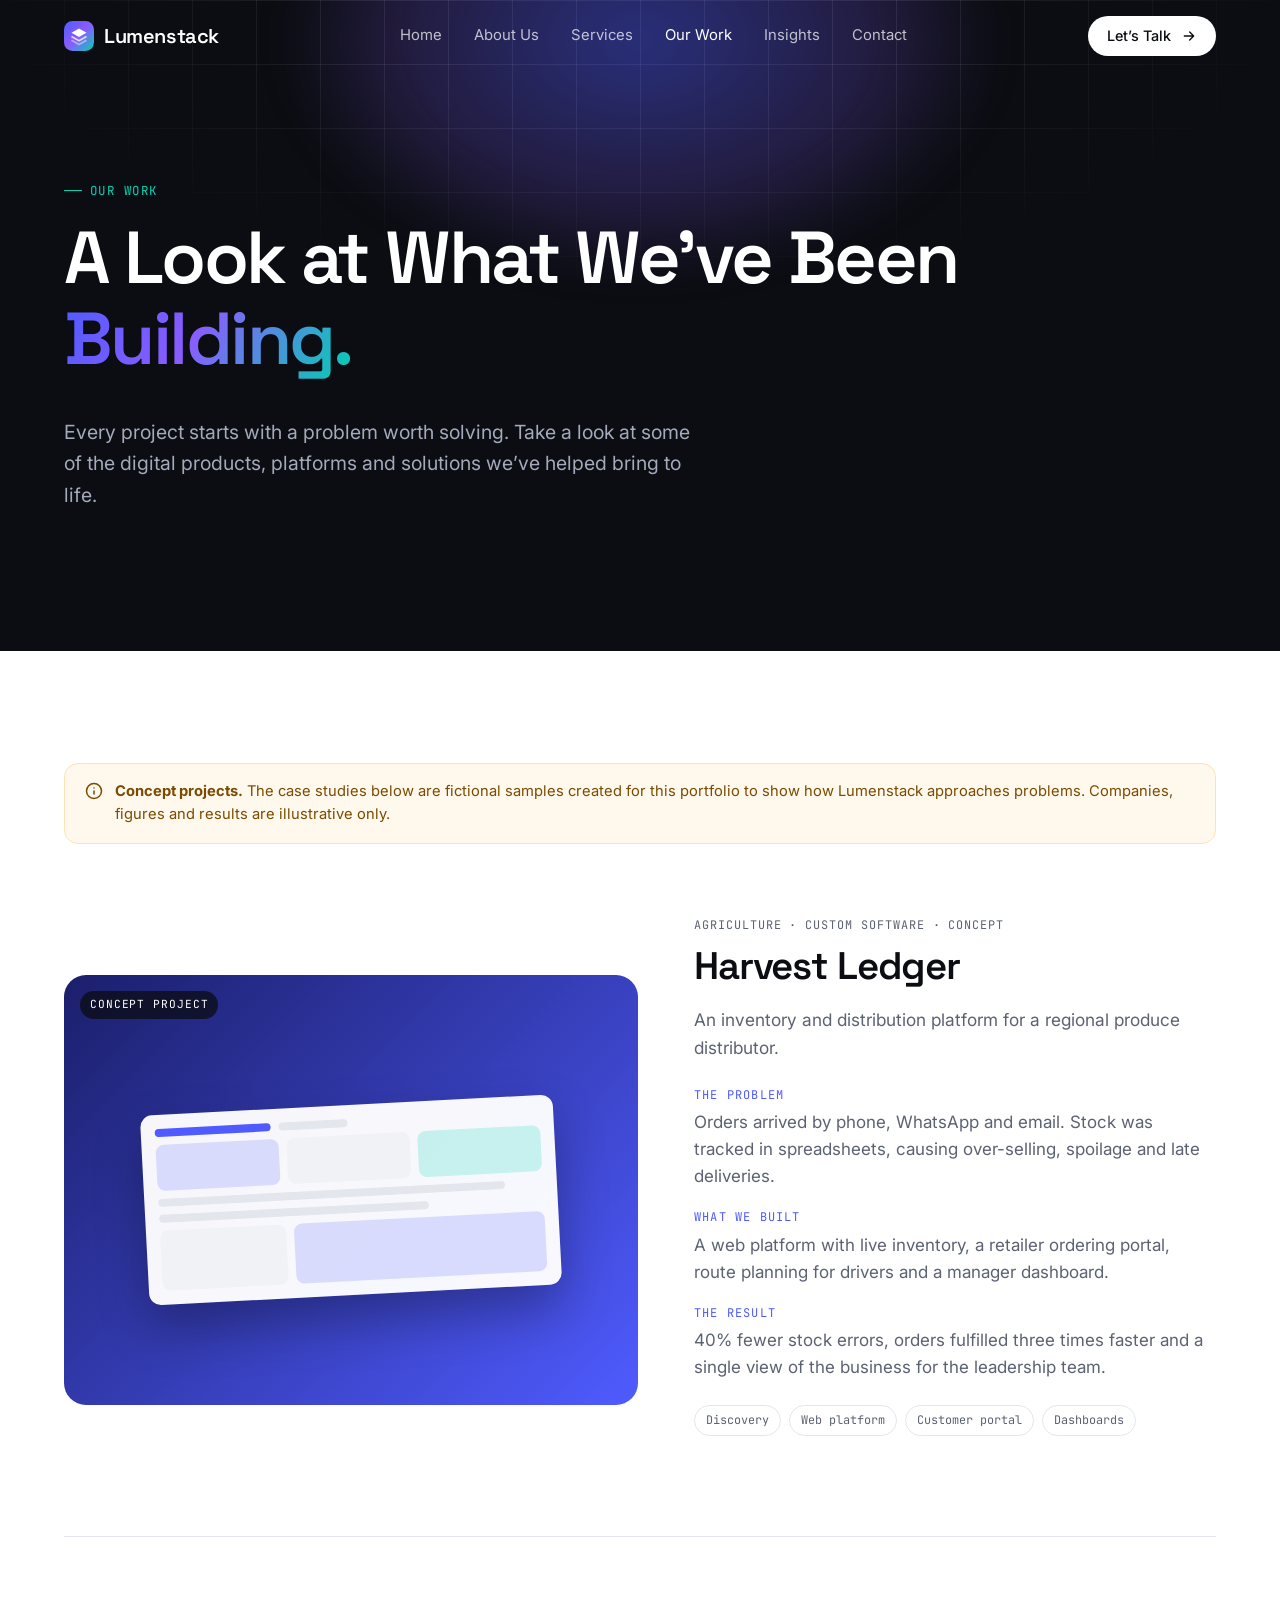
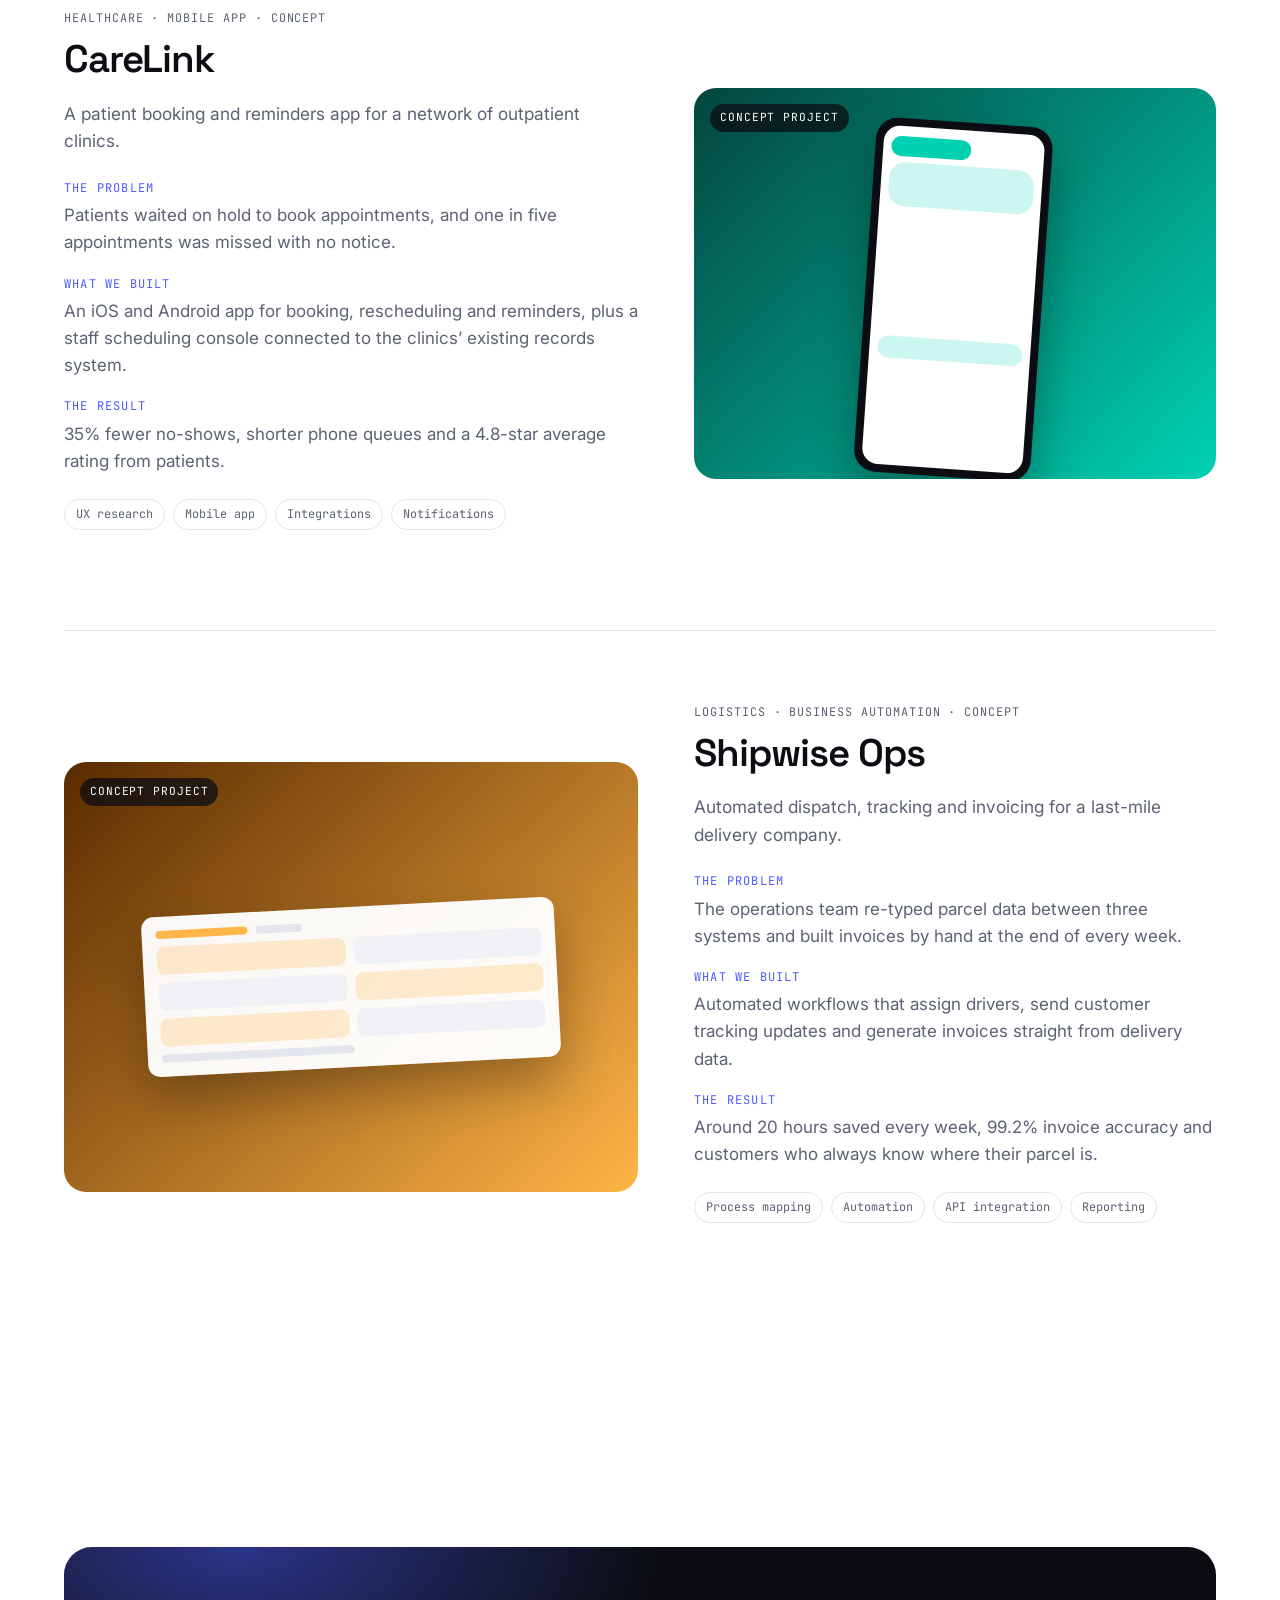
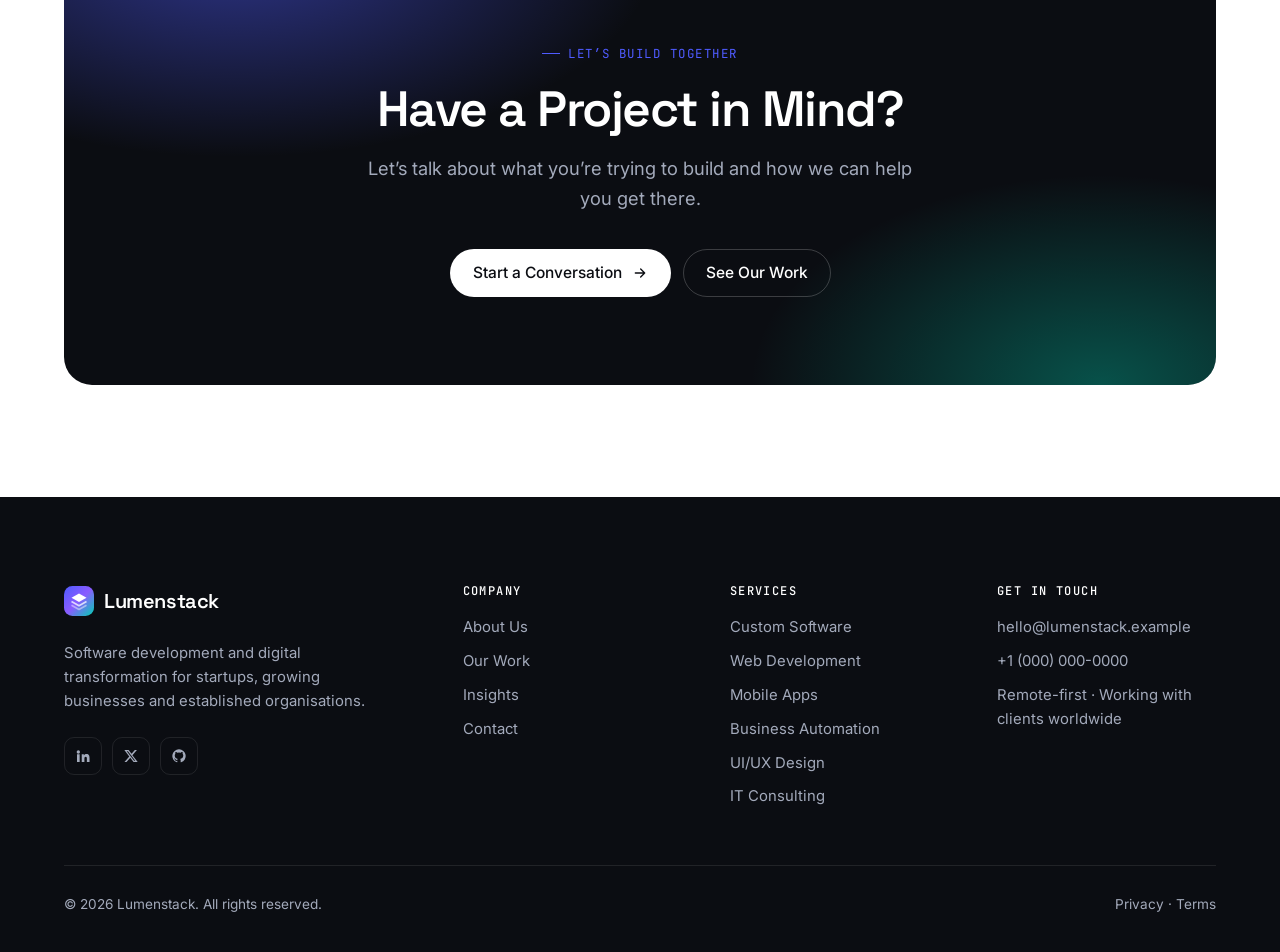
<file: work.html>
<!doctype html>
<html lang="en" class="no-js">
<head>
  <meta charset="utf-8">
  <meta name="viewport" content="width=device-width, initial-scale=1">
  <title>Our Work — Lumenstack</title>
  <meta name="description" content="Concept case studies showing how Lumenstack approaches software, mobile and automation projects.">
  <meta name="theme-color" content="#0b0d12">
  <link rel="icon" href="assets/img/favicon.svg" type="image/svg+xml">
  <link rel="preconnect" href="https://fonts.googleapis.com">
  <link rel="preconnect" href="https://fonts.gstatic.com" crossorigin>
  <link href="https://fonts.googleapis.com/css2?family=Inter:wght@400;500;600&family=JetBrains+Mono:wght@400;500&family=Space+Grotesk:wght@500;600&display=swap" rel="stylesheet">
  <link rel="stylesheet" href="assets/css/styles.css">
</head>
<body>
  <a class="skip-link" href="#main">Skip to content</a>
  <header class="site-header">
    <div class="container nav">
      <a class="logo" href="index.html" aria-label="Lumenstack home">
        <svg class="logo-mark" viewBox="0 0 32 32" fill="none" aria-hidden="true">
          <defs>
            <linearGradient id="lg" x1="0" y1="0" x2="32" y2="32" gradientUnits="userSpaceOnUse">
              <stop stop-color="#4F5BFF"/><stop offset=".5" stop-color="#8A5CFF"/><stop offset="1" stop-color="#00D1B2"/>
            </linearGradient>
          </defs>
          <rect width="32" height="32" rx="9" fill="url(#lg)"/>
          <path d="M8 12.5 16 8l8 4.5-8 4.5-8-4.5Z" fill="#fff"/>
          <path d="m8 16.5 8 4.5 8-4.5" stroke="#fff" stroke-width="1.8" stroke-linejoin="round" opacity=".75"/>
          <path d="m8 20.5 8 4.5 8-4.5" stroke="#fff" stroke-width="1.8" stroke-linejoin="round" opacity=".45"/>
        </svg>
        Lumenstack
      </a>
      <ul class="nav-links">
        <li><a href="index.html">Home</a></li>
        <li><a href="about.html">About Us</a></li>
        <li><a href="services.html">Services</a></li>
        <li><a href="work.html" aria-current="page">Our Work</a></li>
        <li><a href="insights.html">Insights</a></li>
        <li><a href="contact.html">Contact</a></li>
        <li class="mobile-cta"><a class="btn btn--primary" href="contact.html">Let’s Talk</a></li>
      </ul>
      <div class="nav-cta">
        <a class="btn btn--primary btn--sm" href="contact.html">Let’s Talk
          <svg viewBox="0 0 24 24" fill="none" stroke="currentColor" stroke-width="2" stroke-linecap="round" stroke-linejoin="round"><path d="M5 12h14M13 6l6 6-6 6"/></svg>
        </a>
        <button class="nav-toggle" aria-label="Open menu" aria-expanded="false"><span></span></button>
      </div>
    </div>
  </header>
  <main id="main">
    <section class="page-hero">
      <div class="container">
        <span class="eyebrow reveal">Our Work</span>
        <h1 class="reveal" style="max-width:900px">A Look at What We’ve Been <span class="grad-text">Building.</span></h1>
        <p class="lead reveal">Every project starts with a problem worth solving. Take a look at some of the digital products, platforms and solutions we’ve helped bring to life.</p>
      </div>
    </section>

    <section class="section">
      <div class="container">
        <div class="concept-note reveal" style="margin:0 0 72px">
          <svg viewBox="0 0 24 24" fill="none" stroke="currentColor" stroke-width="2" stroke-linecap="round" stroke-linejoin="round"><circle cx="12" cy="12" r="10"/><path d="M12 16v-4M12 8h.01"/></svg>
          <span><strong>Concept projects.</strong> The case studies below are fictional samples created for this portfolio to show how Lumenstack approaches problems. Companies, figures and results are illustrative only.</span>
        </div>

        <article class="case-study reveal" id="harvest-ledger">
          <div class="case-cover case-cover--a">
            <span class="badge">Concept project</span>
            <div class="mock" aria-hidden="true">
              <div class="mock-row"><div class="mock-bar" style="width:30%;background:#4f5bff"></div><div class="mock-bar" style="width:18%"></div></div>
              <div class="mock-row"><div class="mock-block c1"></div><div class="mock-block"></div><div class="mock-block c2"></div></div>
              <div class="mock-bar" style="width:90%"></div>
              <div class="mock-bar" style="width:70%"></div>
              <div class="mock-row"><div class="mock-block" style="height:60px"></div><div class="mock-block c1" style="height:60px;flex:2"></div></div>
            </div>
          </div>
          <div>
            <div class="case-meta">Agriculture · Custom Software · Concept</div>
            <h2>Harvest Ledger</h2>
            <p class="lead" style="font-size:1.08rem">An inventory and distribution platform for a regional produce distributor.</p>
            <dl>
              <div><dt>The problem</dt><dd>Orders arrived by phone, WhatsApp and email. Stock was tracked in spreadsheets, causing over-selling, spoilage and late deliveries.</dd></div>
              <div><dt>What we built</dt><dd>A web platform with live inventory, a retailer ordering portal, route planning for drivers and a manager dashboard.</dd></div>
              <div><dt>The result</dt><dd>40% fewer stock errors, orders fulfilled three times faster and a single view of the business for the leadership team.</dd></div>
            </dl>
            <div class="tag-row"><span class="tag">Discovery</span><span class="tag">Web platform</span><span class="tag">Customer portal</span><span class="tag">Dashboards</span></div>
          </div>
        </article>

        <article class="case-study reveal" id="carelink">
          <div class="case-cover case-cover--b">
            <span class="badge">Concept project</span>
            <div class="mock-phone" aria-hidden="true">
              <div>
                <div class="mock-bar" style="width:55%;background:#00d1b2"></div>
                <div class="mock-block c2" style="height:44px"></div>
                <div class="mock-bar" style="width:80%"></div>
                <div class="mock-bar" style="width:60%"></div>
                <div class="mock-block" style="height:30px"></div>
                <div class="mock-block" style="height:30px"></div>
                <div class="mock-block c2" style="height:22px;border-radius:999px"></div>
              </div>
            </div>
          </div>
          <div>
            <div class="case-meta">Healthcare · Mobile App · Concept</div>
            <h2>CareLink</h2>
            <p class="lead" style="font-size:1.08rem">A patient booking and reminders app for a network of outpatient clinics.</p>
            <dl>
              <div><dt>The problem</dt><dd>Patients waited on hold to book appointments, and one in five appointments was missed with no notice.</dd></div>
              <div><dt>What we built</dt><dd>An iOS and Android app for booking, rescheduling and reminders, plus a staff scheduling console connected to the clinics’ existing records system.</dd></div>
              <div><dt>The result</dt><dd>35% fewer no-shows, shorter phone queues and a 4.8-star average rating from patients.</dd></div>
            </dl>
            <div class="tag-row"><span class="tag">UX research</span><span class="tag">Mobile app</span><span class="tag">Integrations</span><span class="tag">Notifications</span></div>
          </div>
        </article>

        <article class="case-study reveal" id="shipwise-ops">
          <div class="case-cover case-cover--c">
            <span class="badge">Concept project</span>
            <div class="mock" aria-hidden="true">
              <div class="mock-row"><div class="mock-bar" style="width:24%;background:#ffb547"></div><div class="mock-bar" style="width:12%"></div></div>
              <div class="mock-row"><div class="mock-block c3" style="height:28px"></div><div class="mock-block" style="height:28px"></div></div>
              <div class="mock-row"><div class="mock-block" style="height:28px"></div><div class="mock-block c3" style="height:28px"></div></div>
              <div class="mock-row"><div class="mock-block c3" style="height:28px"></div><div class="mock-block" style="height:28px"></div></div>
              <div class="mock-bar" style="width:50%"></div>
            </div>
          </div>
          <div>
            <div class="case-meta">Logistics · Business Automation · Concept</div>
            <h2>Shipwise Ops</h2>
            <p class="lead" style="font-size:1.08rem">Automated dispatch, tracking and invoicing for a last-mile delivery company.</p>
            <dl>
              <div><dt>The problem</dt><dd>The operations team re-typed parcel data between three systems and built invoices by hand at the end of every week.</dd></div>
              <div><dt>What we built</dt><dd>Automated workflows that assign drivers, send customer tracking updates and generate invoices straight from delivery data.</dd></div>
              <div><dt>The result</dt><dd>Around 20 hours saved every week, 99.2% invoice accuracy and customers who always know where their parcel is.</dd></div>
            </dl>
            <div class="tag-row"><span class="tag">Process mapping</span><span class="tag">Automation</span><span class="tag">API integration</span><span class="tag">Reporting</span></div>
          </div>
        </article>
      </div>
    </section>

    <section class="section">
      <div class="container">
        <div class="cta-band reveal">
          <span class="eyebrow">Let’s build together</span>
          <h2>Have a Project in Mind?</h2>
          <p>Let’s talk about what you’re trying to build and how we can help you get there.</p>
          <div class="hero-actions">
            <a class="btn btn--primary" href="contact.html">Start a Conversation
              <svg viewBox="0 0 24 24" fill="none" stroke="currentColor" stroke-width="2" stroke-linecap="round" stroke-linejoin="round"><path d="M5 12h14M13 6l6 6-6 6"/></svg>
            </a>
            <a class="btn btn--ghost" href="work.html">See Our Work</a>
          </div>
        </div>
      </div>
    </section>

  </main>
  <footer class="site-footer">
    <div class="container">
      <div class="footer-top">
        <div class="footer-brand">
          <a class="logo" href="index.html" aria-label="Lumenstack home">
            <svg class="logo-mark" viewBox="0 0 32 32" fill="none" aria-hidden="true">
              <defs>
                <linearGradient id="lgf" x1="0" y1="0" x2="32" y2="32" gradientUnits="userSpaceOnUse">
                  <stop stop-color="#4F5BFF"/><stop offset=".5" stop-color="#8A5CFF"/><stop offset="1" stop-color="#00D1B2"/>
                </linearGradient>
              </defs>
              <rect width="32" height="32" rx="9" fill="url(#lgf)"/>
              <path d="M8 12.5 16 8l8 4.5-8 4.5-8-4.5Z" fill="#fff"/>
              <path d="m8 16.5 8 4.5 8-4.5" stroke="#fff" stroke-width="1.8" stroke-linejoin="round" opacity=".75"/>
              <path d="m8 20.5 8 4.5 8-4.5" stroke="#fff" stroke-width="1.8" stroke-linejoin="round" opacity=".45"/>
            </svg>
            Lumenstack
          </a>
          <p>Software development and digital transformation for startups, growing businesses and established organisations.</p>
          <div class="socials">
            <a href="#" aria-label="LinkedIn"><svg viewBox="0 0 24 24" fill="currentColor"><path d="M4.98 3.5a2.5 2.5 0 1 1 0 5 2.5 2.5 0 0 1 0-5ZM3 9.5h4V21H3V9.5Zm6.5 0h3.8v1.6h.1c.5-1 1.8-2 3.7-2 4 0 4.7 2.6 4.7 6V21h-4v-5.1c0-1.2 0-2.8-1.7-2.8s-2 1.3-2 2.7V21h-4V9.5Z"/></svg></a>
            <a href="#" aria-label="X"><svg viewBox="0 0 24 24" fill="currentColor"><path d="M17.8 3h3.1l-6.8 7.7L22 21h-6.2l-4.9-6.3L5.3 21H2.2l7.2-8.3L2 3h6.4l4.4 5.8L17.8 3Zm-1.1 16.2h1.7L7.4 4.7H5.6l11.1 14.5Z"/></svg></a>
            <a href="#" aria-label="GitHub"><svg viewBox="0 0 24 24" fill="currentColor"><path d="M12 2a10 10 0 0 0-3.2 19.5c.5.1.7-.2.7-.5v-1.7c-2.8.6-3.4-1.3-3.4-1.3-.4-1.2-1.1-1.5-1.1-1.5-.9-.6.1-.6.1-.6 1 .1 1.5 1 1.5 1 .9 1.6 2.4 1.1 3 .9.1-.7.4-1.1.6-1.4-2.2-.3-4.6-1.1-4.6-5 0-1.1.4-2 1-2.7-.1-.3-.4-1.3.1-2.7 0 0 .8-.3 2.8 1a9.6 9.6 0 0 1 5 0c1.9-1.3 2.8-1 2.8-1 .5 1.4.2 2.4.1 2.7.6.7 1 1.6 1 2.7 0 3.9-2.4 4.7-4.6 5 .4.3.7.9.7 1.9V21c0 .3.2.6.7.5A10 10 0 0 0 12 2Z"/></svg></a>
          </div>
        </div>
        <div>
          <h4>Company</h4>
          <ul>
            <li><a href="about.html">About Us</a></li>
            <li><a href="work.html">Our Work</a></li>
            <li><a href="insights.html">Insights</a></li>
            <li><a href="contact.html">Contact</a></li>
          </ul>
        </div>
        <div>
          <h4>Services</h4>
          <ul>
            <li><a href="software-development.html">Custom Software</a></li>
            <li><a href="services.html#web">Web Development</a></li>
            <li><a href="services.html#mobile">Mobile Apps</a></li>
            <li><a href="services.html#automation">Business Automation</a></li>
            <li><a href="services.html#design">UI/UX Design</a></li>
            <li><a href="services.html#consulting">IT Consulting</a></li>
          </ul>
        </div>
        <div>
          <h4>Get in touch</h4>
          <ul>
            <li><a href="mailto:hello@lumenstack.example">hello@lumenstack.example</a></li>
            <li><a href="tel:+10000000000">+1 (000) 000-0000</a></li>
            <li>Remote-first · Working with clients worldwide</li>
          </ul>
        </div>
      </div>
      <div class="footer-bottom">
        <span>© <span data-year>2026</span> Lumenstack. All rights reserved.</span>
        <span><a href="#">Privacy</a> · <a href="#">Terms</a></span>
      </div>
    </div>
  </footer>
  <script src="assets/js/main.js"></script>
</body>
</html>
</file>
<file: assets/css/styles.css>
/* =========================================================
   Lumenstack — Software Development & Digital Transformation
   ========================================================= */

:root {
  --ink: #0b0d12;
  --ink-2: #13161e;
  --ink-3: #1c2030;
  --line-dark: rgba(255, 255, 255, 0.09);
  --paper: #ffffff;
  --paper-2: #f6f7f9;
  --paper-3: #eceef2;
  --line: #e3e6ec;
  --text: #0b0d12;
  --muted: #5b6272;
  --muted-dark: #a3aabb;
  --brand: #4f5bff;
  --brand-2: #00d1b2;
  --brand-3: #ffb547;
  --grad: linear-gradient(120deg, #4f5bff 0%, #8a5cff 45%, #00d1b2 100%);
  --radius: 14px;
  --radius-lg: 22px;
  --shadow: 0 1px 2px rgba(11, 13, 18, 0.04), 0 8px 24px rgba(11, 13, 18, 0.06);
  --shadow-lg: 0 20px 60px rgba(11, 13, 18, 0.12);
  --max: 1200px;
  --font: "Inter", system-ui, -apple-system, "Segoe UI", Roboto, sans-serif;
  --display: "Space Grotesk", "Inter", system-ui, sans-serif;
  --mono: "JetBrains Mono", ui-monospace, SFMono-Regular, Menlo, monospace;
}

*,
*::before,
*::after { box-sizing: border-box; }

html { scroll-behavior: smooth; }

body {
  margin: 0;
  font-family: var(--font);
  color: var(--text);
  background: var(--paper);
  font-size: 17px;
  line-height: 1.6;
  -webkit-font-smoothing: antialiased;
  text-rendering: optimizeLegibility;
}

img, svg { max-width: 100%; display: block; }
a { color: inherit; text-decoration: none; }
button, input, select, textarea { font: inherit; color: inherit; }

h1, h2, h3, h4 {
  font-family: var(--display);
  line-height: 1.1;
  letter-spacing: -0.02em;
  margin: 0 0 0.5em;
  font-weight: 600;
}
h1 { font-size: clamp(2.5rem, 6vw, 4.6rem); letter-spacing: -0.035em; }
h2 { font-size: clamp(2rem, 4vw, 3.1rem); letter-spacing: -0.03em; }
h3 { font-size: 1.3rem; }
p { margin: 0 0 1em; }

.container { width: 100%; max-width: var(--max); margin: 0 auto; padding: 0 24px; }
.section { padding: 112px 0; }
.section--tight { padding: 80px 0; }
.section--alt { background: var(--paper-2); }
.section--dark { background: var(--ink); color: #fff; }
.section--dark p { color: var(--muted-dark); }

.eyebrow {
  display: inline-flex;
  align-items: center;
  gap: 8px;
  font-family: var(--mono);
  font-size: 0.78rem;
  text-transform: uppercase;
  letter-spacing: 0.12em;
  color: var(--brand);
  margin-bottom: 18px;
}
.eyebrow::before {
  content: "";
  width: 18px;
  height: 1px;
  background: currentColor;
}
.section--dark .eyebrow, .hero .eyebrow, .page-hero .eyebrow { color: var(--brand-2); }

.lead { font-size: 1.2rem; color: var(--muted); max-width: 640px; }
.section--dark .lead { color: var(--muted-dark); }
.grad-text {
  background: var(--grad);
  -webkit-background-clip: text;
  background-clip: text;
  color: transparent;
}

.section-head { max-width: 720px; margin-bottom: 56px; }
.section-head--center { margin-left: auto; margin-right: auto; text-align: center; }
.section-head--center .lead { margin-left: auto; margin-right: auto; }
.section-head--split {
  max-width: none;
  display: flex;
  justify-content: space-between;
  align-items: flex-end;
  gap: 32px;
  flex-wrap: wrap;
}
.section-head--split > div { max-width: 640px; }

/* ---------- Buttons ---------- */
.btn {
  display: inline-flex;
  align-items: center;
  justify-content: center;
  gap: 10px;
  height: 48px;
  padding: 0 22px;
  border-radius: 999px;
  font-weight: 500;
  font-size: 0.97rem;
  border: 1px solid transparent;
  cursor: pointer;
  transition: transform 0.2s ease, background 0.2s ease, box-shadow 0.2s ease, border-color 0.2s ease;
  white-space: nowrap;
}
.btn svg { width: 16px; height: 16px; transition: transform 0.2s ease; }
.btn:hover svg { transform: translateX(3px); }
.btn--primary { background: #fff; color: var(--ink); }
.btn--primary:hover { box-shadow: 0 0 0 4px rgba(255, 255, 255, 0.15); }
.btn--dark { background: var(--ink); color: #fff; }
.btn--dark:hover { background: var(--ink-3); }
.btn--brand { background: var(--brand); color: #fff; }
.btn--brand:hover { background: #3c48f0; box-shadow: 0 8px 24px rgba(79, 91, 255, 0.35); }
.btn--ghost { border-color: rgba(255, 255, 255, 0.2); color: #fff; }
.btn--ghost:hover { background: rgba(255, 255, 255, 0.06); border-color: rgba(255, 255, 255, 0.35); }
.btn--outline { border-color: var(--line); color: var(--ink); background: #fff; }
.btn--outline:hover { border-color: var(--ink); }
.btn--sm { height: 40px; padding: 0 18px; font-size: 0.9rem; }

.link-arrow {
  display: inline-flex;
  align-items: center;
  gap: 8px;
  font-weight: 500;
  font-size: 0.95rem;
  color: var(--ink);
}
.link-arrow svg { width: 15px; height: 15px; transition: transform 0.2s ease; }
.link-arrow:hover svg { transform: translateX(4px); }
.section--dark .link-arrow { color: #fff; }

/* ---------- Header ---------- */
.site-header {
  position: fixed;
  inset: 0 0 auto 0;
  z-index: 50;
  transition: background 0.3s ease, border-color 0.3s ease, backdrop-filter 0.3s ease;
  border-bottom: 1px solid transparent;
}
.site-header.is-scrolled,
.site-header.is-open {
  background: rgba(11, 13, 18, 0.82);
  backdrop-filter: saturate(160%) blur(14px);
  -webkit-backdrop-filter: saturate(160%) blur(14px);
  border-bottom-color: var(--line-dark);
}
.nav {
  display: flex;
  align-items: center;
  justify-content: space-between;
  height: 72px;
  color: #fff;
}
.logo {
  display: inline-flex;
  align-items: center;
  gap: 10px;
  font-family: var(--display);
  font-weight: 600;
  font-size: 1.25rem;
  letter-spacing: -0.02em;
  color: inherit;
}
.logo-mark { width: 30px; height: 30px; }
.nav-links {
  display: flex;
  align-items: center;
  gap: 4px;
  list-style: none;
  margin: 0;
  padding: 0;
}
.nav-links a {
  display: block;
  padding: 8px 14px;
  border-radius: 999px;
  font-size: 0.93rem;
  color: rgba(255, 255, 255, 0.72);
  transition: color 0.2s ease, background 0.2s ease;
}
.nav-links a:hover { color: #fff; background: rgba(255, 255, 255, 0.06); }
.nav-links a[aria-current="page"] { color: #fff; }
.nav-cta { display: flex; align-items: center; gap: 12px; }
.nav-toggle {
  display: none;
  width: 44px;
  height: 44px;
  border: 1px solid var(--line-dark);
  background: transparent;
  border-radius: 12px;
  cursor: pointer;
  align-items: center;
  justify-content: center;
  color: #fff;
}
.nav-toggle span,
.nav-toggle span::before,
.nav-toggle span::after {
  display: block;
  width: 18px;
  height: 1.5px;
  background: currentColor;
  position: relative;
  transition: transform 0.25s ease, background 0.25s ease;
}
.nav-toggle span::before,
.nav-toggle span::after { content: ""; position: absolute; left: 0; }
.nav-toggle span::before { top: -6px; }
.nav-toggle span::after { top: 6px; }
.is-open .nav-toggle span { background: transparent; }
.is-open .nav-toggle span::before { transform: translateY(6px) rotate(45deg); }
.is-open .nav-toggle span::after { transform: translateY(-6px) rotate(-45deg); }

/* ---------- Hero ---------- */
.hero, .page-hero {
  position: relative;
  background: var(--ink);
  color: #fff;
  overflow: hidden;
  isolation: isolate;
}
.hero { padding: 168px 0 0; }
.page-hero { padding: 172px 0 104px; }
.hero::before, .page-hero::before {
  content: "";
  position: absolute;
  inset: 0;
  z-index: -2;
  background-image:
    linear-gradient(var(--line-dark) 1px, transparent 1px),
    linear-gradient(90deg, var(--line-dark) 1px, transparent 1px);
  background-size: 64px 64px;
  mask-image: radial-gradient(ellipse 70% 60% at 50% 0%, #000 30%, transparent 75%);
  -webkit-mask-image: radial-gradient(ellipse 70% 60% at 50% 0%, #000 30%, transparent 75%);
}
.hero::after, .page-hero::after {
  content: "";
  position: absolute;
  z-index: -1;
  width: 900px;
  height: 600px;
  left: 50%;
  top: -260px;
  transform: translateX(-50%);
  background: radial-gradient(closest-side, rgba(79, 91, 255, 0.45), rgba(138, 92, 255, 0.18) 55%, transparent 80%);
  filter: blur(20px);
}
.hero-inner { text-align: center; max-width: 920px; margin: 0 auto; }
.hero h1 { margin-bottom: 24px; }
.hero .lead, .page-hero .lead { color: var(--muted-dark); margin: 0 auto 36px; font-size: 1.22rem; }
.page-hero .lead { margin-left: 0; }
.hero-actions { display: flex; gap: 12px; justify-content: center; flex-wrap: wrap; }
.pill {
  display: inline-flex;
  align-items: center;
  gap: 10px;
  padding: 6px 14px 6px 6px;
  border: 1px solid var(--line-dark);
  border-radius: 999px;
  font-size: 0.85rem;
  color: var(--muted-dark);
  background: rgba(255, 255, 255, 0.03);
  margin-bottom: 28px;
}
.pill b {
  background: var(--grad);
  color: #fff;
  font-weight: 600;
  font-size: 0.72rem;
  padding: 3px 9px;
  border-radius: 999px;
  letter-spacing: 0.02em;
}

/* Hero product visual */
.hero-visual {
  position: relative;
  margin: 80px auto 0;
  max-width: 1080px;
  border-radius: 18px 18px 0 0;
  border: 1px solid var(--line-dark);
  border-bottom: 0;
  background: linear-gradient(180deg, #151926 0%, #0e1119 100%);
  box-shadow: 0 -20px 80px rgba(79, 91, 255, 0.18);
  overflow: hidden;
}
.window-bar {
  display: flex;
  align-items: center;
  gap: 8px;
  padding: 14px 18px;
  border-bottom: 1px solid var(--line-dark);
}
.window-bar i { width: 11px; height: 11px; border-radius: 50%; background: #2b3042; display: block; }
.window-bar .url {
  margin-left: 16px;
  font-family: var(--mono);
  font-size: 0.75rem;
  color: var(--muted-dark);
  background: rgba(255, 255, 255, 0.04);
  padding: 5px 12px;
  border-radius: 8px;
}
.dash {
  display: grid;
  grid-template-columns: 200px 1fr;
  min-height: 380px;
}
.dash-side {
  border-right: 1px solid var(--line-dark);
  padding: 20px 14px;
  display: flex;
  flex-direction: column;
  gap: 6px;
}
.dash-side span {
  display: block;
  height: 30px;
  border-radius: 8px;
  background: rgba(255, 255, 255, 0.03);
  font-size: 0.78rem;
  color: var(--muted-dark);
  padding: 6px 12px;
}
.dash-side span.active { background: rgba(79, 91, 255, 0.18); color: #fff; }
.dash-main { padding: 22px; display: grid; gap: 16px; grid-template-columns: repeat(3, 1fr); grid-template-rows: auto 1fr; }
.kpi {
  border: 1px solid var(--line-dark);
  border-radius: 12px;
  padding: 16px;
  background: rgba(255, 255, 255, 0.02);
  text-align: left;
}
.kpi small { display: block; font-size: 0.72rem; color: var(--muted-dark); font-family: var(--mono); text-transform: uppercase; letter-spacing: 0.08em; }
.kpi strong { display: block; font-family: var(--display); font-size: 1.7rem; margin-top: 6px; font-weight: 600; }
.kpi em { font-style: normal; font-size: 0.78rem; color: var(--brand-2); }
.chart-card {
  grid-column: 1 / -1;
  border: 1px solid var(--line-dark);
  border-radius: 12px;
  padding: 18px;
  background: rgba(255, 255, 255, 0.02);
  display: flex;
  flex-direction: column;
}
.chart-card header { display: flex; justify-content: space-between; font-size: 0.8rem; color: var(--muted-dark); margin-bottom: 10px; text-align: left; }
.chart-card svg { width: 100%; height: 160px; flex: 1; }

/* ---------- Logos / trust strip ---------- */
.trust { padding: 44px 0; border-bottom: 1px solid var(--line); }
.trust p { text-align: center; font-size: 0.85rem; color: var(--muted); margin-bottom: 22px; font-family: var(--mono); text-transform: uppercase; letter-spacing: 0.1em; }
.trust-row { display: flex; justify-content: center; flex-wrap: wrap; gap: 14px 40px; }
.trust-row span { font-family: var(--display); font-weight: 600; font-size: 1.05rem; color: #9aa1b1; letter-spacing: -0.01em; }

/* ---------- Intro ---------- */
.intro-grid { display: grid; grid-template-columns: 1.05fr 1fr; gap: 72px; align-items: center; }
.intro-grid p { color: var(--muted); font-size: 1.08rem; }
.intro-grid p.big { font-size: 1.35rem; color: var(--text); font-family: var(--display); letter-spacing: -0.01em; line-height: 1.4; }
.stats { display: grid; grid-template-columns: 1fr 1fr; gap: 1px; background: var(--line); border: 1px solid var(--line); border-radius: var(--radius-lg); overflow: hidden; }
.stat { background: #fff; padding: 32px 28px; }
.stat strong { display: block; font-family: var(--display); font-size: 2.6rem; font-weight: 600; letter-spacing: -0.03em; line-height: 1; margin-bottom: 10px; }
.stat span { color: var(--muted); font-size: 0.95rem; }

/* ---------- Services ---------- */
.services-grid { display: grid; grid-template-columns: repeat(3, 1fr); gap: 20px; }
.service-card {
  position: relative;
  background: #fff;
  border: 1px solid var(--line);
  border-radius: var(--radius-lg);
  padding: 32px;
  display: flex;
  flex-direction: column;
  transition: transform 0.25s ease, box-shadow 0.25s ease, border-color 0.25s ease;
}
.service-card:hover { transform: translateY(-4px); box-shadow: var(--shadow-lg); border-color: transparent; }
.service-card .icon {
  width: 48px;
  height: 48px;
  border-radius: 12px;
  display: grid;
  place-items: center;
  background: var(--paper-2);
  border: 1px solid var(--line);
  margin-bottom: 24px;
  color: var(--brand);
}
.service-card .icon svg { width: 22px; height: 22px; }
.service-card .num { position: absolute; top: 32px; right: 32px; font-family: var(--mono); font-size: 0.78rem; color: #b3b9c6; }
.service-card p { color: var(--muted); font-size: 0.98rem; flex: 1; margin-bottom: 24px; }

/* Services detail (services page) */
.service-detail {
  display: grid;
  grid-template-columns: 1fr 1.2fr;
  gap: 64px;
  padding: 64px 0;
  border-top: 1px solid var(--line);
  scroll-margin-top: 96px;
}
.service-detail:first-child { border-top: 0; padding-top: 0; }
.service-detail .icon {
  width: 56px; height: 56px; border-radius: 14px; display: grid; place-items: center;
  background: var(--ink); color: #fff; margin-bottom: 24px;
}
.service-detail .icon svg { width: 24px; height: 24px; }
.service-detail h2 { font-size: clamp(1.7rem, 3vw, 2.3rem); }
.service-detail p { color: var(--muted); }
.check-list { list-style: none; padding: 0; margin: 0 0 28px; display: grid; gap: 12px; }
.check-list li { display: flex; gap: 12px; align-items: flex-start; }
.check-list li::before {
  content: "";
  flex: 0 0 22px;
  height: 22px;
  border-radius: 50%;
  margin-top: 2px;
  background: rgba(79, 91, 255, 0.1) url("data:image/svg+xml,%3Csvg xmlns='http://www.w3.org/2000/svg' viewBox='0 0 24 24' fill='none' stroke='%234f5bff' stroke-width='3' stroke-linecap='round' stroke-linejoin='round'%3E%3Cpath d='M5 12l5 5L20 7'/%3E%3C/svg%3E") center / 12px no-repeat;
}
.section--dark .check-list li::before { background-color: rgba(0, 209, 178, 0.14); background-image: url("data:image/svg+xml,%3Csvg xmlns='http://www.w3.org/2000/svg' viewBox='0 0 24 24' fill='none' stroke='%2300d1b2' stroke-width='3' stroke-linecap='round' stroke-linejoin='round'%3E%3Cpath d='M5 12l5 5L20 7'/%3E%3C/svg%3E"); }
.tag-row { display: flex; flex-wrap: wrap; gap: 8px; margin-bottom: 28px; }
.tag {
  font-family: var(--mono);
  font-size: 0.74rem;
  padding: 5px 11px;
  border-radius: 999px;
  border: 1px solid var(--line);
  color: var(--muted);
  background: #fff;
}
.section--dark .tag { border-color: var(--line-dark); background: transparent; color: var(--muted-dark); }

.service-panel {
  background: var(--paper-2);
  border: 1px solid var(--line);
  border-radius: var(--radius-lg);
  padding: 32px;
}
.service-panel h4 { font-family: var(--mono); font-size: 0.78rem; text-transform: uppercase; letter-spacing: 0.1em; color: var(--muted); font-weight: 500; margin-bottom: 18px; }
.outcome-grid { display: grid; grid-template-columns: 1fr 1fr; gap: 14px; margin-bottom: 24px; }
.outcome { background: #fff; border: 1px solid var(--line); border-radius: 12px; padding: 18px; }
.outcome strong { display: block; font-family: var(--display); font-size: 1.02rem; margin-bottom: 4px; }
.outcome span { font-size: 0.88rem; color: var(--muted); line-height: 1.5; display: block; }

/* Service quick nav */
.subnav { position: sticky; top: 72px; z-index: 20; background: rgba(255, 255, 255, 0.9); backdrop-filter: blur(12px); -webkit-backdrop-filter: blur(12px); border-bottom: 1px solid var(--line); }
.subnav ul { list-style: none; display: flex; gap: 6px; margin: 0; padding: 12px 0; overflow-x: auto; scrollbar-width: none; }
.subnav ul::-webkit-scrollbar { display: none; }
.subnav a { display: block; padding: 7px 14px; border-radius: 999px; font-size: 0.88rem; color: var(--muted); white-space: nowrap; }
.subnav a:hover { background: var(--paper-2); color: var(--ink); }

/* ---------- Why us ---------- */
.why-grid { display: grid; grid-template-columns: 1fr 1fr; gap: 72px; align-items: start; }
.why-grid > div:first-child p { font-size: 1.08rem; }
.promise-list { display: grid; gap: 14px; }
.promise {
  display: flex;
  gap: 18px;
  align-items: flex-start;
  padding: 24px;
  border: 1px solid var(--line-dark);
  border-radius: var(--radius);
  background: rgba(255, 255, 255, 0.02);
  transition: border-color 0.25s ease, background 0.25s ease;
}
.promise:hover { border-color: rgba(0, 209, 178, 0.4); background: rgba(0, 209, 178, 0.04); }
.promise .n { font-family: var(--mono); color: var(--brand-2); font-size: 0.85rem; padding-top: 3px; }
.promise h3 { font-size: 1.12rem; margin-bottom: 4px; color: #fff; }
.promise p { margin: 0; font-size: 0.95rem; }

/* ---------- Work / case studies ---------- */
.work-grid { display: grid; grid-template-columns: repeat(3, 1fr); gap: 24px; }
.case-card { display: flex; flex-direction: column; border-radius: var(--radius-lg); overflow: hidden; border: 1px solid var(--line); background: #fff; transition: transform 0.25s ease, box-shadow 0.25s ease; }
.case-card:hover { transform: translateY(-4px); box-shadow: var(--shadow-lg); }
.case-cover {
  position: relative;
  aspect-ratio: 4 / 3;
  display: grid;
  place-items: center;
  overflow: hidden;
}
.case-cover .badge {
  position: absolute;
  top: 16px;
  left: 16px;
  font-family: var(--mono);
  font-size: 0.7rem;
  text-transform: uppercase;
  letter-spacing: 0.08em;
  background: rgba(11, 13, 18, 0.75);
  color: #fff;
  padding: 5px 10px;
  border-radius: 999px;
  backdrop-filter: blur(6px);
}
.case-cover--a { background: linear-gradient(135deg, #1b1f6b 0%, #4f5bff 100%); }
.case-cover--b { background: linear-gradient(135deg, #04463f 0%, #00d1b2 100%); }
.case-cover--c { background: linear-gradient(135deg, #5a2b00 0%, #ffb547 100%); }
.mock {
  width: 72%;
  background: rgba(255, 255, 255, 0.96);
  border-radius: 12px;
  box-shadow: 0 24px 50px rgba(0, 0, 0, 0.3);
  padding: 14px;
  display: grid;
  gap: 8px;
  transform: rotate(-3deg) translateY(10px);
  transition: transform 0.4s ease;
}
.case-card:hover .mock { transform: rotate(0deg) translateY(0); }
.mock-row { display: flex; gap: 8px; }
.mock-bar { height: 8px; border-radius: 4px; background: #e3e6ec; }
.mock-block { flex: 1; height: 46px; border-radius: 8px; background: #f0f2f6; }
.mock-block.c1 { background: rgba(79, 91, 255, 0.18); }
.mock-block.c2 { background: rgba(0, 209, 178, 0.2); }
.mock-block.c3 { background: rgba(255, 181, 71, 0.25); }
.mock-phone {
  width: 34%;
  aspect-ratio: 9 / 18;
  background: #0b0d12;
  border-radius: 22px;
  padding: 8px;
  box-shadow: 0 24px 50px rgba(0, 0, 0, 0.35);
  transform: rotate(4deg) translateY(16px);
  transition: transform 0.4s ease;
}
.case-card:hover .mock-phone { transform: rotate(0) translateY(6px); }
.mock-phone div { width: 100%; height: 100%; border-radius: 16px; background: #fff; padding: 10px 8px; display: grid; gap: 6px; align-content: start; }
.case-body { padding: 28px; display: flex; flex-direction: column; flex: 1; }
.case-meta { font-family: var(--mono); font-size: 0.74rem; color: var(--muted); text-transform: uppercase; letter-spacing: 0.08em; margin-bottom: 10px; }
.case-body h3 { font-size: 1.35rem; }
.case-body p { color: var(--muted); font-size: 0.97rem; flex: 1; }
.case-results { display: flex; gap: 24px; padding-top: 18px; margin-top: 6px; border-top: 1px solid var(--line); margin-bottom: 18px; }
.case-results div strong { display: block; font-family: var(--display); font-size: 1.4rem; letter-spacing: -0.02em; }
.case-results div span { font-size: 0.8rem; color: var(--muted); }
.concept-note {
  display: flex;
  gap: 12px;
  align-items: flex-start;
  margin-top: 32px;
  padding: 16px 20px;
  border-radius: var(--radius);
  background: #fff8ec;
  border: 1px solid #ffe2b3;
  color: #7a4b00;
  font-size: 0.92rem;
}
.concept-note svg { flex: 0 0 18px; width: 18px; height: 18px; margin-top: 2px; }

/* Case study long-form (work page) */
.case-study {
  display: grid;
  grid-template-columns: 1.1fr 1fr;
  gap: 56px;
  align-items: center;
  padding: 72px 0;
  border-top: 1px solid var(--line);
  scroll-margin-top: 96px;
}
.case-study:first-of-type { border-top: 0; padding-top: 0; }
.case-study:nth-of-type(even) .case-cover { order: 2; }
.case-study .case-cover { border-radius: var(--radius-lg); }
.case-study h2 { font-size: clamp(1.8rem, 3vw, 2.4rem); }
.case-study dl { display: grid; gap: 18px; margin: 24px 0; }
.case-study dt { font-family: var(--mono); font-size: 0.75rem; text-transform: uppercase; letter-spacing: 0.1em; color: var(--brand); margin-bottom: 4px; }
.case-study dd { margin: 0; color: var(--muted); }

/* ---------- Process ---------- */
.process { display: grid; grid-template-columns: repeat(5, 1fr); gap: 0; position: relative; counter-reset: step; }
.process::before {
  content: "";
  position: absolute;
  top: 27px;
  left: 28px;
  right: 28px;
  height: 1px;
  background: linear-gradient(90deg, var(--brand), var(--brand-2));
  opacity: 0.4;
}
.step { position: relative; padding-right: 24px; }
.step .dot {
  width: 56px;
  height: 56px;
  border-radius: 50%;
  display: grid;
  place-items: center;
  background: #fff;
  border: 1px solid var(--line);
  font-family: var(--mono);
  font-size: 0.85rem;
  color: var(--brand);
  margin-bottom: 24px;
  position: relative;
  z-index: 1;
  transition: background 0.25s ease, color 0.25s ease, border-color 0.25s ease;
}
.step:hover .dot { background: var(--ink); color: #fff; border-color: var(--ink); }
.step h3 { font-size: 1.2rem; margin-bottom: 8px; }
.step p { color: var(--muted); font-size: 0.95rem; margin: 0; }

/* ---------- CTA band ---------- */
.cta-band {
  position: relative;
  border-radius: 28px;
  padding: 88px 48px;
  text-align: center;
  background: var(--ink);
  color: #fff;
  overflow: hidden;
  isolation: isolate;
}
.cta-band::before {
  content: "";
  position: absolute;
  inset: 0;
  z-index: -1;
  background:
    radial-gradient(600px 300px at 15% 0%, rgba(79, 91, 255, 0.5), transparent 70%),
    radial-gradient(500px 300px at 90% 100%, rgba(0, 209, 178, 0.35), transparent 70%);
}
.cta-band h2 { max-width: 720px; margin: 0 auto 18px; }
.cta-band p { color: var(--muted-dark); font-size: 1.15rem; max-width: 560px; margin: 0 auto 36px; }

/* ---------- Insights ---------- */
.insight-feature {
  display: grid;
  grid-template-columns: 1.2fr 1fr;
  border-radius: var(--radius-lg);
  overflow: hidden;
  border: 1px solid var(--line);
  margin-bottom: 40px;
  background: #fff;
}
.insight-feature .cover { min-height: 340px; background: var(--ink); position: relative; overflow: hidden; }
.insight-feature .cover::before {
  content: "";
  position: absolute;
  inset: 0;
  background:
    radial-gradient(400px 260px at 30% 30%, rgba(79, 91, 255, 0.6), transparent 70%),
    radial-gradient(300px 220px at 80% 80%, rgba(0, 209, 178, 0.45), transparent 70%);
}
.insight-feature .cover::after {
  content: "";
  position: absolute;
  inset: 0;
  background-image:
    linear-gradient(var(--line-dark) 1px, transparent 1px),
    linear-gradient(90deg, var(--line-dark) 1px, transparent 1px);
  background-size: 40px 40px;
}
.insight-feature .body { padding: 44px; display: flex; flex-direction: column; justify-content: center; }
.insight-feature h2 { font-size: clamp(1.6rem, 2.6vw, 2.1rem); }
.insight-feature p { color: var(--muted); }
.filters { display: flex; flex-wrap: wrap; gap: 8px; margin-bottom: 32px; }
.filter {
  height: 38px;
  padding: 0 16px;
  border-radius: 999px;
  border: 1px solid var(--line);
  background: #fff;
  font-size: 0.9rem;
  cursor: pointer;
  color: var(--muted);
  transition: all 0.2s ease;
}
.filter:hover { border-color: var(--ink); color: var(--ink); }
.filter.is-active { background: var(--ink); color: #fff; border-color: var(--ink); }
.insights-grid { display: grid; grid-template-columns: repeat(3, 1fr); gap: 24px; }
.insight-card { display: flex; flex-direction: column; border: 1px solid var(--line); border-radius: var(--radius-lg); padding: 28px; background: #fff; transition: transform 0.25s ease, box-shadow 0.25s ease; }
.insight-card:hover { transform: translateY(-3px); box-shadow: var(--shadow-lg); }
.insight-card[hidden] { display: none; }
.insight-card .meta { display: flex; justify-content: space-between; font-family: var(--mono); font-size: 0.74rem; text-transform: uppercase; letter-spacing: 0.08em; color: var(--muted); margin-bottom: 18px; }
.insight-card .meta .cat { color: var(--brand); }
.insight-card h3 { font-size: 1.22rem; line-height: 1.3; }
.insight-card p { color: var(--muted); font-size: 0.95rem; flex: 1; }
.newsletter { display: grid; grid-template-columns: 1fr 1fr; gap: 48px; align-items: center; }
.newsletter form { display: flex; gap: 10px; }
.newsletter input {
  flex: 1;
  height: 52px;
  padding: 0 20px;
  border-radius: 999px;
  border: 1px solid var(--line-dark);
  background: rgba(255, 255, 255, 0.04);
  color: #fff;
  outline: none;
}
.newsletter input:focus { border-color: var(--brand-2); }
.newsletter .btn { height: 52px; }

/* ---------- About ---------- */
.mv-grid { display: grid; grid-template-columns: 1fr 1fr; gap: 24px; }
.mv-card { border-radius: var(--radius-lg); padding: 44px; border: 1px solid var(--line); background: #fff; position: relative; overflow: hidden; }
.mv-card.dark { background: var(--ink); color: #fff; border-color: var(--ink); }
.mv-card.dark p { color: var(--muted-dark); }
.mv-card h3 { font-family: var(--mono); font-size: 0.8rem; text-transform: uppercase; letter-spacing: 0.12em; font-weight: 500; color: var(--brand); margin-bottom: 20px; }
.mv-card.dark h3 { color: var(--brand-2); }
.mv-card p { font-family: var(--display); font-size: 1.5rem; line-height: 1.35; letter-spacing: -0.015em; color: var(--text); margin: 0; }
.values-grid { display: grid; grid-template-columns: repeat(4, 1fr); gap: 20px; }
.value { padding: 28px; border-radius: var(--radius-lg); background: #fff; border: 1px solid var(--line); }
.value .icon { width: 44px; height: 44px; border-radius: 12px; background: var(--paper-2); display: grid; place-items: center; color: var(--brand); margin-bottom: 20px; }
.value .icon svg { width: 20px; height: 20px; }
.value h3 { font-size: 1.12rem; }
.value p { color: var(--muted); font-size: 0.94rem; margin: 0; }
.story-grid { display: grid; grid-template-columns: 0.9fr 1.1fr; gap: 72px; align-items: start; }
.story-grid p { color: var(--muted); font-size: 1.08rem; }
.story-grid p.big { color: var(--text); font-family: var(--display); font-size: 1.5rem; line-height: 1.4; letter-spacing: -0.015em; }
.team-grid { display: grid; grid-template-columns: repeat(4, 1fr); gap: 20px; }
.member { text-align: left; }
.avatar { aspect-ratio: 1; border-radius: var(--radius-lg); margin-bottom: 16px; display: grid; place-items: center; font-family: var(--display); font-size: 2.2rem; font-weight: 600; color: #fff; }
.avatar.a1 { background: linear-gradient(135deg, #2b33a8, #4f5bff); }
.avatar.a2 { background: linear-gradient(135deg, #04665a, #00d1b2); }
.avatar.a3 { background: linear-gradient(135deg, #5b2fc2, #8a5cff); }
.avatar.a4 { background: linear-gradient(135deg, #8a5200, #ffb547); }
.member h3 { font-size: 1.08rem; margin-bottom: 2px; }
.member span { font-size: 0.9rem; color: var(--muted); }

/* ---------- Contact ---------- */
.contact-grid { display: grid; grid-template-columns: 1fr 1.35fr; gap: 64px; align-items: start; }
.contact-info { display: grid; gap: 28px; }
.contact-item { display: flex; gap: 16px; }
.contact-item .icon { flex: 0 0 44px; height: 44px; border-radius: 12px; background: var(--paper-2); border: 1px solid var(--line); display: grid; place-items: center; color: var(--brand); }
.contact-item .icon svg { width: 20px; height: 20px; }
.contact-item h4 { font-family: var(--font); font-size: 0.95rem; font-weight: 600; margin: 0 0 2px; letter-spacing: 0; }
.contact-item p { margin: 0; color: var(--muted); font-size: 0.95rem; }
.next-steps { padding: 28px; border-radius: var(--radius-lg); background: var(--paper-2); border: 1px solid var(--line); }
.next-steps h4 { font-family: var(--mono); font-size: 0.78rem; text-transform: uppercase; letter-spacing: 0.1em; color: var(--muted); font-weight: 500; margin-bottom: 18px; }
.next-steps ol { margin: 0; padding: 0; list-style: none; counter-reset: ns; display: grid; gap: 14px; }
.next-steps li { counter-increment: ns; display: flex; gap: 14px; font-size: 0.95rem; color: var(--muted); }
.next-steps li::before { content: counter(ns); flex: 0 0 26px; height: 26px; border-radius: 50%; background: var(--ink); color: #fff; display: grid; place-items: center; font-size: 0.78rem; font-family: var(--mono); }
.next-steps li strong { color: var(--text); font-weight: 600; }

.form-card { background: #fff; border: 1px solid var(--line); border-radius: var(--radius-lg); padding: 40px; box-shadow: var(--shadow); }
.form-grid { display: grid; grid-template-columns: 1fr 1fr; gap: 20px; }
.field { display: flex; flex-direction: column; gap: 8px; }
.field--full { grid-column: 1 / -1; }
.field label { font-size: 0.88rem; font-weight: 500; }
.field label .req { color: var(--brand); }
.field input, .field select, .field textarea {
  width: 100%;
  border: 1px solid var(--line);
  border-radius: 12px;
  padding: 13px 16px;
  background: var(--paper-2);
  outline: none;
  transition: border-color 0.2s ease, background 0.2s ease, box-shadow 0.2s ease;
  font-size: 0.97rem;
}
.field select {
  appearance: none;
  -webkit-appearance: none;
  background-image: url("data:image/svg+xml,%3Csvg xmlns='http://www.w3.org/2000/svg' viewBox='0 0 24 24' fill='none' stroke='%235b6272' stroke-width='2' stroke-linecap='round' stroke-linejoin='round'%3E%3Cpath d='M6 9l6 6 6-6'/%3E%3C/svg%3E");
  background-repeat: no-repeat;
  background-position: right 14px center;
  background-size: 16px;
  padding-right: 40px;
}
.field textarea { min-height: 150px; resize: vertical; }
.field input:focus, .field select:focus, .field textarea:focus { border-color: var(--brand); background: #fff; box-shadow: 0 0 0 4px rgba(79, 91, 255, 0.12); }
.field.has-error input, .field.has-error select, .field.has-error textarea { border-color: #e5484d; }
.field .error { font-size: 0.8rem; color: #e5484d; display: none; }
.field.has-error .error { display: block; }
.chip-group { display: flex; flex-wrap: wrap; gap: 8px; position: relative; }
.chip-group input { position: absolute; left: 0; top: 0; width: 1px; height: 1px; margin: 0; opacity: 0; pointer-events: none; }
.chip-group label {
  font-weight: 400;
  font-size: 0.88rem;
  padding: 9px 15px;
  border: 1px solid var(--line);
  border-radius: 999px;
  cursor: pointer;
  background: var(--paper-2);
  transition: all 0.2s ease;
}
.chip-group label:hover { border-color: var(--ink); }
.chip-group input:checked + label { background: var(--ink); color: #fff; border-color: var(--ink); }
.chip-group input:focus-visible + label { box-shadow: 0 0 0 4px rgba(79, 91, 255, 0.2); }
.form-foot { display: flex; justify-content: space-between; align-items: center; gap: 20px; margin-top: 28px; flex-wrap: wrap; }
.form-foot small { color: var(--muted); font-size: 0.82rem; max-width: 320px; }
.form-success { display: none; text-align: center; padding: 40px 10px; }
.form-success .tick { width: 64px; height: 64px; border-radius: 50%; margin: 0 auto 20px; display: grid; place-items: center; background: rgba(0, 209, 178, 0.14); color: #00a88f; }
.form-success .tick svg { width: 30px; height: 30px; }
.form-card.is-sent form { display: none; }
.form-card.is-sent .form-success { display: block; }

/* ---------- FAQ ---------- */
.faq { max-width: 820px; margin: 0 auto; }
.faq details { border-bottom: 1px solid var(--line); }
.faq summary {
  list-style: none;
  cursor: pointer;
  padding: 24px 0;
  display: flex;
  justify-content: space-between;
  align-items: center;
  gap: 24px;
  font-family: var(--display);
  font-size: 1.15rem;
  font-weight: 500;
}
.faq summary::-webkit-details-marker { display: none; }
.faq summary::after { content: "+"; font-family: var(--font); font-size: 1.5rem; font-weight: 300; color: var(--muted); transition: transform 0.25s ease; }
.faq details[open] summary::after { transform: rotate(45deg); }
.faq details p { color: var(--muted); padding-bottom: 24px; margin: 0; max-width: 680px; }

/* ---------- Landing page ---------- */
.lp-hero-grid { display: grid; grid-template-columns: 1.1fr 1fr; gap: 56px; align-items: center; }
.lp-hero-grid h1 { font-size: clamp(2.3rem, 4.6vw, 3.8rem); }
.lp-hero-grid .lead { margin-left: 0; }
.chaos-visual { position: relative; display: grid; gap: 14px; }
.chaos-card {
  border: 1px solid var(--line-dark);
  background: rgba(255, 255, 255, 0.03);
  border-radius: 14px;
  padding: 16px 18px;
  display: flex;
  align-items: center;
  gap: 14px;
  font-size: 0.92rem;
  color: var(--muted-dark);
}
.chaos-card .ico { width: 36px; height: 36px; border-radius: 10px; display: grid; place-items: center; background: rgba(229, 72, 77, 0.14); color: #ff7a7e; flex: 0 0 36px; }
.chaos-card .ico svg { width: 18px; height: 18px; }
.chaos-card.ok .ico { background: rgba(0, 209, 178, 0.15); color: var(--brand-2); }
.chaos-card.ok { border-color: rgba(0, 209, 178, 0.35); color: #fff; background: rgba(0, 209, 178, 0.06); }
.chaos-arrow { text-align: center; color: var(--brand-2); font-family: var(--mono); font-size: 0.8rem; letter-spacing: 0.1em; text-transform: uppercase; padding: 4px 0; }
.pain-grid { display: grid; grid-template-columns: repeat(3, 1fr); gap: 20px; }
.pain { padding: 28px; border-radius: var(--radius-lg); border: 1px solid var(--line); background: #fff; }
.pain .icon { width: 44px; height: 44px; border-radius: 12px; background: #fff1f1; color: #e5484d; display: grid; place-items: center; margin-bottom: 18px; }
.pain .icon svg { width: 20px; height: 20px; }
.pain h3 { font-size: 1.12rem; }
.pain p { color: var(--muted); font-size: 0.95rem; margin: 0; }
.build-grid { display: grid; grid-template-columns: repeat(5, 1fr); gap: 16px; }
.build-item { padding: 28px 22px; border-radius: var(--radius-lg); border: 1px solid var(--line-dark); background: rgba(255, 255, 255, 0.02); transition: border-color 0.25s ease, transform 0.25s ease; }
.build-item:hover { border-color: rgba(79, 91, 255, 0.6); transform: translateY(-3px); }
.build-item .icon { width: 44px; height: 44px; border-radius: 12px; background: rgba(79, 91, 255, 0.16); color: #9aa2ff; display: grid; place-items: center; margin-bottom: 20px; }
.build-item .icon svg { width: 20px; height: 20px; }
.build-item h3 { font-size: 1.05rem; color: #fff; }
.build-item p { font-size: 0.88rem; margin: 0; }
.lp-form-wrap { display: grid; grid-template-columns: 1fr 1.1fr; gap: 56px; align-items: center; }

/* ---------- Footer ---------- */
.site-footer { background: var(--ink); color: var(--muted-dark); padding: 88px 0 36px; font-size: 0.93rem; }
.footer-top { display: grid; grid-template-columns: 1.6fr repeat(3, 1fr); gap: 48px; padding-bottom: 56px; border-bottom: 1px solid var(--line-dark); }
.footer-brand p { margin: 18px 0 24px; max-width: 320px; }
.footer-brand .logo { color: #fff; }
.site-footer h4 { font-family: var(--mono); font-size: 0.75rem; text-transform: uppercase; letter-spacing: 0.12em; color: #fff; font-weight: 500; margin-bottom: 18px; }
.site-footer ul { list-style: none; padding: 0; margin: 0; display: grid; gap: 10px; }
.site-footer a:hover { color: #fff; }
.footer-bottom { display: flex; justify-content: space-between; gap: 20px; flex-wrap: wrap; padding-top: 28px; font-size: 0.85rem; }
.socials { display: flex; gap: 10px; }
.socials a { width: 38px; height: 38px; border-radius: 10px; border: 1px solid var(--line-dark); display: grid; place-items: center; transition: border-color 0.2s ease, color 0.2s ease; }
.socials a:hover { border-color: rgba(255, 255, 255, 0.3); }
.socials svg { width: 16px; height: 16px; }

/* ---------- Reveal animation ---------- */
.reveal { opacity: 0; transform: translateY(24px); transition: opacity 0.7s ease, transform 0.7s ease; }
.reveal.is-visible { opacity: 1; transform: none; }
.no-js .reveal { opacity: 1; transform: none; }
@media (prefers-reduced-motion: reduce) {
  html { scroll-behavior: auto; }
  .reveal { opacity: 1; transform: none; transition: none; }
  * { animation: none !important; transition: none !important; }
}

/* ---------- Responsive ---------- */
@media (max-width: 1080px) {
  .services-grid, .work-grid, .insights-grid { grid-template-columns: repeat(2, 1fr); }
  .build-grid { grid-template-columns: repeat(3, 1fr); }
  .values-grid, .team-grid { grid-template-columns: repeat(2, 1fr); }
  .process { grid-template-columns: repeat(3, 1fr); row-gap: 48px; }
  .process::before { display: none; }
  .footer-top { grid-template-columns: 1fr 1fr 1fr; }
  .footer-brand { grid-column: 1 / -1; }
}

@media (max-width: 900px) {
  .nav-links, .nav-cta .btn { display: none; }
  .nav-toggle { display: inline-flex; }
  .site-header.is-open .nav-links {
    display: flex;
    flex-direction: column;
    align-items: stretch;
    position: absolute;
    top: 72px;
    left: 0;
    right: 0;
    padding: 12px 16px 24px;
    background: rgba(11, 13, 18, 0.97);
    border-bottom: 1px solid var(--line-dark);
  }
  .site-header.is-open .nav-links a { padding: 14px 12px; font-size: 1.05rem; border-radius: 10px; }
  .site-header.is-open .nav-links .mobile-cta { display: block; margin-top: 10px; }
  .intro-grid, .why-grid, .story-grid, .contact-grid, .lp-hero-grid, .lp-form-wrap, .newsletter,
  .service-detail, .case-study, .insight-feature, .mv-grid { grid-template-columns: 1fr; gap: 40px; }
  .case-study:nth-of-type(even) .case-cover { order: 0; }
  .pain-grid { grid-template-columns: 1fr 1fr; }
  .dash { grid-template-columns: 1fr; }
  .dash-side { display: none; }
  .section { padding: 88px 0; }
}

@media (max-width: 640px) {
  body { font-size: 16px; }
  .container { padding: 0 16px; }
  .section { padding: 72px 0; }
  .hero { padding-top: 132px; }
  .page-hero { padding: 136px 0 72px; }
  .services-grid, .work-grid, .insights-grid, .pain-grid, .values-grid, .build-grid, .outcome-grid, .form-grid { grid-template-columns: 1fr; }
  .team-grid { grid-template-columns: 1fr 1fr; }
  .process { grid-template-columns: 1fr; row-gap: 32px; }
  .step { display: grid; grid-template-columns: 56px 1fr; gap: 0 18px; padding: 0; }
  .step .dot { margin: 0; grid-row: span 2; }
  .dash-main { grid-template-columns: 1fr; }
  .dash-main .kpi:nth-child(n+2) { display: none; }
  .hero-visual { margin-top: 56px; }
  .stats { grid-template-columns: 1fr 1fr; }
  .stat { padding: 24px 18px; }
  .stat strong { font-size: 2rem; }
  .cta-band { padding: 64px 24px; border-radius: 22px; }
  .form-card { padding: 24px; }
  .mv-card { padding: 30px; }
  .mv-card p { font-size: 1.25rem; }
  .insight-feature .body { padding: 28px; }
  .insight-feature .cover { min-height: 200px; }
  .newsletter form { flex-direction: column; }
  .footer-top { grid-template-columns: 1fr 1fr; }
  .hero-actions .btn { width: 100%; }
  .service-card, .service-panel { padding: 24px; }
}

.mobile-cta { display: none; }
.skip-link { position: absolute; left: -9999px; top: 8px; z-index: 100; background: #fff; color: var(--ink); padding: 10px 16px; border-radius: 8px; }
.skip-link:focus { left: 16px; }
:focus-visible { outline: 2px solid var(--brand); outline-offset: 3px; }
</file>
